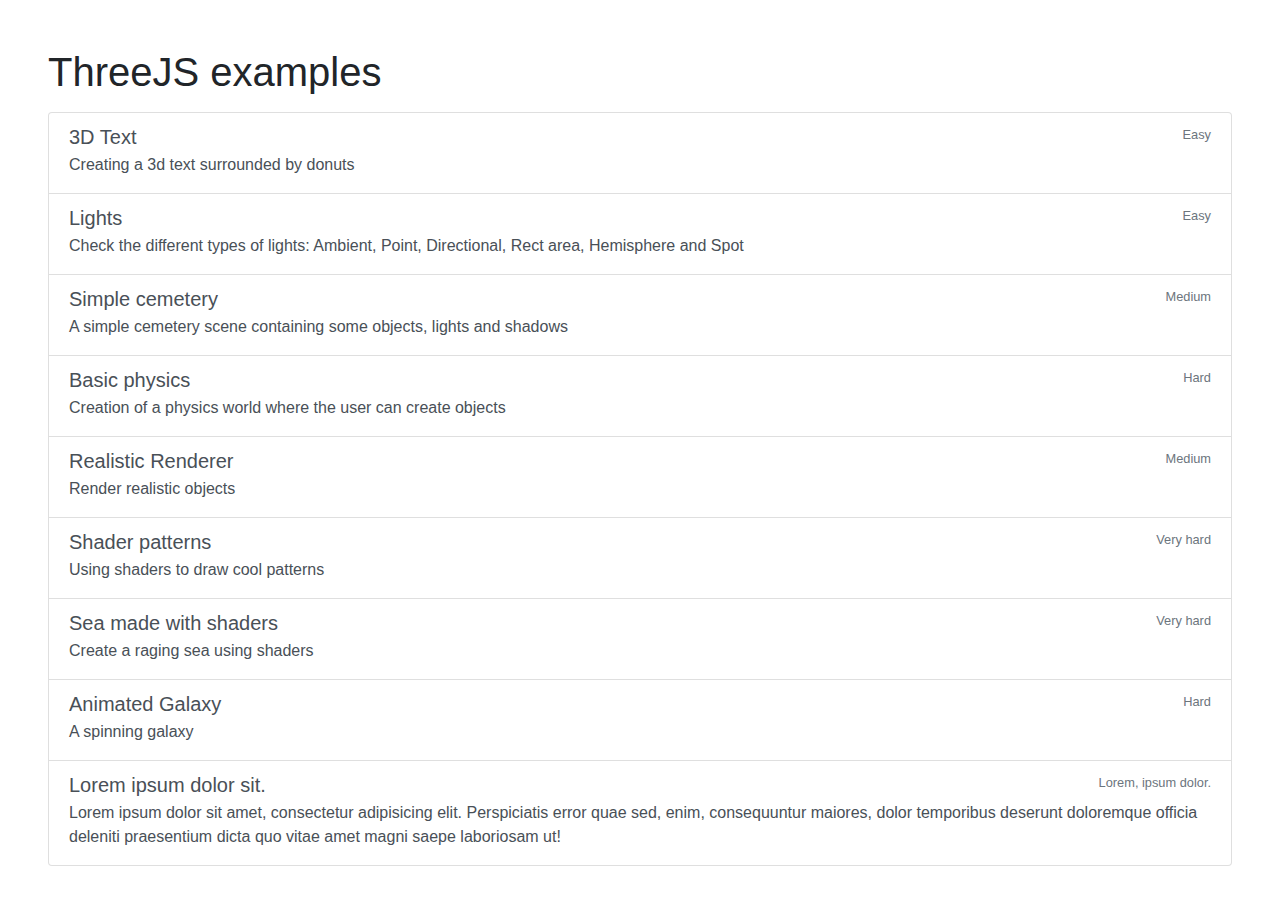
<file: index.html>
<!DOCTYPE html>
<html lang="en">
<head>
    <meta charset="UTF-8">
    <meta http-equiv="X-UA-Compatible" content="IE=edge">
    <meta name="viewport" content="width=device-width, initial-scale=1.0">
    <title>ThreeJS examples</title>
    <link rel="stylesheet" href="https://maxcdn.bootstrapcdn.com/bootstrap/4.0.0/css/bootstrap.min.css" integrity="sha384-Gn5384xqQ1aoWXA+058RXPxPg6fy4IWvTNh0E263XmFcJlSAwiGgFAW/dAiS6JXm" crossorigin="anonymous">
</head>
<body class="m-5">
    <h1>ThreeJS examples</h1>
    <div class="list-group pt-2">
        <!-- Text 3D -->
        <a target="_blank" href="https://angel-4-1.github.io/webgl3d/text/" class="list-group-item list-group-item-action flex-column align-items-start">
          <div class="d-flex w-100 justify-content-between">
            <h5 class="mb-1">3D Text</h5>
            <small class="text-muted">Easy</small>
          </div>
          <p class="mb-1">Creating a 3d text surrounded by donuts</p>
        </a>
        
        <!-- Lights -->
        <a target="_blank" href="https://angel-4-1.github.io/webgl3d/lights/" class="list-group-item list-group-item-action flex-column align-items-start">
          <div class="d-flex w-100 justify-content-between">
            <h5 class="mb-1">Lights</h5>
            <small class="text-muted">Easy</small>
          </div>
          <p class="mb-1">Check the different types of lights: Ambient, Point, Directional, Rect area, Hemisphere and Spot</p>
        </a>

        <!-- Haunted House -->
        <a target="_blank" href="https://angel-4-1.github.io/webgl3d/hauntedhouse/" class="list-group-item list-group-item-action flex-column align-items-start">
          <div class="d-flex w-100 justify-content-between">
            <h5 class="mb-1">Simple cemetery</h5>
            <small class="text-muted">Medium</small>
          </div>
          <p class="mb-1">A simple cemetery scene containing some objects, lights and shadows</p>
        </a>

        <!-- Physics -->
        <a target="_blank" href="https://angel-4-1.github.io/webgl3d/physics/" class="list-group-item list-group-item-action flex-column align-items-start">
          <div class="d-flex w-100 justify-content-between">
            <h5 class="mb-1">Basic physics</h5>
            <small class="text-muted">Hard</small>
          </div>
          <p class="mb-1">Creation of a physics world where the user can create objects</p>
        </a>

        <!-- Realistic Renderer -->
        <a target="_blank" href="https://angel-4-1.github.io/webgl3d/realisticRenderer/" class="list-group-item list-group-item-action flex-column align-items-start">
          <div class="d-flex w-100 justify-content-between">
            <h5 class="mb-1">Realistic Renderer</h5>
            <small class="text-muted">Medium</small>
          </div>
          <p class="mb-1">Render realistic objects</p>
        </a>

        <!-- Shader Patterns -->
        <a target="_blank" href="https://angel-4-1.github.io/webgl3d/shaderPatterns/" class="list-group-item list-group-item-action flex-column align-items-start">
          <div class="d-flex w-100 justify-content-between">
            <h5 class="mb-1">Shader patterns</h5>
            <small class="text-muted">Very hard</small>
          </div>
          <p class="mb-1">Using shaders to draw cool patterns</p>
        </a>

        <!-- Raging sea -->
        <a target="_blank" href="https://angel-4-1.github.io/webgl3d/ragingSea/" class="list-group-item list-group-item-action flex-column align-items-start">
          <div class="d-flex w-100 justify-content-between">
            <h5 class="mb-1">Sea made with shaders</h5>
            <small class="text-muted">Very hard</small>
          </div>
          <p class="mb-1">Create a raging sea using shaders</p>
        </a>

        <!-- Animated galaxy -->
        <a target="_blank" href="https://angel-4-1.github.io/webgl3d/animatedGalaxy/" class="list-group-item list-group-item-action flex-column align-items-start">
          <div class="d-flex w-100 justify-content-between">
            <h5 class="mb-1">Animated Galaxy</h5>
            <small class="text-muted">Hard</small>
          </div>
          <p class="mb-1">A spinning galaxy</p>
        </a>

        <a target="_blank" href="#" class="list-group-item list-group-item-action flex-column align-items-start">
          <div class="d-flex w-100 justify-content-between">
            <h5 class="mb-1">Lorem ipsum dolor sit.</h5>
            <small class="text-muted">Lorem, ipsum dolor.</small>
          </div>
          <p class="mb-1">Lorem ipsum dolor sit amet, consectetur adipisicing elit. Perspiciatis error quae sed, enim, consequuntur maiores, dolor temporibus deserunt doloremque officia deleniti praesentium dicta quo vitae amet magni saepe laboriosam ut!</p>
        </a>
      </div>
</body>
</html>

<style>
    .list-group .list-group-item:hover {
        background-color: rgb(131, 223, 235);
    }
</style>
</file>
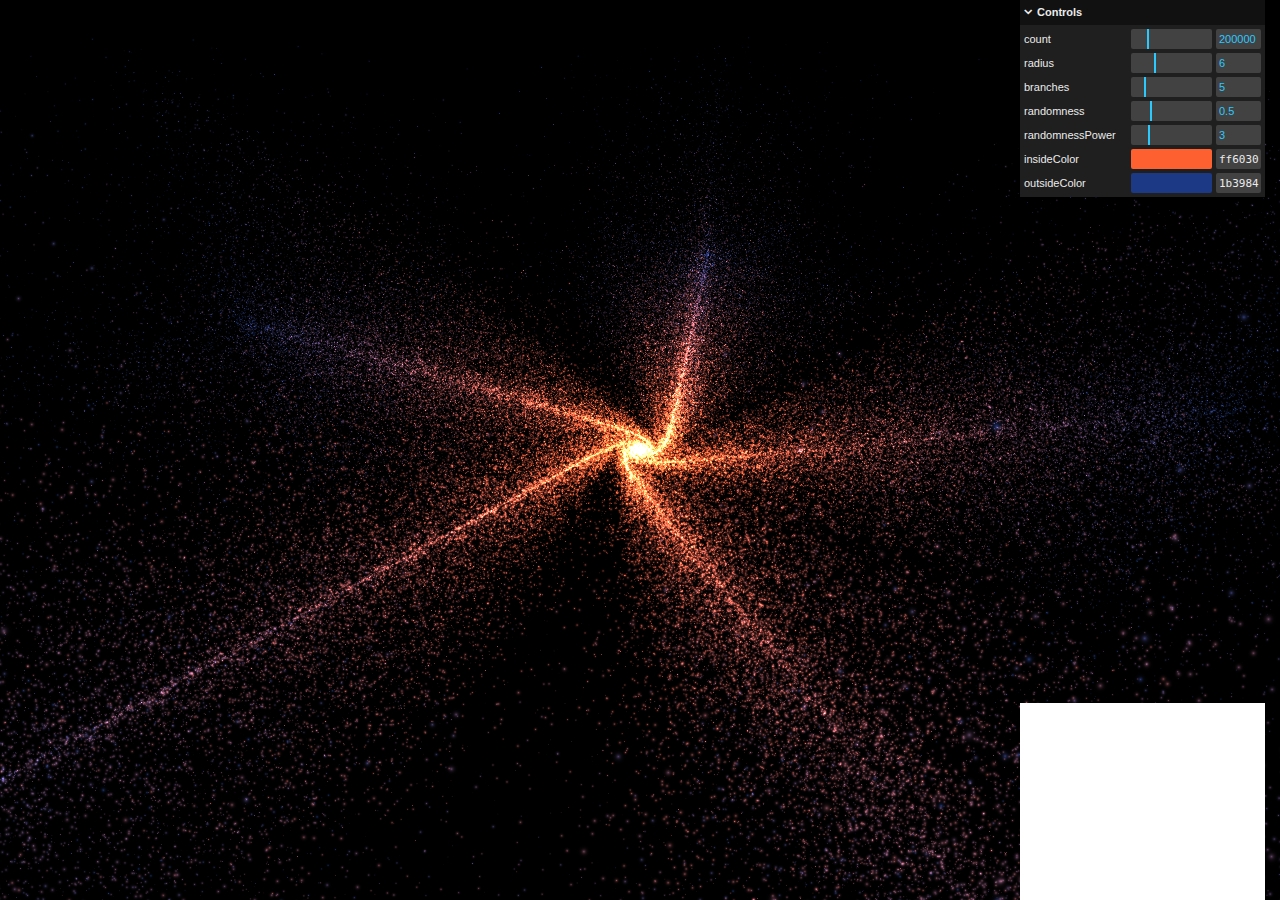
<file: animatedGalaxy/index.html>
<!doctype html><html lang="en"><head><meta charset="UTF-8"><meta name="viewport" content="width=device-width,initial-scale=1"><title>Animated galaxy</title><script defer="defer" src="bundle.40db115a221b158c.js"></script><link href="main.css" rel="stylesheet"></head><body><canvas class="webgl"></canvas></body></html>
</file>
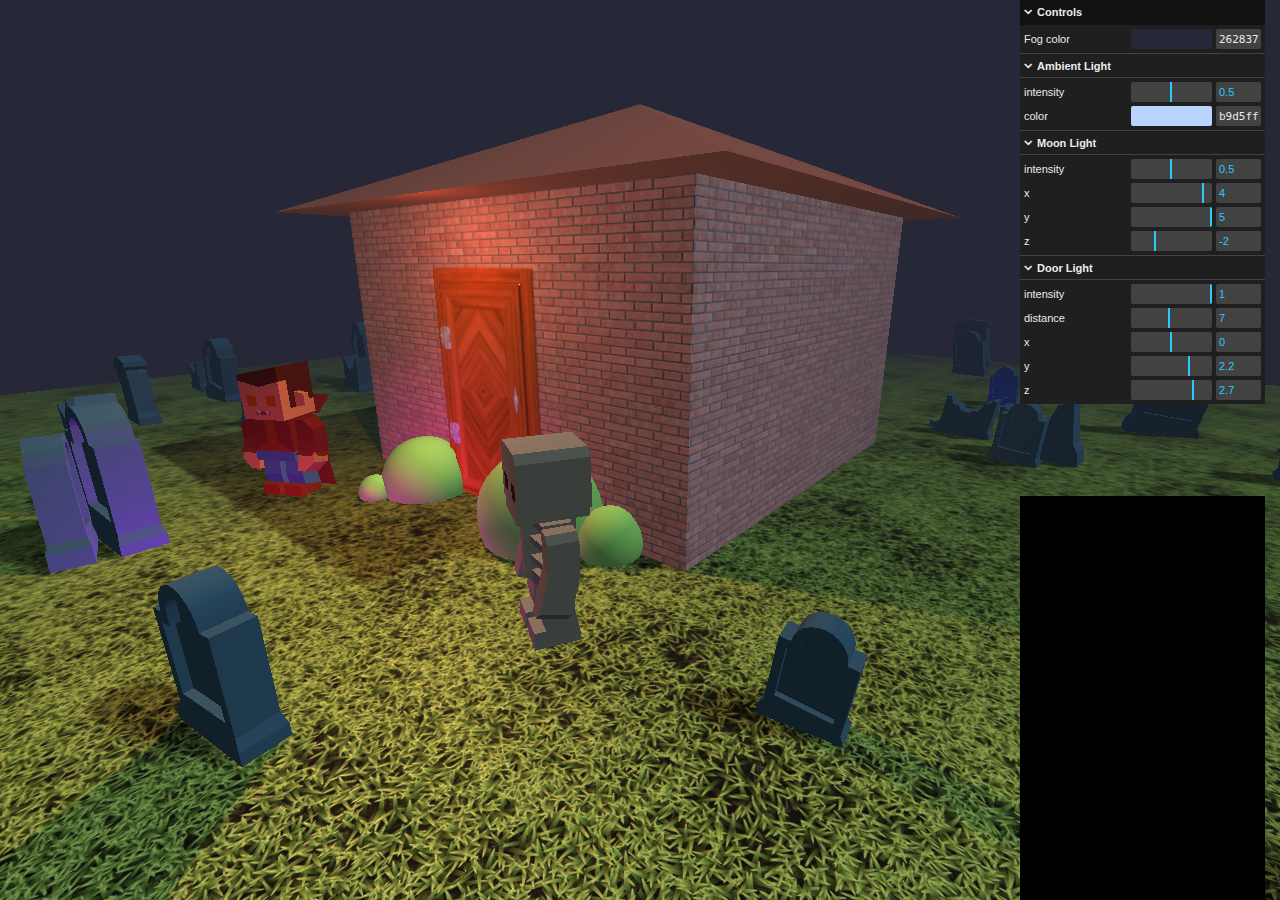
<file: hauntedhouse/index.html>
<!doctype html><html lang="en"><head><meta charset="UTF-8"><meta name="viewport" content="width=device-width,initial-scale=1"><title>17 - Haunted House</title><script defer="defer" src="bundle.060000b283b6f0b1.js"></script><link href="main.css" rel="stylesheet"></head><body><canvas class="webgl"></canvas></body></html>
</file>
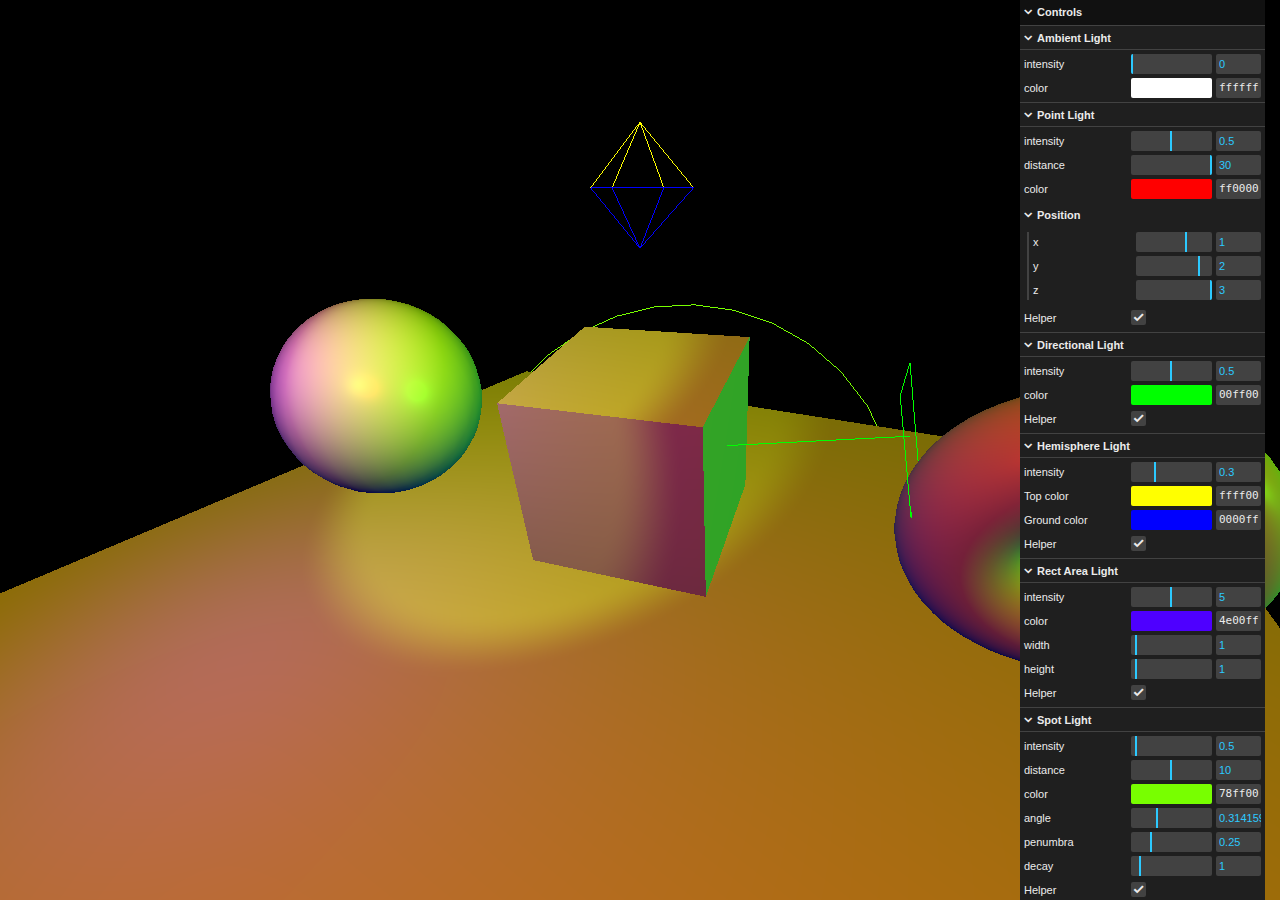
<file: lights/index.html>
<!doctype html><html lang="en"><head><meta charset="UTF-8"><meta name="viewport" content="width=device-width,initial-scale=1"><title>Lights</title><script defer="defer" src="bundle.c95ef5684166a68c.js"></script><link href="main.css" rel="stylesheet"></head><body><canvas class="webgl"></canvas></body></html>
</file>
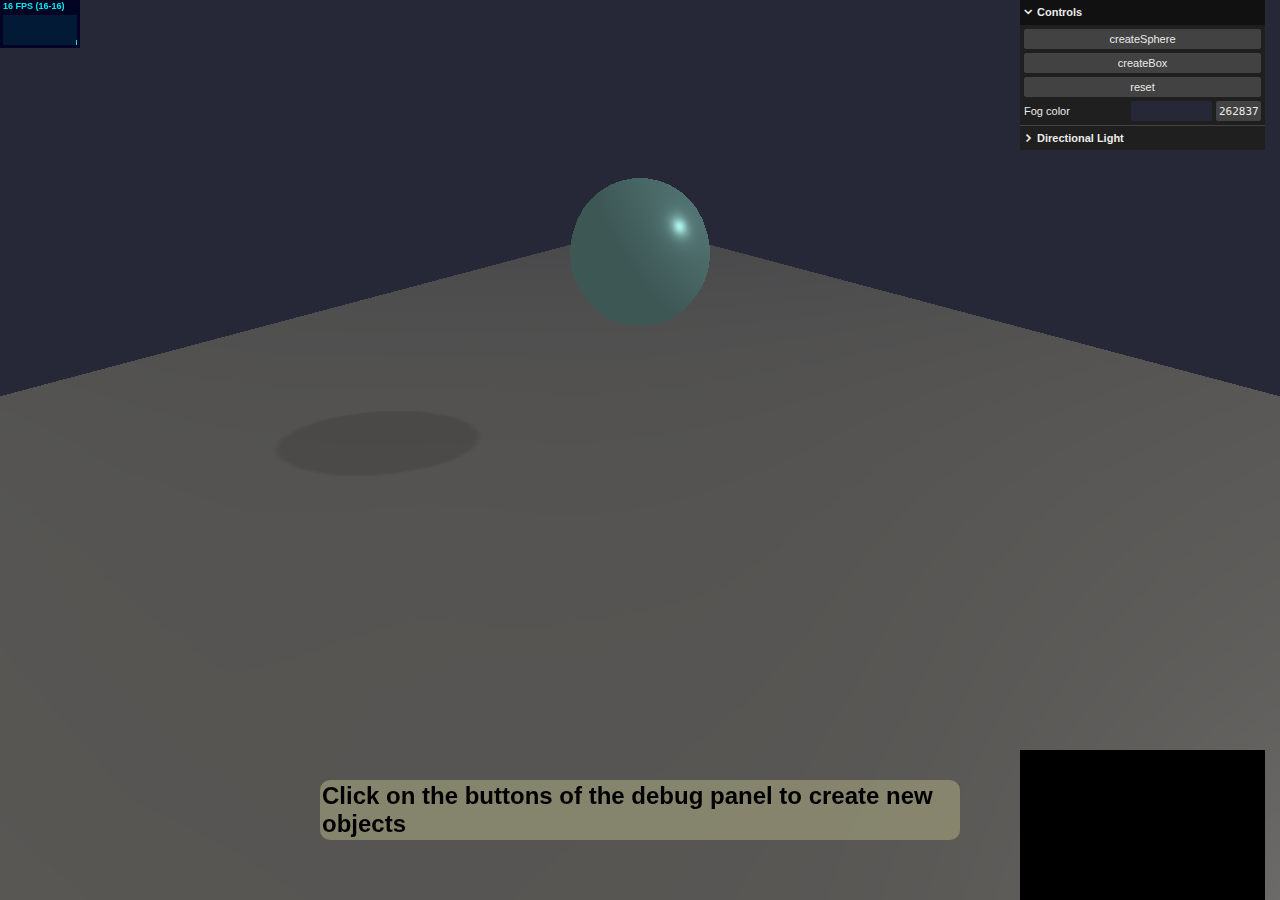
<file: physics/index.html>
<!doctype html><html lang="en"><head><meta charset="UTF-8"><meta name="viewport" content="width=device-width,initial-scale=1"><title>Physics</title><script defer="defer" src="bundle.51ef22e6917dd996.js"></script><link href="main.css" rel="stylesheet"></head><body><canvas class="webgl"></canvas><div class="footer"><h2 class="font">Click on the buttons of the debug panel to create new objects</h2></div></body></html>
</file>
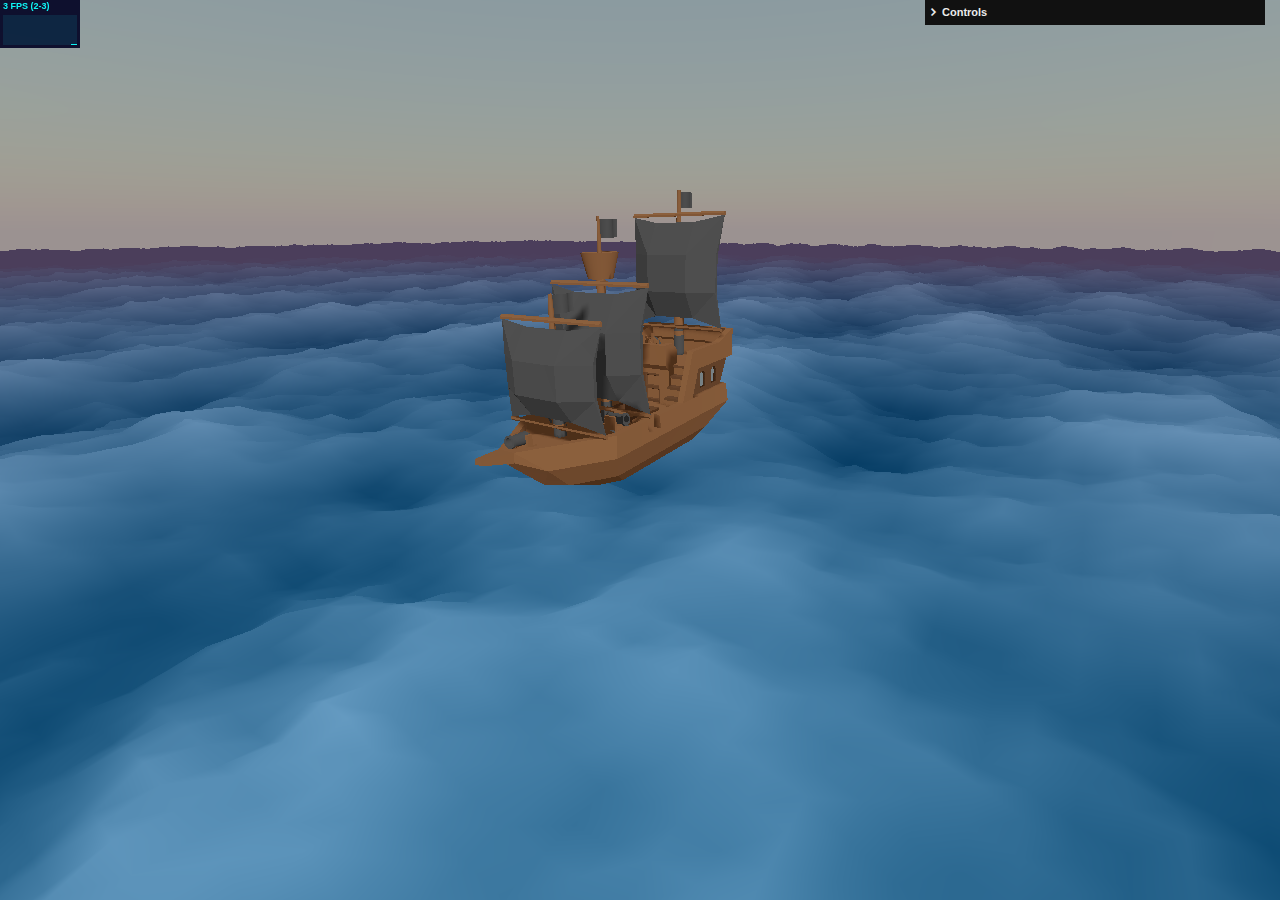
<file: ragingSea/index.html>
<!doctype html><html lang="en"><head><meta charset="UTF-8"><meta name="viewport" content="width=device-width,initial-scale=1"><title>29 - Raging sea</title><script defer="defer" src="bundle.929c4072076a6fa2.js"></script><link href="main.css" rel="stylesheet"></head><body><canvas class="webgl"></canvas></body></html>
</file>
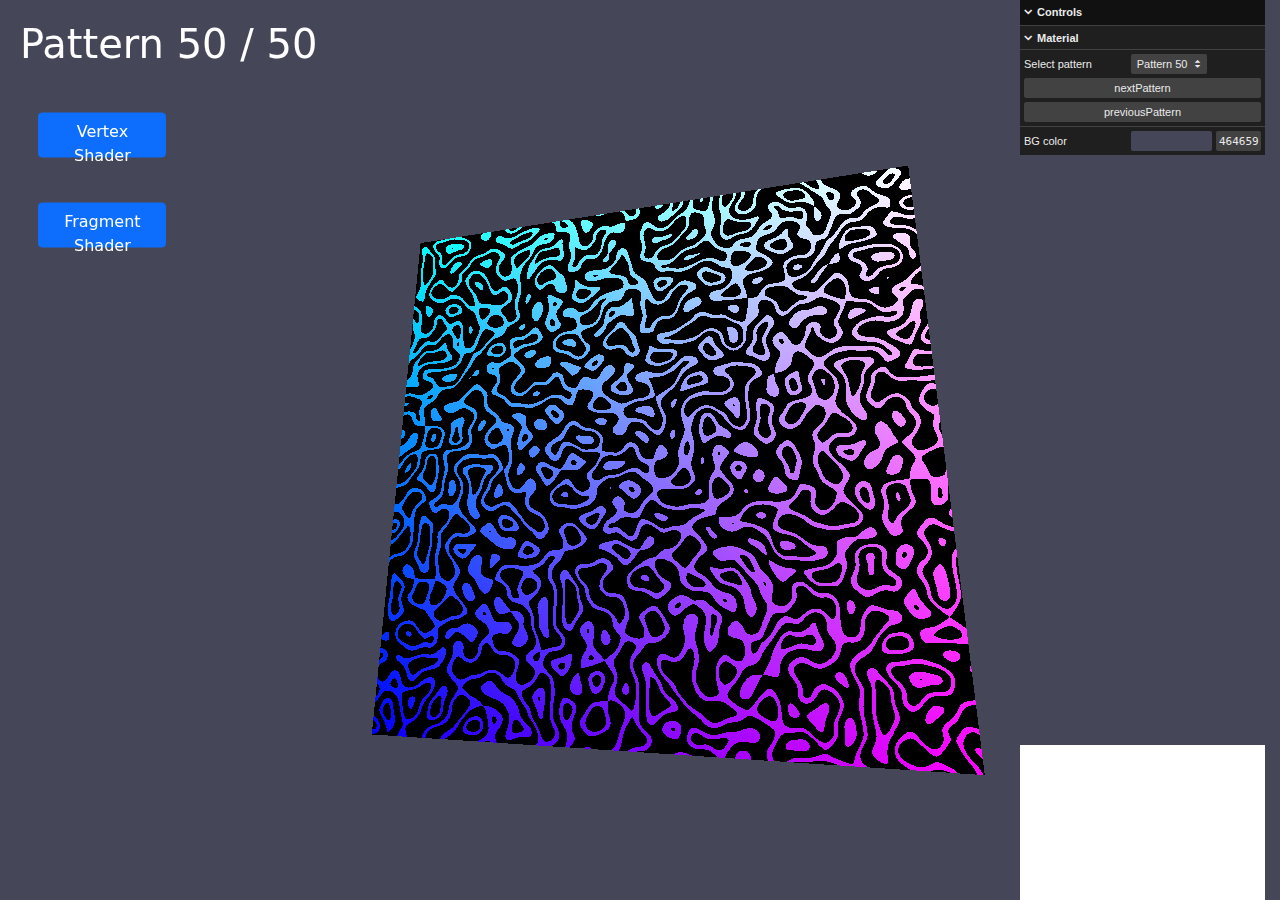
<file: shaderPatterns/index.html>
<!doctype html><html lang="en"><head><meta charset="UTF-8"><meta name="viewport" content="width=device-width,initial-scale=1"><title>Shader patterns</title><script defer="defer" src="bundle.f703e112085396f7.js"></script><link href="main.css" rel="stylesheet"></head><body><canvas class="webgl"></canvas><h1 class="pattern">Pattern <span id="patternNumber">1</span></h1><button class="btn btn-primary shaderButton vsShader" onclick="managePopUp(!0,!0)">Vertex Shader</button><div id="popupVS" class="myModal"><div class="popup"><h2>Vertex shader</h2><a class="close" href="#" onclick="managePopUp(!0,!1)">&times;</a><hr/><pre class="content" id="VScontent"><code class="language-c"></code></pre></div></div><button class="btn btn-primary shaderButton fsShader" onclick="managePopUp(!1,!0)">Fragment Shader</button><div id="popupFS" class="myModal"><div class="popup"><h2>Fragment shader</h2><a class="close" href="#" onclick="managePopUp(!1,!1)">&times;</a><hr/><pre class="content" id="FScontent"><code class="language-c"></code></pre></div></div></body></html><script>function managePopUp(e,t){var i=e?document.getElementById("popupVS"):document.getElementById("popupFS");i.style.visibility=t?"visible":"hidden",i.style.opacity=t?1:0}</script>
</file>
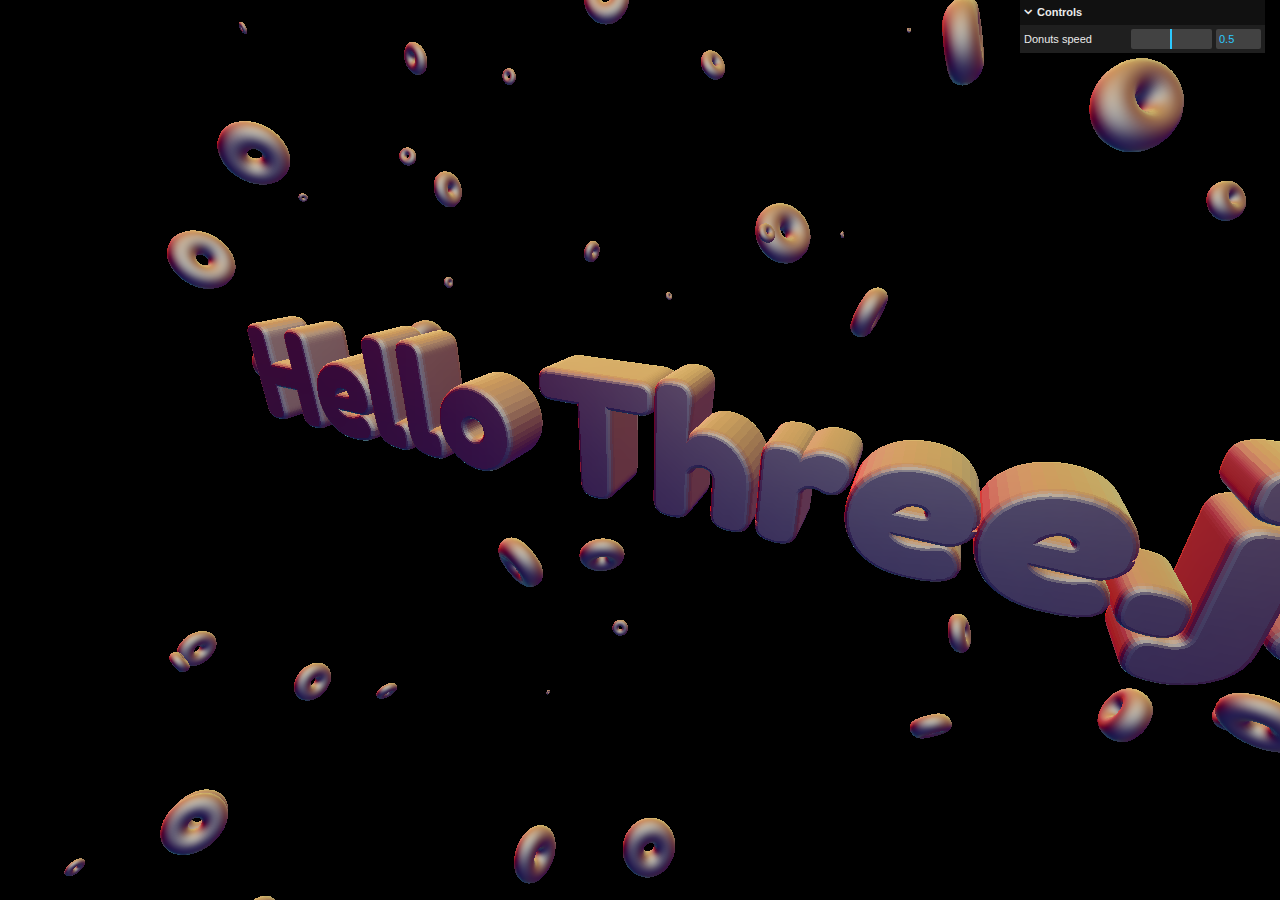
<file: text/index.html>
<!doctype html><html lang="en"><head><meta charset="UTF-8"><meta name="viewport" content="width=device-width,initial-scale=1"><title>13 - 3D Text</title><script defer="defer" src="bundle.426f49f9951002cd.js"></script><link href="main.css" rel="stylesheet"></head><body><canvas class="webgl"></canvas></body></html>
</file>
<file: animatedGalaxy/main.css>
*
{
    margin: 0;
    padding: 0;
}

html,
body
{
    overflow: hidden;
}

.webgl
{
    position: fixed;
    top: 0;
    left: 0;
    outline: none;
}


/*# sourceMappingURL=main.css.map*/
</file>
<file: hauntedhouse/main.css>
*
{
    margin: 0;
    padding: 0;
}

html,
body
{
    overflow: hidden;
}

.webgl
{
    position: fixed;
    top: 0;
    left: 0;
    outline: none;
}


/*# sourceMappingURL=main.css.map*/
</file>
<file: lights/main.css>
*
{
    margin: 0;
    padding: 0;
}

html,
body
{
    overflow: hidden;
}

.webgl
{
    position: fixed;
    top: 0;
    left: 0;
    outline: none;
}


/*# sourceMappingURL=main.css.map*/
</file>
<file: physics/main.css>
*
{
    margin: 0;
    padding: 0;
}

html,
body
{
    overflow: hidden;
}

.webgl
{
    position: fixed;
    top: 0;
    left: 0;
    outline: none;
}

.footer
{
    position: absolute;
    z-index: 10;
    background-color: rgba(163, 162, 125, 0.61);
    left: 50%;
    top: 90%;
    transform: translate(-50%,-50%);
    padding: 2px;
    border-radius: 10px;
}

.font
{
    font-family: 'Gill Sans', 'Gill Sans MT', Calibri, 'Trebuchet MS', sans-serif;
}

/*# sourceMappingURL=main.css.map*/
</file>
<file: ragingSea/main.css>
*
{
    margin: 0;
    padding: 0;
}

html,
body
{
    overflow: hidden;
}

.webgl
{
    position: fixed;
    top: 0;
    left: 0;
    outline: none;
}


/*# sourceMappingURL=main.css.map*/
</file>
<file: text/main.css>
*
{
    margin: 0;
    padding: 0;
}

html,
body
{
    overflow: hidden;
}

.webgl
{
    position: fixed;
    top: 0;
    left: 0;
    outline: none;
}


/*# sourceMappingURL=main.css.map*/
</file>
<file: shaderPatterns/main.css>
@charset "UTF-8";/*!
 * Bootstrap v5.1.3 (https://getbootstrap.com/)
 * Copyright 2011-2021 The Bootstrap Authors
 * Copyright 2011-2021 Twitter, Inc.
 * Licensed under MIT (https://github.com/twbs/bootstrap/blob/main/LICENSE)
 */:root{--bs-blue:#0d6efd;--bs-indigo:#6610f2;--bs-purple:#6f42c1;--bs-pink:#d63384;--bs-red:#dc3545;--bs-orange:#fd7e14;--bs-yellow:#ffc107;--bs-green:#198754;--bs-teal:#20c997;--bs-cyan:#0dcaf0;--bs-white:#fff;--bs-gray:#6c757d;--bs-gray-dark:#343a40;--bs-gray-100:#f8f9fa;--bs-gray-200:#e9ecef;--bs-gray-300:#dee2e6;--bs-gray-400:#ced4da;--bs-gray-500:#adb5bd;--bs-gray-600:#6c757d;--bs-gray-700:#495057;--bs-gray-800:#343a40;--bs-gray-900:#212529;--bs-primary:#0d6efd;--bs-secondary:#6c757d;--bs-success:#198754;--bs-info:#0dcaf0;--bs-warning:#ffc107;--bs-danger:#dc3545;--bs-light:#f8f9fa;--bs-dark:#212529;--bs-primary-rgb:13,110,253;--bs-secondary-rgb:108,117,125;--bs-success-rgb:25,135,84;--bs-info-rgb:13,202,240;--bs-warning-rgb:255,193,7;--bs-danger-rgb:220,53,69;--bs-light-rgb:248,249,250;--bs-dark-rgb:33,37,41;--bs-white-rgb:255,255,255;--bs-black-rgb:0,0,0;--bs-body-color-rgb:33,37,41;--bs-body-bg-rgb:255,255,255;--bs-font-sans-serif:system-ui,-apple-system,"Segoe UI",Roboto,"Helvetica Neue",Arial,"Noto Sans","Liberation Sans",sans-serif,"Apple Color Emoji","Segoe UI Emoji","Segoe UI Symbol","Noto Color Emoji";--bs-font-monospace:SFMono-Regular,Menlo,Monaco,Consolas,"Liberation Mono","Courier New",monospace;--bs-gradient:linear-gradient(180deg, rgba(255, 255, 255, 0.15), rgba(255, 255, 255, 0));--bs-body-font-family:var(--bs-font-sans-serif);--bs-body-font-size:1rem;--bs-body-font-weight:400;--bs-body-line-height:1.5;--bs-body-color:#212529;--bs-body-bg:#fff}*,::after,::before{box-sizing:border-box}@media (prefers-reduced-motion:no-preference){:root{scroll-behavior:smooth}}body{margin:0;font-family:var(--bs-body-font-family);font-size:var(--bs-body-font-size);font-weight:var(--bs-body-font-weight);line-height:var(--bs-body-line-height);color:var(--bs-body-color);text-align:var(--bs-body-text-align);background-color:var(--bs-body-bg);-webkit-text-size-adjust:100%;-webkit-tap-highlight-color:transparent}hr{margin:1rem 0;color:inherit;background-color:currentColor;border:0;opacity:.25}hr:not([size]){height:1px}.h1,.h2,.h3,.h4,.h5,.h6,h1,h2,h3,h4,h5,h6{margin-top:0;margin-bottom:.5rem;font-weight:500;line-height:1.2}.h1,h1{font-size:calc(1.375rem + 1.5vw)}@media (min-width:1200px){.h1,h1{font-size:2.5rem}}.h2,h2{font-size:calc(1.325rem + .9vw)}@media (min-width:1200px){.h2,h2{font-size:2rem}}.h3,h3{font-size:calc(1.3rem + .6vw)}@media (min-width:1200px){.h3,h3{font-size:1.75rem}}.h4,h4{font-size:calc(1.275rem + .3vw)}@media (min-width:1200px){.h4,h4{font-size:1.5rem}}.h5,h5{font-size:1.25rem}.h6,h6{font-size:1rem}p{margin-top:0;margin-bottom:1rem}abbr[data-bs-original-title],abbr[title]{-webkit-text-decoration:underline dotted;text-decoration:underline dotted;cursor:help;-webkit-text-decoration-skip-ink:none;text-decoration-skip-ink:none}address{margin-bottom:1rem;font-style:normal;line-height:inherit}ol,ul{padding-left:2rem}dl,ol,ul{margin-top:0;margin-bottom:1rem}ol ol,ol ul,ul ol,ul ul{margin-bottom:0}dt{font-weight:700}dd{margin-bottom:.5rem;margin-left:0}blockquote{margin:0 0 1rem}b,strong{font-weight:bolder}.small,small{font-size:.875em}.mark,mark{padding:.2em;background-color:#fcf8e3}sub,sup{position:relative;font-size:.75em;line-height:0;vertical-align:baseline}sub{bottom:-.25em}sup{top:-.5em}a{color:#0d6efd;text-decoration:underline}a:hover{color:#0a58ca}a:not([href]):not([class]),a:not([href]):not([class]):hover{color:inherit;text-decoration:none}code,kbd,pre,samp{font-family:var(--bs-font-monospace);font-size:1em;direction:ltr;unicode-bidi:bidi-override}pre{display:block;margin-top:0;margin-bottom:1rem;overflow:auto;font-size:.875em}pre code{font-size:inherit;color:inherit;word-break:normal}code{font-size:.875em;color:#d63384;word-wrap:break-word}a>code{color:inherit}kbd{padding:.2rem .4rem;font-size:.875em;color:#fff;background-color:#212529;border-radius:.2rem}kbd kbd{padding:0;font-size:1em;font-weight:700}figure{margin:0 0 1rem}img,svg{vertical-align:middle}table{caption-side:bottom;border-collapse:collapse}caption{padding-top:.5rem;padding-bottom:.5rem;color:#6c757d;text-align:left}th{text-align:inherit;text-align:-webkit-match-parent}tbody,td,tfoot,th,thead,tr{border-color:inherit;border-style:solid;border-width:0}label{display:inline-block}button{border-radius:0}button:focus:not(:focus-visible){outline:0}button,input,optgroup,select,textarea{margin:0;font-family:inherit;font-size:inherit;line-height:inherit}button,select{text-transform:none}[role=button]{cursor:pointer}select{word-wrap:normal}select:disabled{opacity:1}[list]::-webkit-calendar-picker-indicator{display:none}[type=button],[type=reset],[type=submit],button{-webkit-appearance:button}[type=button]:not(:disabled),[type=reset]:not(:disabled),[type=submit]:not(:disabled),button:not(:disabled){cursor:pointer}::-moz-focus-inner{padding:0;border-style:none}textarea{resize:vertical}fieldset{min-width:0;padding:0;margin:0;border:0}legend{float:left;width:100%;padding:0;margin-bottom:.5rem;font-size:calc(1.275rem + .3vw);line-height:inherit}@media (min-width:1200px){legend{font-size:1.5rem}}legend+*{clear:left}::-webkit-datetime-edit-day-field,::-webkit-datetime-edit-fields-wrapper,::-webkit-datetime-edit-hour-field,::-webkit-datetime-edit-minute,::-webkit-datetime-edit-month-field,::-webkit-datetime-edit-text,::-webkit-datetime-edit-year-field{padding:0}::-webkit-inner-spin-button{height:auto}[type=search]{outline-offset:-2px;-webkit-appearance:textfield}::-webkit-search-decoration{-webkit-appearance:none}::-webkit-color-swatch-wrapper{padding:0}::-webkit-file-upload-button{font:inherit}::file-selector-button{font:inherit}::-webkit-file-upload-button{font:inherit;-webkit-appearance:button}output{display:inline-block}iframe{border:0}summary{display:list-item;cursor:pointer}progress{vertical-align:baseline}[hidden]{display:none!important}.lead{font-size:1.25rem;font-weight:300}.display-1{font-size:calc(1.625rem + 4.5vw);font-weight:300;line-height:1.2}@media (min-width:1200px){.display-1{font-size:5rem}}.display-2{font-size:calc(1.575rem + 3.9vw);font-weight:300;line-height:1.2}@media (min-width:1200px){.display-2{font-size:4.5rem}}.display-3{font-size:calc(1.525rem + 3.3vw);font-weight:300;line-height:1.2}@media (min-width:1200px){.display-3{font-size:4rem}}.display-4{font-size:calc(1.475rem + 2.7vw);font-weight:300;line-height:1.2}@media (min-width:1200px){.display-4{font-size:3.5rem}}.display-5{font-size:calc(1.425rem + 2.1vw);font-weight:300;line-height:1.2}@media (min-width:1200px){.display-5{font-size:3rem}}.display-6{font-size:calc(1.375rem + 1.5vw);font-weight:300;line-height:1.2}@media (min-width:1200px){.display-6{font-size:2.5rem}}.list-unstyled{padding-left:0;list-style:none}.list-inline{padding-left:0;list-style:none}.list-inline-item{display:inline-block}.list-inline-item:not(:last-child){margin-right:.5rem}.initialism{font-size:.875em;text-transform:uppercase}.blockquote{margin-bottom:1rem;font-size:1.25rem}.blockquote>:last-child{margin-bottom:0}.blockquote-footer{margin-top:-1rem;margin-bottom:1rem;font-size:.875em;color:#6c757d}.blockquote-footer::before{content:"— "}.img-fluid{max-width:100%;height:auto}.img-thumbnail{padding:.25rem;background-color:#fff;border:1px solid #dee2e6;border-radius:.25rem;max-width:100%;height:auto}.figure{display:inline-block}.figure-img{margin-bottom:.5rem;line-height:1}.figure-caption{font-size:.875em;color:#6c757d}.container,.container-fluid,.container-lg,.container-md,.container-sm,.container-xl,.container-xxl{width:100%;padding-right:var(--bs-gutter-x,.75rem);padding-left:var(--bs-gutter-x,.75rem);margin-right:auto;margin-left:auto}@media (min-width:576px){.container,.container-sm{max-width:540px}}@media (min-width:768px){.container,.container-md,.container-sm{max-width:720px}}@media (min-width:992px){.container,.container-lg,.container-md,.container-sm{max-width:960px}}@media (min-width:1200px){.container,.container-lg,.container-md,.container-sm,.container-xl{max-width:1140px}}@media (min-width:1400px){.container,.container-lg,.container-md,.container-sm,.container-xl,.container-xxl{max-width:1320px}}.row{--bs-gutter-x:1.5rem;--bs-gutter-y:0;display:flex;flex-wrap:wrap;margin-top:calc(-1 * var(--bs-gutter-y));margin-right:calc(-.5 * var(--bs-gutter-x));margin-left:calc(-.5 * var(--bs-gutter-x))}.row>*{flex-shrink:0;width:100%;max-width:100%;padding-right:calc(var(--bs-gutter-x) * .5);padding-left:calc(var(--bs-gutter-x) * .5);margin-top:var(--bs-gutter-y)}.col{flex:1 0 0%}.row-cols-auto>*{flex:0 0 auto;width:auto}.row-cols-1>*{flex:0 0 auto;width:100%}.row-cols-2>*{flex:0 0 auto;width:50%}.row-cols-3>*{flex:0 0 auto;width:33.3333333333%}.row-cols-4>*{flex:0 0 auto;width:25%}.row-cols-5>*{flex:0 0 auto;width:20%}.row-cols-6>*{flex:0 0 auto;width:16.6666666667%}.col-auto{flex:0 0 auto;width:auto}.col-1{flex:0 0 auto;width:8.33333333%}.col-2{flex:0 0 auto;width:16.66666667%}.col-3{flex:0 0 auto;width:25%}.col-4{flex:0 0 auto;width:33.33333333%}.col-5{flex:0 0 auto;width:41.66666667%}.col-6{flex:0 0 auto;width:50%}.col-7{flex:0 0 auto;width:58.33333333%}.col-8{flex:0 0 auto;width:66.66666667%}.col-9{flex:0 0 auto;width:75%}.col-10{flex:0 0 auto;width:83.33333333%}.col-11{flex:0 0 auto;width:91.66666667%}.col-12{flex:0 0 auto;width:100%}.offset-1{margin-left:8.33333333%}.offset-2{margin-left:16.66666667%}.offset-3{margin-left:25%}.offset-4{margin-left:33.33333333%}.offset-5{margin-left:41.66666667%}.offset-6{margin-left:50%}.offset-7{margin-left:58.33333333%}.offset-8{margin-left:66.66666667%}.offset-9{margin-left:75%}.offset-10{margin-left:83.33333333%}.offset-11{margin-left:91.66666667%}.g-0,.gx-0{--bs-gutter-x:0}.g-0,.gy-0{--bs-gutter-y:0}.g-1,.gx-1{--bs-gutter-x:0.25rem}.g-1,.gy-1{--bs-gutter-y:0.25rem}.g-2,.gx-2{--bs-gutter-x:0.5rem}.g-2,.gy-2{--bs-gutter-y:0.5rem}.g-3,.gx-3{--bs-gutter-x:1rem}.g-3,.gy-3{--bs-gutter-y:1rem}.g-4,.gx-4{--bs-gutter-x:1.5rem}.g-4,.gy-4{--bs-gutter-y:1.5rem}.g-5,.gx-5{--bs-gutter-x:3rem}.g-5,.gy-5{--bs-gutter-y:3rem}@media (min-width:576px){.col-sm{flex:1 0 0%}.row-cols-sm-auto>*{flex:0 0 auto;width:auto}.row-cols-sm-1>*{flex:0 0 auto;width:100%}.row-cols-sm-2>*{flex:0 0 auto;width:50%}.row-cols-sm-3>*{flex:0 0 auto;width:33.3333333333%}.row-cols-sm-4>*{flex:0 0 auto;width:25%}.row-cols-sm-5>*{flex:0 0 auto;width:20%}.row-cols-sm-6>*{flex:0 0 auto;width:16.6666666667%}.col-sm-auto{flex:0 0 auto;width:auto}.col-sm-1{flex:0 0 auto;width:8.33333333%}.col-sm-2{flex:0 0 auto;width:16.66666667%}.col-sm-3{flex:0 0 auto;width:25%}.col-sm-4{flex:0 0 auto;width:33.33333333%}.col-sm-5{flex:0 0 auto;width:41.66666667%}.col-sm-6{flex:0 0 auto;width:50%}.col-sm-7{flex:0 0 auto;width:58.33333333%}.col-sm-8{flex:0 0 auto;width:66.66666667%}.col-sm-9{flex:0 0 auto;width:75%}.col-sm-10{flex:0 0 auto;width:83.33333333%}.col-sm-11{flex:0 0 auto;width:91.66666667%}.col-sm-12{flex:0 0 auto;width:100%}.offset-sm-0{margin-left:0}.offset-sm-1{margin-left:8.33333333%}.offset-sm-2{margin-left:16.66666667%}.offset-sm-3{margin-left:25%}.offset-sm-4{margin-left:33.33333333%}.offset-sm-5{margin-left:41.66666667%}.offset-sm-6{margin-left:50%}.offset-sm-7{margin-left:58.33333333%}.offset-sm-8{margin-left:66.66666667%}.offset-sm-9{margin-left:75%}.offset-sm-10{margin-left:83.33333333%}.offset-sm-11{margin-left:91.66666667%}.g-sm-0,.gx-sm-0{--bs-gutter-x:0}.g-sm-0,.gy-sm-0{--bs-gutter-y:0}.g-sm-1,.gx-sm-1{--bs-gutter-x:0.25rem}.g-sm-1,.gy-sm-1{--bs-gutter-y:0.25rem}.g-sm-2,.gx-sm-2{--bs-gutter-x:0.5rem}.g-sm-2,.gy-sm-2{--bs-gutter-y:0.5rem}.g-sm-3,.gx-sm-3{--bs-gutter-x:1rem}.g-sm-3,.gy-sm-3{--bs-gutter-y:1rem}.g-sm-4,.gx-sm-4{--bs-gutter-x:1.5rem}.g-sm-4,.gy-sm-4{--bs-gutter-y:1.5rem}.g-sm-5,.gx-sm-5{--bs-gutter-x:3rem}.g-sm-5,.gy-sm-5{--bs-gutter-y:3rem}}@media (min-width:768px){.col-md{flex:1 0 0%}.row-cols-md-auto>*{flex:0 0 auto;width:auto}.row-cols-md-1>*{flex:0 0 auto;width:100%}.row-cols-md-2>*{flex:0 0 auto;width:50%}.row-cols-md-3>*{flex:0 0 auto;width:33.3333333333%}.row-cols-md-4>*{flex:0 0 auto;width:25%}.row-cols-md-5>*{flex:0 0 auto;width:20%}.row-cols-md-6>*{flex:0 0 auto;width:16.6666666667%}.col-md-auto{flex:0 0 auto;width:auto}.col-md-1{flex:0 0 auto;width:8.33333333%}.col-md-2{flex:0 0 auto;width:16.66666667%}.col-md-3{flex:0 0 auto;width:25%}.col-md-4{flex:0 0 auto;width:33.33333333%}.col-md-5{flex:0 0 auto;width:41.66666667%}.col-md-6{flex:0 0 auto;width:50%}.col-md-7{flex:0 0 auto;width:58.33333333%}.col-md-8{flex:0 0 auto;width:66.66666667%}.col-md-9{flex:0 0 auto;width:75%}.col-md-10{flex:0 0 auto;width:83.33333333%}.col-md-11{flex:0 0 auto;width:91.66666667%}.col-md-12{flex:0 0 auto;width:100%}.offset-md-0{margin-left:0}.offset-md-1{margin-left:8.33333333%}.offset-md-2{margin-left:16.66666667%}.offset-md-3{margin-left:25%}.offset-md-4{margin-left:33.33333333%}.offset-md-5{margin-left:41.66666667%}.offset-md-6{margin-left:50%}.offset-md-7{margin-left:58.33333333%}.offset-md-8{margin-left:66.66666667%}.offset-md-9{margin-left:75%}.offset-md-10{margin-left:83.33333333%}.offset-md-11{margin-left:91.66666667%}.g-md-0,.gx-md-0{--bs-gutter-x:0}.g-md-0,.gy-md-0{--bs-gutter-y:0}.g-md-1,.gx-md-1{--bs-gutter-x:0.25rem}.g-md-1,.gy-md-1{--bs-gutter-y:0.25rem}.g-md-2,.gx-md-2{--bs-gutter-x:0.5rem}.g-md-2,.gy-md-2{--bs-gutter-y:0.5rem}.g-md-3,.gx-md-3{--bs-gutter-x:1rem}.g-md-3,.gy-md-3{--bs-gutter-y:1rem}.g-md-4,.gx-md-4{--bs-gutter-x:1.5rem}.g-md-4,.gy-md-4{--bs-gutter-y:1.5rem}.g-md-5,.gx-md-5{--bs-gutter-x:3rem}.g-md-5,.gy-md-5{--bs-gutter-y:3rem}}@media (min-width:992px){.col-lg{flex:1 0 0%}.row-cols-lg-auto>*{flex:0 0 auto;width:auto}.row-cols-lg-1>*{flex:0 0 auto;width:100%}.row-cols-lg-2>*{flex:0 0 auto;width:50%}.row-cols-lg-3>*{flex:0 0 auto;width:33.3333333333%}.row-cols-lg-4>*{flex:0 0 auto;width:25%}.row-cols-lg-5>*{flex:0 0 auto;width:20%}.row-cols-lg-6>*{flex:0 0 auto;width:16.6666666667%}.col-lg-auto{flex:0 0 auto;width:auto}.col-lg-1{flex:0 0 auto;width:8.33333333%}.col-lg-2{flex:0 0 auto;width:16.66666667%}.col-lg-3{flex:0 0 auto;width:25%}.col-lg-4{flex:0 0 auto;width:33.33333333%}.col-lg-5{flex:0 0 auto;width:41.66666667%}.col-lg-6{flex:0 0 auto;width:50%}.col-lg-7{flex:0 0 auto;width:58.33333333%}.col-lg-8{flex:0 0 auto;width:66.66666667%}.col-lg-9{flex:0 0 auto;width:75%}.col-lg-10{flex:0 0 auto;width:83.33333333%}.col-lg-11{flex:0 0 auto;width:91.66666667%}.col-lg-12{flex:0 0 auto;width:100%}.offset-lg-0{margin-left:0}.offset-lg-1{margin-left:8.33333333%}.offset-lg-2{margin-left:16.66666667%}.offset-lg-3{margin-left:25%}.offset-lg-4{margin-left:33.33333333%}.offset-lg-5{margin-left:41.66666667%}.offset-lg-6{margin-left:50%}.offset-lg-7{margin-left:58.33333333%}.offset-lg-8{margin-left:66.66666667%}.offset-lg-9{margin-left:75%}.offset-lg-10{margin-left:83.33333333%}.offset-lg-11{margin-left:91.66666667%}.g-lg-0,.gx-lg-0{--bs-gutter-x:0}.g-lg-0,.gy-lg-0{--bs-gutter-y:0}.g-lg-1,.gx-lg-1{--bs-gutter-x:0.25rem}.g-lg-1,.gy-lg-1{--bs-gutter-y:0.25rem}.g-lg-2,.gx-lg-2{--bs-gutter-x:0.5rem}.g-lg-2,.gy-lg-2{--bs-gutter-y:0.5rem}.g-lg-3,.gx-lg-3{--bs-gutter-x:1rem}.g-lg-3,.gy-lg-3{--bs-gutter-y:1rem}.g-lg-4,.gx-lg-4{--bs-gutter-x:1.5rem}.g-lg-4,.gy-lg-4{--bs-gutter-y:1.5rem}.g-lg-5,.gx-lg-5{--bs-gutter-x:3rem}.g-lg-5,.gy-lg-5{--bs-gutter-y:3rem}}@media (min-width:1200px){.col-xl{flex:1 0 0%}.row-cols-xl-auto>*{flex:0 0 auto;width:auto}.row-cols-xl-1>*{flex:0 0 auto;width:100%}.row-cols-xl-2>*{flex:0 0 auto;width:50%}.row-cols-xl-3>*{flex:0 0 auto;width:33.3333333333%}.row-cols-xl-4>*{flex:0 0 auto;width:25%}.row-cols-xl-5>*{flex:0 0 auto;width:20%}.row-cols-xl-6>*{flex:0 0 auto;width:16.6666666667%}.col-xl-auto{flex:0 0 auto;width:auto}.col-xl-1{flex:0 0 auto;width:8.33333333%}.col-xl-2{flex:0 0 auto;width:16.66666667%}.col-xl-3{flex:0 0 auto;width:25%}.col-xl-4{flex:0 0 auto;width:33.33333333%}.col-xl-5{flex:0 0 auto;width:41.66666667%}.col-xl-6{flex:0 0 auto;width:50%}.col-xl-7{flex:0 0 auto;width:58.33333333%}.col-xl-8{flex:0 0 auto;width:66.66666667%}.col-xl-9{flex:0 0 auto;width:75%}.col-xl-10{flex:0 0 auto;width:83.33333333%}.col-xl-11{flex:0 0 auto;width:91.66666667%}.col-xl-12{flex:0 0 auto;width:100%}.offset-xl-0{margin-left:0}.offset-xl-1{margin-left:8.33333333%}.offset-xl-2{margin-left:16.66666667%}.offset-xl-3{margin-left:25%}.offset-xl-4{margin-left:33.33333333%}.offset-xl-5{margin-left:41.66666667%}.offset-xl-6{margin-left:50%}.offset-xl-7{margin-left:58.33333333%}.offset-xl-8{margin-left:66.66666667%}.offset-xl-9{margin-left:75%}.offset-xl-10{margin-left:83.33333333%}.offset-xl-11{margin-left:91.66666667%}.g-xl-0,.gx-xl-0{--bs-gutter-x:0}.g-xl-0,.gy-xl-0{--bs-gutter-y:0}.g-xl-1,.gx-xl-1{--bs-gutter-x:0.25rem}.g-xl-1,.gy-xl-1{--bs-gutter-y:0.25rem}.g-xl-2,.gx-xl-2{--bs-gutter-x:0.5rem}.g-xl-2,.gy-xl-2{--bs-gutter-y:0.5rem}.g-xl-3,.gx-xl-3{--bs-gutter-x:1rem}.g-xl-3,.gy-xl-3{--bs-gutter-y:1rem}.g-xl-4,.gx-xl-4{--bs-gutter-x:1.5rem}.g-xl-4,.gy-xl-4{--bs-gutter-y:1.5rem}.g-xl-5,.gx-xl-5{--bs-gutter-x:3rem}.g-xl-5,.gy-xl-5{--bs-gutter-y:3rem}}@media (min-width:1400px){.col-xxl{flex:1 0 0%}.row-cols-xxl-auto>*{flex:0 0 auto;width:auto}.row-cols-xxl-1>*{flex:0 0 auto;width:100%}.row-cols-xxl-2>*{flex:0 0 auto;width:50%}.row-cols-xxl-3>*{flex:0 0 auto;width:33.3333333333%}.row-cols-xxl-4>*{flex:0 0 auto;width:25%}.row-cols-xxl-5>*{flex:0 0 auto;width:20%}.row-cols-xxl-6>*{flex:0 0 auto;width:16.6666666667%}.col-xxl-auto{flex:0 0 auto;width:auto}.col-xxl-1{flex:0 0 auto;width:8.33333333%}.col-xxl-2{flex:0 0 auto;width:16.66666667%}.col-xxl-3{flex:0 0 auto;width:25%}.col-xxl-4{flex:0 0 auto;width:33.33333333%}.col-xxl-5{flex:0 0 auto;width:41.66666667%}.col-xxl-6{flex:0 0 auto;width:50%}.col-xxl-7{flex:0 0 auto;width:58.33333333%}.col-xxl-8{flex:0 0 auto;width:66.66666667%}.col-xxl-9{flex:0 0 auto;width:75%}.col-xxl-10{flex:0 0 auto;width:83.33333333%}.col-xxl-11{flex:0 0 auto;width:91.66666667%}.col-xxl-12{flex:0 0 auto;width:100%}.offset-xxl-0{margin-left:0}.offset-xxl-1{margin-left:8.33333333%}.offset-xxl-2{margin-left:16.66666667%}.offset-xxl-3{margin-left:25%}.offset-xxl-4{margin-left:33.33333333%}.offset-xxl-5{margin-left:41.66666667%}.offset-xxl-6{margin-left:50%}.offset-xxl-7{margin-left:58.33333333%}.offset-xxl-8{margin-left:66.66666667%}.offset-xxl-9{margin-left:75%}.offset-xxl-10{margin-left:83.33333333%}.offset-xxl-11{margin-left:91.66666667%}.g-xxl-0,.gx-xxl-0{--bs-gutter-x:0}.g-xxl-0,.gy-xxl-0{--bs-gutter-y:0}.g-xxl-1,.gx-xxl-1{--bs-gutter-x:0.25rem}.g-xxl-1,.gy-xxl-1{--bs-gutter-y:0.25rem}.g-xxl-2,.gx-xxl-2{--bs-gutter-x:0.5rem}.g-xxl-2,.gy-xxl-2{--bs-gutter-y:0.5rem}.g-xxl-3,.gx-xxl-3{--bs-gutter-x:1rem}.g-xxl-3,.gy-xxl-3{--bs-gutter-y:1rem}.g-xxl-4,.gx-xxl-4{--bs-gutter-x:1.5rem}.g-xxl-4,.gy-xxl-4{--bs-gutter-y:1.5rem}.g-xxl-5,.gx-xxl-5{--bs-gutter-x:3rem}.g-xxl-5,.gy-xxl-5{--bs-gutter-y:3rem}}.table{--bs-table-bg:transparent;--bs-table-accent-bg:transparent;--bs-table-striped-color:#212529;--bs-table-striped-bg:rgba(0, 0, 0, 0.05);--bs-table-active-color:#212529;--bs-table-active-bg:rgba(0, 0, 0, 0.1);--bs-table-hover-color:#212529;--bs-table-hover-bg:rgba(0, 0, 0, 0.075);width:100%;margin-bottom:1rem;color:#212529;vertical-align:top;border-color:#dee2e6}.table>:not(caption)>*>*{padding:.5rem .5rem;background-color:var(--bs-table-bg);border-bottom-width:1px;box-shadow:inset 0 0 0 9999px var(--bs-table-accent-bg)}.table>tbody{vertical-align:inherit}.table>thead{vertical-align:bottom}.table>:not(:first-child){border-top:2px solid currentColor}.caption-top{caption-side:top}.table-sm>:not(caption)>*>*{padding:.25rem .25rem}.table-bordered>:not(caption)>*{border-width:1px 0}.table-bordered>:not(caption)>*>*{border-width:0 1px}.table-borderless>:not(caption)>*>*{border-bottom-width:0}.table-borderless>:not(:first-child){border-top-width:0}.table-striped>tbody>tr:nth-of-type(odd)>*{--bs-table-accent-bg:var(--bs-table-striped-bg);color:var(--bs-table-striped-color)}.table-active{--bs-table-accent-bg:var(--bs-table-active-bg);color:var(--bs-table-active-color)}.table-hover>tbody>tr:hover>*{--bs-table-accent-bg:var(--bs-table-hover-bg);color:var(--bs-table-hover-color)}.table-primary{--bs-table-bg:#cfe2ff;--bs-table-striped-bg:#c5d7f2;--bs-table-striped-color:#000;--bs-table-active-bg:#bacbe6;--bs-table-active-color:#000;--bs-table-hover-bg:#bfd1ec;--bs-table-hover-color:#000;color:#000;border-color:#bacbe6}.table-secondary{--bs-table-bg:#e2e3e5;--bs-table-striped-bg:#d7d8da;--bs-table-striped-color:#000;--bs-table-active-bg:#cbccce;--bs-table-active-color:#000;--bs-table-hover-bg:#d1d2d4;--bs-table-hover-color:#000;color:#000;border-color:#cbccce}.table-success{--bs-table-bg:#d1e7dd;--bs-table-striped-bg:#c7dbd2;--bs-table-striped-color:#000;--bs-table-active-bg:#bcd0c7;--bs-table-active-color:#000;--bs-table-hover-bg:#c1d6cc;--bs-table-hover-color:#000;color:#000;border-color:#bcd0c7}.table-info{--bs-table-bg:#cff4fc;--bs-table-striped-bg:#c5e8ef;--bs-table-striped-color:#000;--bs-table-active-bg:#badce3;--bs-table-active-color:#000;--bs-table-hover-bg:#bfe2e9;--bs-table-hover-color:#000;color:#000;border-color:#badce3}.table-warning{--bs-table-bg:#fff3cd;--bs-table-striped-bg:#f2e7c3;--bs-table-striped-color:#000;--bs-table-active-bg:#e6dbb9;--bs-table-active-color:#000;--bs-table-hover-bg:#ece1be;--bs-table-hover-color:#000;color:#000;border-color:#e6dbb9}.table-danger{--bs-table-bg:#f8d7da;--bs-table-striped-bg:#eccccf;--bs-table-striped-color:#000;--bs-table-active-bg:#dfc2c4;--bs-table-active-color:#000;--bs-table-hover-bg:#e5c7ca;--bs-table-hover-color:#000;color:#000;border-color:#dfc2c4}.table-light{--bs-table-bg:#f8f9fa;--bs-table-striped-bg:#ecedee;--bs-table-striped-color:#000;--bs-table-active-bg:#dfe0e1;--bs-table-active-color:#000;--bs-table-hover-bg:#e5e6e7;--bs-table-hover-color:#000;color:#000;border-color:#dfe0e1}.table-dark{--bs-table-bg:#212529;--bs-table-striped-bg:#2c3034;--bs-table-striped-color:#fff;--bs-table-active-bg:#373b3e;--bs-table-active-color:#fff;--bs-table-hover-bg:#323539;--bs-table-hover-color:#fff;color:#fff;border-color:#373b3e}.table-responsive{overflow-x:auto;-webkit-overflow-scrolling:touch}@media (max-width:575.98px){.table-responsive-sm{overflow-x:auto;-webkit-overflow-scrolling:touch}}@media (max-width:767.98px){.table-responsive-md{overflow-x:auto;-webkit-overflow-scrolling:touch}}@media (max-width:991.98px){.table-responsive-lg{overflow-x:auto;-webkit-overflow-scrolling:touch}}@media (max-width:1199.98px){.table-responsive-xl{overflow-x:auto;-webkit-overflow-scrolling:touch}}@media (max-width:1399.98px){.table-responsive-xxl{overflow-x:auto;-webkit-overflow-scrolling:touch}}.form-label{margin-bottom:.5rem}.col-form-label{padding-top:calc(.375rem + 1px);padding-bottom:calc(.375rem + 1px);margin-bottom:0;font-size:inherit;line-height:1.5}.col-form-label-lg{padding-top:calc(.5rem + 1px);padding-bottom:calc(.5rem + 1px);font-size:1.25rem}.col-form-label-sm{padding-top:calc(.25rem + 1px);padding-bottom:calc(.25rem + 1px);font-size:.875rem}.form-text{margin-top:.25rem;font-size:.875em;color:#6c757d}.form-control{display:block;width:100%;padding:.375rem .75rem;font-size:1rem;font-weight:400;line-height:1.5;color:#212529;background-color:#fff;background-clip:padding-box;border:1px solid #ced4da;-webkit-appearance:none;-moz-appearance:none;appearance:none;border-radius:.25rem;transition:border-color .15s ease-in-out,box-shadow .15s ease-in-out}@media (prefers-reduced-motion:reduce){.form-control{transition:none}}.form-control[type=file]{overflow:hidden}.form-control[type=file]:not(:disabled):not([readonly]){cursor:pointer}.form-control:focus{color:#212529;background-color:#fff;border-color:#86b7fe;outline:0;box-shadow:0 0 0 .25rem rgba(13,110,253,.25)}.form-control::-webkit-date-and-time-value{height:1.5em}.form-control::-moz-placeholder{color:#6c757d;opacity:1}.form-control::placeholder{color:#6c757d;opacity:1}.form-control:disabled,.form-control[readonly]{background-color:#e9ecef;opacity:1}.form-control::-webkit-file-upload-button{padding:.375rem .75rem;margin:-.375rem -.75rem;-webkit-margin-end:.75rem;margin-inline-end:.75rem;color:#212529;background-color:#e9ecef;pointer-events:none;border-color:inherit;border-style:solid;border-width:0;border-inline-end-width:1px;border-radius:0;-webkit-transition:color .15s ease-in-out,background-color .15s ease-in-out,border-color .15s ease-in-out,box-shadow .15s ease-in-out;transition:color .15s ease-in-out,background-color .15s ease-in-out,border-color .15s ease-in-out,box-shadow .15s ease-in-out}.form-control::file-selector-button{padding:.375rem .75rem;margin:-.375rem -.75rem;-webkit-margin-end:.75rem;margin-inline-end:.75rem;color:#212529;background-color:#e9ecef;pointer-events:none;border-color:inherit;border-style:solid;border-width:0;border-inline-end-width:1px;border-radius:0;transition:color .15s ease-in-out,background-color .15s ease-in-out,border-color .15s ease-in-out,box-shadow .15s ease-in-out}@media (prefers-reduced-motion:reduce){.form-control::-webkit-file-upload-button{-webkit-transition:none;transition:none}.form-control::file-selector-button{transition:none}}.form-control:hover:not(:disabled):not([readonly])::-webkit-file-upload-button{background-color:#dde0e3}.form-control:hover:not(:disabled):not([readonly])::file-selector-button{background-color:#dde0e3}.form-control::-webkit-file-upload-button{padding:.375rem .75rem;margin:-.375rem -.75rem;-webkit-margin-end:.75rem;margin-inline-end:.75rem;color:#212529;background-color:#e9ecef;pointer-events:none;border-color:inherit;border-style:solid;border-width:0;border-inline-end-width:1px;border-radius:0;-webkit-transition:color .15s ease-in-out,background-color .15s ease-in-out,border-color .15s ease-in-out,box-shadow .15s ease-in-out;transition:color .15s ease-in-out,background-color .15s ease-in-out,border-color .15s ease-in-out,box-shadow .15s ease-in-out}@media (prefers-reduced-motion:reduce){.form-control::-webkit-file-upload-button{-webkit-transition:none;transition:none}}.form-control:hover:not(:disabled):not([readonly])::-webkit-file-upload-button{background-color:#dde0e3}.form-control-plaintext{display:block;width:100%;padding:.375rem 0;margin-bottom:0;line-height:1.5;color:#212529;background-color:transparent;border:solid transparent;border-width:1px 0}.form-control-plaintext.form-control-lg,.form-control-plaintext.form-control-sm{padding-right:0;padding-left:0}.form-control-sm{min-height:calc(1.5em + .5rem + 2px);padding:.25rem .5rem;font-size:.875rem;border-radius:.2rem}.form-control-sm::-webkit-file-upload-button{padding:.25rem .5rem;margin:-.25rem -.5rem;-webkit-margin-end:.5rem;margin-inline-end:.5rem}.form-control-sm::file-selector-button{padding:.25rem .5rem;margin:-.25rem -.5rem;-webkit-margin-end:.5rem;margin-inline-end:.5rem}.form-control-sm::-webkit-file-upload-button{padding:.25rem .5rem;margin:-.25rem -.5rem;-webkit-margin-end:.5rem;margin-inline-end:.5rem}.form-control-lg{min-height:calc(1.5em + 1rem + 2px);padding:.5rem 1rem;font-size:1.25rem;border-radius:.3rem}.form-control-lg::-webkit-file-upload-button{padding:.5rem 1rem;margin:-.5rem -1rem;-webkit-margin-end:1rem;margin-inline-end:1rem}.form-control-lg::file-selector-button{padding:.5rem 1rem;margin:-.5rem -1rem;-webkit-margin-end:1rem;margin-inline-end:1rem}.form-control-lg::-webkit-file-upload-button{padding:.5rem 1rem;margin:-.5rem -1rem;-webkit-margin-end:1rem;margin-inline-end:1rem}textarea.form-control{min-height:calc(1.5em + .75rem + 2px)}textarea.form-control-sm{min-height:calc(1.5em + .5rem + 2px)}textarea.form-control-lg{min-height:calc(1.5em + 1rem + 2px)}.form-control-color{width:3rem;height:auto;padding:.375rem}.form-control-color:not(:disabled):not([readonly]){cursor:pointer}.form-control-color::-moz-color-swatch{height:1.5em;border-radius:.25rem}.form-control-color::-webkit-color-swatch{height:1.5em;border-radius:.25rem}.form-select{display:block;width:100%;padding:.375rem 2.25rem .375rem .75rem;-moz-padding-start:calc(0.75rem - 3px);font-size:1rem;font-weight:400;line-height:1.5;color:#212529;background-color:#fff;background-image:url("data:image/svg+xml,%3csvg xmlns=%27http://www.w3.org/2000/svg%27 viewBox=%270 0 16 16%27%3e%3cpath fill=%27none%27 stroke=%27%23343a40%27 stroke-linecap=%27round%27 stroke-linejoin=%27round%27 stroke-width=%272%27 d=%27M2 5l6 6 6-6%27/%3e%3c/svg%3e");background-repeat:no-repeat;background-position:right .75rem center;background-size:16px 12px;border:1px solid #ced4da;border-radius:.25rem;transition:border-color .15s ease-in-out,box-shadow .15s ease-in-out;-webkit-appearance:none;-moz-appearance:none;appearance:none}@media (prefers-reduced-motion:reduce){.form-select{transition:none}}.form-select:focus{border-color:#86b7fe;outline:0;box-shadow:0 0 0 .25rem rgba(13,110,253,.25)}.form-select[multiple],.form-select[size]:not([size="1"]){padding-right:.75rem;background-image:none}.form-select:disabled{background-color:#e9ecef}.form-select:-moz-focusring{color:transparent;text-shadow:0 0 0 #212529}.form-select-sm{padding-top:.25rem;padding-bottom:.25rem;padding-left:.5rem;font-size:.875rem;border-radius:.2rem}.form-select-lg{padding-top:.5rem;padding-bottom:.5rem;padding-left:1rem;font-size:1.25rem;border-radius:.3rem}.form-check{display:block;min-height:1.5rem;padding-left:1.5em;margin-bottom:.125rem}.form-check .form-check-input{float:left;margin-left:-1.5em}.form-check-input{width:1em;height:1em;margin-top:.25em;vertical-align:top;background-color:#fff;background-repeat:no-repeat;background-position:center;background-size:contain;border:1px solid rgba(0,0,0,.25);-webkit-appearance:none;-moz-appearance:none;appearance:none;-webkit-print-color-adjust:exact;color-adjust:exact}.form-check-input[type=checkbox]{border-radius:.25em}.form-check-input[type=radio]{border-radius:50%}.form-check-input:active{filter:brightness(90%)}.form-check-input:focus{border-color:#86b7fe;outline:0;box-shadow:0 0 0 .25rem rgba(13,110,253,.25)}.form-check-input:checked{background-color:#0d6efd;border-color:#0d6efd}.form-check-input:checked[type=checkbox]{background-image:url("data:image/svg+xml,%3csvg xmlns=%27http://www.w3.org/2000/svg%27 viewBox=%270 0 20 20%27%3e%3cpath fill=%27none%27 stroke=%27%23fff%27 stroke-linecap=%27round%27 stroke-linejoin=%27round%27 stroke-width=%273%27 d=%27M6 10l3 3l6-6%27/%3e%3c/svg%3e")}.form-check-input:checked[type=radio]{background-image:url("data:image/svg+xml,%3csvg xmlns=%27http://www.w3.org/2000/svg%27 viewBox=%27-4 -4 8 8%27%3e%3ccircle r=%272%27 fill=%27%23fff%27/%3e%3c/svg%3e")}.form-check-input[type=checkbox]:indeterminate{background-color:#0d6efd;border-color:#0d6efd;background-image:url("data:image/svg+xml,%3csvg xmlns=%27http://www.w3.org/2000/svg%27 viewBox=%270 0 20 20%27%3e%3cpath fill=%27none%27 stroke=%27%23fff%27 stroke-linecap=%27round%27 stroke-linejoin=%27round%27 stroke-width=%273%27 d=%27M6 10h8%27/%3e%3c/svg%3e")}.form-check-input:disabled{pointer-events:none;filter:none;opacity:.5}.form-check-input:disabled~.form-check-label,.form-check-input[disabled]~.form-check-label{opacity:.5}.form-switch{padding-left:2.5em}.form-switch .form-check-input{width:2em;margin-left:-2.5em;background-image:url("data:image/svg+xml,%3csvg xmlns=%27http://www.w3.org/2000/svg%27 viewBox=%27-4 -4 8 8%27%3e%3ccircle r=%273%27 fill=%27rgba%280, 0, 0, 0.25%29%27/%3e%3c/svg%3e");background-position:left center;border-radius:2em;transition:background-position .15s ease-in-out}@media (prefers-reduced-motion:reduce){.form-switch .form-check-input{transition:none}}.form-switch .form-check-input:focus{background-image:url("data:image/svg+xml,%3csvg xmlns=%27http://www.w3.org/2000/svg%27 viewBox=%27-4 -4 8 8%27%3e%3ccircle r=%273%27 fill=%27%2386b7fe%27/%3e%3c/svg%3e")}.form-switch .form-check-input:checked{background-position:right center;background-image:url("data:image/svg+xml,%3csvg xmlns=%27http://www.w3.org/2000/svg%27 viewBox=%27-4 -4 8 8%27%3e%3ccircle r=%273%27 fill=%27%23fff%27/%3e%3c/svg%3e")}.form-check-inline{display:inline-block;margin-right:1rem}.btn-check{position:absolute;clip:rect(0,0,0,0);pointer-events:none}.btn-check:disabled+.btn,.btn-check[disabled]+.btn{pointer-events:none;filter:none;opacity:.65}.form-range{width:100%;height:1.5rem;padding:0;background-color:transparent;-webkit-appearance:none;-moz-appearance:none;appearance:none}.form-range:focus{outline:0}.form-range:focus::-webkit-slider-thumb{box-shadow:0 0 0 1px #fff,0 0 0 .25rem rgba(13,110,253,.25)}.form-range:focus::-moz-range-thumb{box-shadow:0 0 0 1px #fff,0 0 0 .25rem rgba(13,110,253,.25)}.form-range::-moz-focus-outer{border:0}.form-range::-webkit-slider-thumb{width:1rem;height:1rem;margin-top:-.25rem;background-color:#0d6efd;border:0;border-radius:1rem;-webkit-transition:background-color .15s ease-in-out,border-color .15s ease-in-out,box-shadow .15s ease-in-out;transition:background-color .15s ease-in-out,border-color .15s ease-in-out,box-shadow .15s ease-in-out;-webkit-appearance:none;appearance:none}@media (prefers-reduced-motion:reduce){.form-range::-webkit-slider-thumb{-webkit-transition:none;transition:none}}.form-range::-webkit-slider-thumb:active{background-color:#b6d4fe}.form-range::-webkit-slider-runnable-track{width:100%;height:.5rem;color:transparent;cursor:pointer;background-color:#dee2e6;border-color:transparent;border-radius:1rem}.form-range::-moz-range-thumb{width:1rem;height:1rem;background-color:#0d6efd;border:0;border-radius:1rem;-moz-transition:background-color .15s ease-in-out,border-color .15s ease-in-out,box-shadow .15s ease-in-out;transition:background-color .15s ease-in-out,border-color .15s ease-in-out,box-shadow .15s ease-in-out;-moz-appearance:none;appearance:none}@media (prefers-reduced-motion:reduce){.form-range::-moz-range-thumb{-moz-transition:none;transition:none}}.form-range::-moz-range-thumb:active{background-color:#b6d4fe}.form-range::-moz-range-track{width:100%;height:.5rem;color:transparent;cursor:pointer;background-color:#dee2e6;border-color:transparent;border-radius:1rem}.form-range:disabled{pointer-events:none}.form-range:disabled::-webkit-slider-thumb{background-color:#adb5bd}.form-range:disabled::-moz-range-thumb{background-color:#adb5bd}.form-floating{position:relative}.form-floating>.form-control,.form-floating>.form-select{height:calc(3.5rem + 2px);line-height:1.25}.form-floating>label{position:absolute;top:0;left:0;height:100%;padding:1rem .75rem;pointer-events:none;border:1px solid transparent;transform-origin:0 0;transition:opacity .1s ease-in-out,transform .1s ease-in-out}@media (prefers-reduced-motion:reduce){.form-floating>label{transition:none}}.form-floating>.form-control{padding:1rem .75rem}.form-floating>.form-control::-moz-placeholder{color:transparent}.form-floating>.form-control::placeholder{color:transparent}.form-floating>.form-control:not(:-moz-placeholder-shown){padding-top:1.625rem;padding-bottom:.625rem}.form-floating>.form-control:focus,.form-floating>.form-control:not(:placeholder-shown){padding-top:1.625rem;padding-bottom:.625rem}.form-floating>.form-control:-webkit-autofill{padding-top:1.625rem;padding-bottom:.625rem}.form-floating>.form-select{padding-top:1.625rem;padding-bottom:.625rem}.form-floating>.form-control:not(:-moz-placeholder-shown)~label{opacity:.65;transform:scale(.85) translateY(-.5rem) translateX(.15rem)}.form-floating>.form-control:focus~label,.form-floating>.form-control:not(:placeholder-shown)~label,.form-floating>.form-select~label{opacity:.65;transform:scale(.85) translateY(-.5rem) translateX(.15rem)}.form-floating>.form-control:-webkit-autofill~label{opacity:.65;transform:scale(.85) translateY(-.5rem) translateX(.15rem)}.input-group{position:relative;display:flex;flex-wrap:wrap;align-items:stretch;width:100%}.input-group>.form-control,.input-group>.form-select{position:relative;flex:1 1 auto;width:1%;min-width:0}.input-group>.form-control:focus,.input-group>.form-select:focus{z-index:3}.input-group .btn{position:relative;z-index:2}.input-group .btn:focus{z-index:3}.input-group-text{display:flex;align-items:center;padding:.375rem .75rem;font-size:1rem;font-weight:400;line-height:1.5;color:#212529;text-align:center;white-space:nowrap;background-color:#e9ecef;border:1px solid #ced4da;border-radius:.25rem}.input-group-lg>.btn,.input-group-lg>.form-control,.input-group-lg>.form-select,.input-group-lg>.input-group-text{padding:.5rem 1rem;font-size:1.25rem;border-radius:.3rem}.input-group-sm>.btn,.input-group-sm>.form-control,.input-group-sm>.form-select,.input-group-sm>.input-group-text{padding:.25rem .5rem;font-size:.875rem;border-radius:.2rem}.input-group-lg>.form-select,.input-group-sm>.form-select{padding-right:3rem}.input-group:not(.has-validation)>.dropdown-toggle:nth-last-child(n+3),.input-group:not(.has-validation)>:not(:last-child):not(.dropdown-toggle):not(.dropdown-menu){border-top-right-radius:0;border-bottom-right-radius:0}.input-group.has-validation>.dropdown-toggle:nth-last-child(n+4),.input-group.has-validation>:nth-last-child(n+3):not(.dropdown-toggle):not(.dropdown-menu){border-top-right-radius:0;border-bottom-right-radius:0}.input-group>:not(:first-child):not(.dropdown-menu):not(.valid-tooltip):not(.valid-feedback):not(.invalid-tooltip):not(.invalid-feedback){margin-left:-1px;border-top-left-radius:0;border-bottom-left-radius:0}.valid-feedback{display:none;width:100%;margin-top:.25rem;font-size:.875em;color:#198754}.valid-tooltip{position:absolute;top:100%;z-index:5;display:none;max-width:100%;padding:.25rem .5rem;margin-top:.1rem;font-size:.875rem;color:#fff;background-color:rgba(25,135,84,.9);border-radius:.25rem}.is-valid~.valid-feedback,.is-valid~.valid-tooltip,.was-validated :valid~.valid-feedback,.was-validated :valid~.valid-tooltip{display:block}.form-control.is-valid,.was-validated .form-control:valid{border-color:#198754;padding-right:calc(1.5em + .75rem);background-image:url("data:image/svg+xml,%3csvg xmlns=%27http://www.w3.org/2000/svg%27 viewBox=%270 0 8 8%27%3e%3cpath fill=%27%23198754%27 d=%27M2.3 6.73L.6 4.53c-.4-1.04.46-1.4 1.1-.8l1.1 1.4 3.4-3.8c.6-.63 1.6-.27 1.2.7l-4 4.6c-.43.5-.8.4-1.1.1z%27/%3e%3c/svg%3e");background-repeat:no-repeat;background-position:right calc(.375em + .1875rem) center;background-size:calc(.75em + .375rem) calc(.75em + .375rem)}.form-control.is-valid:focus,.was-validated .form-control:valid:focus{border-color:#198754;box-shadow:0 0 0 .25rem rgba(25,135,84,.25)}.was-validated textarea.form-control:valid,textarea.form-control.is-valid{padding-right:calc(1.5em + .75rem);background-position:top calc(.375em + .1875rem) right calc(.375em + .1875rem)}.form-select.is-valid,.was-validated .form-select:valid{border-color:#198754}.form-select.is-valid:not([multiple]):not([size]),.form-select.is-valid:not([multiple])[size="1"],.was-validated .form-select:valid:not([multiple]):not([size]),.was-validated .form-select:valid:not([multiple])[size="1"]{padding-right:4.125rem;background-image:url("data:image/svg+xml,%3csvg xmlns=%27http://www.w3.org/2000/svg%27 viewBox=%270 0 16 16%27%3e%3cpath fill=%27none%27 stroke=%27%23343a40%27 stroke-linecap=%27round%27 stroke-linejoin=%27round%27 stroke-width=%272%27 d=%27M2 5l6 6 6-6%27/%3e%3c/svg%3e"),url("data:image/svg+xml,%3csvg xmlns=%27http://www.w3.org/2000/svg%27 viewBox=%270 0 8 8%27%3e%3cpath fill=%27%23198754%27 d=%27M2.3 6.73L.6 4.53c-.4-1.04.46-1.4 1.1-.8l1.1 1.4 3.4-3.8c.6-.63 1.6-.27 1.2.7l-4 4.6c-.43.5-.8.4-1.1.1z%27/%3e%3c/svg%3e");background-position:right .75rem center,center right 2.25rem;background-size:16px 12px,calc(.75em + .375rem) calc(.75em + .375rem)}.form-select.is-valid:focus,.was-validated .form-select:valid:focus{border-color:#198754;box-shadow:0 0 0 .25rem rgba(25,135,84,.25)}.form-check-input.is-valid,.was-validated .form-check-input:valid{border-color:#198754}.form-check-input.is-valid:checked,.was-validated .form-check-input:valid:checked{background-color:#198754}.form-check-input.is-valid:focus,.was-validated .form-check-input:valid:focus{box-shadow:0 0 0 .25rem rgba(25,135,84,.25)}.form-check-input.is-valid~.form-check-label,.was-validated .form-check-input:valid~.form-check-label{color:#198754}.form-check-inline .form-check-input~.valid-feedback{margin-left:.5em}.input-group .form-control.is-valid,.input-group .form-select.is-valid,.was-validated .input-group .form-control:valid,.was-validated .input-group .form-select:valid{z-index:1}.input-group .form-control.is-valid:focus,.input-group .form-select.is-valid:focus,.was-validated .input-group .form-control:valid:focus,.was-validated .input-group .form-select:valid:focus{z-index:3}.invalid-feedback{display:none;width:100%;margin-top:.25rem;font-size:.875em;color:#dc3545}.invalid-tooltip{position:absolute;top:100%;z-index:5;display:none;max-width:100%;padding:.25rem .5rem;margin-top:.1rem;font-size:.875rem;color:#fff;background-color:rgba(220,53,69,.9);border-radius:.25rem}.is-invalid~.invalid-feedback,.is-invalid~.invalid-tooltip,.was-validated :invalid~.invalid-feedback,.was-validated :invalid~.invalid-tooltip{display:block}.form-control.is-invalid,.was-validated .form-control:invalid{border-color:#dc3545;padding-right:calc(1.5em + .75rem);background-image:url("data:image/svg+xml,%3csvg xmlns=%27http://www.w3.org/2000/svg%27 viewBox=%270 0 12 12%27 width=%2712%27 height=%2712%27 fill=%27none%27 stroke=%27%23dc3545%27%3e%3ccircle cx=%276%27 cy=%276%27 r=%274.5%27/%3e%3cpath stroke-linejoin=%27round%27 d=%27M5.8 3.6h.4L6 6.5z%27/%3e%3ccircle cx=%276%27 cy=%278.2%27 r=%27.6%27 fill=%27%23dc3545%27 stroke=%27none%27/%3e%3c/svg%3e");background-repeat:no-repeat;background-position:right calc(.375em + .1875rem) center;background-size:calc(.75em + .375rem) calc(.75em + .375rem)}.form-control.is-invalid:focus,.was-validated .form-control:invalid:focus{border-color:#dc3545;box-shadow:0 0 0 .25rem rgba(220,53,69,.25)}.was-validated textarea.form-control:invalid,textarea.form-control.is-invalid{padding-right:calc(1.5em + .75rem);background-position:top calc(.375em + .1875rem) right calc(.375em + .1875rem)}.form-select.is-invalid,.was-validated .form-select:invalid{border-color:#dc3545}.form-select.is-invalid:not([multiple]):not([size]),.form-select.is-invalid:not([multiple])[size="1"],.was-validated .form-select:invalid:not([multiple]):not([size]),.was-validated .form-select:invalid:not([multiple])[size="1"]{padding-right:4.125rem;background-image:url("data:image/svg+xml,%3csvg xmlns=%27http://www.w3.org/2000/svg%27 viewBox=%270 0 16 16%27%3e%3cpath fill=%27none%27 stroke=%27%23343a40%27 stroke-linecap=%27round%27 stroke-linejoin=%27round%27 stroke-width=%272%27 d=%27M2 5l6 6 6-6%27/%3e%3c/svg%3e"),url("data:image/svg+xml,%3csvg xmlns=%27http://www.w3.org/2000/svg%27 viewBox=%270 0 12 12%27 width=%2712%27 height=%2712%27 fill=%27none%27 stroke=%27%23dc3545%27%3e%3ccircle cx=%276%27 cy=%276%27 r=%274.5%27/%3e%3cpath stroke-linejoin=%27round%27 d=%27M5.8 3.6h.4L6 6.5z%27/%3e%3ccircle cx=%276%27 cy=%278.2%27 r=%27.6%27 fill=%27%23dc3545%27 stroke=%27none%27/%3e%3c/svg%3e");background-position:right .75rem center,center right 2.25rem;background-size:16px 12px,calc(.75em + .375rem) calc(.75em + .375rem)}.form-select.is-invalid:focus,.was-validated .form-select:invalid:focus{border-color:#dc3545;box-shadow:0 0 0 .25rem rgba(220,53,69,.25)}.form-check-input.is-invalid,.was-validated .form-check-input:invalid{border-color:#dc3545}.form-check-input.is-invalid:checked,.was-validated .form-check-input:invalid:checked{background-color:#dc3545}.form-check-input.is-invalid:focus,.was-validated .form-check-input:invalid:focus{box-shadow:0 0 0 .25rem rgba(220,53,69,.25)}.form-check-input.is-invalid~.form-check-label,.was-validated .form-check-input:invalid~.form-check-label{color:#dc3545}.form-check-inline .form-check-input~.invalid-feedback{margin-left:.5em}.input-group .form-control.is-invalid,.input-group .form-select.is-invalid,.was-validated .input-group .form-control:invalid,.was-validated .input-group .form-select:invalid{z-index:2}.input-group .form-control.is-invalid:focus,.input-group .form-select.is-invalid:focus,.was-validated .input-group .form-control:invalid:focus,.was-validated .input-group .form-select:invalid:focus{z-index:3}.btn{display:inline-block;font-weight:400;line-height:1.5;color:#212529;text-align:center;text-decoration:none;vertical-align:middle;cursor:pointer;-webkit-user-select:none;-moz-user-select:none;user-select:none;background-color:transparent;border:1px solid transparent;padding:.375rem .75rem;font-size:1rem;border-radius:.25rem;transition:color .15s ease-in-out,background-color .15s ease-in-out,border-color .15s ease-in-out,box-shadow .15s ease-in-out}@media (prefers-reduced-motion:reduce){.btn{transition:none}}.btn:hover{color:#212529}.btn-check:focus+.btn,.btn:focus{outline:0;box-shadow:0 0 0 .25rem rgba(13,110,253,.25)}.btn.disabled,.btn:disabled,fieldset:disabled .btn{pointer-events:none;opacity:.65}.btn-primary{color:#fff;background-color:#0d6efd;border-color:#0d6efd}.btn-primary:hover{color:#fff;background-color:#0b5ed7;border-color:#0a58ca}.btn-check:focus+.btn-primary,.btn-primary:focus{color:#fff;background-color:#0b5ed7;border-color:#0a58ca;box-shadow:0 0 0 .25rem rgba(49,132,253,.5)}.btn-check:active+.btn-primary,.btn-check:checked+.btn-primary,.btn-primary.active,.btn-primary:active,.show>.btn-primary.dropdown-toggle{color:#fff;background-color:#0a58ca;border-color:#0a53be}.btn-check:active+.btn-primary:focus,.btn-check:checked+.btn-primary:focus,.btn-primary.active:focus,.btn-primary:active:focus,.show>.btn-primary.dropdown-toggle:focus{box-shadow:0 0 0 .25rem rgba(49,132,253,.5)}.btn-primary.disabled,.btn-primary:disabled{color:#fff;background-color:#0d6efd;border-color:#0d6efd}.btn-secondary{color:#fff;background-color:#6c757d;border-color:#6c757d}.btn-secondary:hover{color:#fff;background-color:#5c636a;border-color:#565e64}.btn-check:focus+.btn-secondary,.btn-secondary:focus{color:#fff;background-color:#5c636a;border-color:#565e64;box-shadow:0 0 0 .25rem rgba(130,138,145,.5)}.btn-check:active+.btn-secondary,.btn-check:checked+.btn-secondary,.btn-secondary.active,.btn-secondary:active,.show>.btn-secondary.dropdown-toggle{color:#fff;background-color:#565e64;border-color:#51585e}.btn-check:active+.btn-secondary:focus,.btn-check:checked+.btn-secondary:focus,.btn-secondary.active:focus,.btn-secondary:active:focus,.show>.btn-secondary.dropdown-toggle:focus{box-shadow:0 0 0 .25rem rgba(130,138,145,.5)}.btn-secondary.disabled,.btn-secondary:disabled{color:#fff;background-color:#6c757d;border-color:#6c757d}.btn-success{color:#fff;background-color:#198754;border-color:#198754}.btn-success:hover{color:#fff;background-color:#157347;border-color:#146c43}.btn-check:focus+.btn-success,.btn-success:focus{color:#fff;background-color:#157347;border-color:#146c43;box-shadow:0 0 0 .25rem rgba(60,153,110,.5)}.btn-check:active+.btn-success,.btn-check:checked+.btn-success,.btn-success.active,.btn-success:active,.show>.btn-success.dropdown-toggle{color:#fff;background-color:#146c43;border-color:#13653f}.btn-check:active+.btn-success:focus,.btn-check:checked+.btn-success:focus,.btn-success.active:focus,.btn-success:active:focus,.show>.btn-success.dropdown-toggle:focus{box-shadow:0 0 0 .25rem rgba(60,153,110,.5)}.btn-success.disabled,.btn-success:disabled{color:#fff;background-color:#198754;border-color:#198754}.btn-info{color:#000;background-color:#0dcaf0;border-color:#0dcaf0}.btn-info:hover{color:#000;background-color:#31d2f2;border-color:#25cff2}.btn-check:focus+.btn-info,.btn-info:focus{color:#000;background-color:#31d2f2;border-color:#25cff2;box-shadow:0 0 0 .25rem rgba(11,172,204,.5)}.btn-check:active+.btn-info,.btn-check:checked+.btn-info,.btn-info.active,.btn-info:active,.show>.btn-info.dropdown-toggle{color:#000;background-color:#3dd5f3;border-color:#25cff2}.btn-check:active+.btn-info:focus,.btn-check:checked+.btn-info:focus,.btn-info.active:focus,.btn-info:active:focus,.show>.btn-info.dropdown-toggle:focus{box-shadow:0 0 0 .25rem rgba(11,172,204,.5)}.btn-info.disabled,.btn-info:disabled{color:#000;background-color:#0dcaf0;border-color:#0dcaf0}.btn-warning{color:#000;background-color:#ffc107;border-color:#ffc107}.btn-warning:hover{color:#000;background-color:#ffca2c;border-color:#ffc720}.btn-check:focus+.btn-warning,.btn-warning:focus{color:#000;background-color:#ffca2c;border-color:#ffc720;box-shadow:0 0 0 .25rem rgba(217,164,6,.5)}.btn-check:active+.btn-warning,.btn-check:checked+.btn-warning,.btn-warning.active,.btn-warning:active,.show>.btn-warning.dropdown-toggle{color:#000;background-color:#ffcd39;border-color:#ffc720}.btn-check:active+.btn-warning:focus,.btn-check:checked+.btn-warning:focus,.btn-warning.active:focus,.btn-warning:active:focus,.show>.btn-warning.dropdown-toggle:focus{box-shadow:0 0 0 .25rem rgba(217,164,6,.5)}.btn-warning.disabled,.btn-warning:disabled{color:#000;background-color:#ffc107;border-color:#ffc107}.btn-danger{color:#fff;background-color:#dc3545;border-color:#dc3545}.btn-danger:hover{color:#fff;background-color:#bb2d3b;border-color:#b02a37}.btn-check:focus+.btn-danger,.btn-danger:focus{color:#fff;background-color:#bb2d3b;border-color:#b02a37;box-shadow:0 0 0 .25rem rgba(225,83,97,.5)}.btn-check:active+.btn-danger,.btn-check:checked+.btn-danger,.btn-danger.active,.btn-danger:active,.show>.btn-danger.dropdown-toggle{color:#fff;background-color:#b02a37;border-color:#a52834}.btn-check:active+.btn-danger:focus,.btn-check:checked+.btn-danger:focus,.btn-danger.active:focus,.btn-danger:active:focus,.show>.btn-danger.dropdown-toggle:focus{box-shadow:0 0 0 .25rem rgba(225,83,97,.5)}.btn-danger.disabled,.btn-danger:disabled{color:#fff;background-color:#dc3545;border-color:#dc3545}.btn-light{color:#000;background-color:#f8f9fa;border-color:#f8f9fa}.btn-light:hover{color:#000;background-color:#f9fafb;border-color:#f9fafb}.btn-check:focus+.btn-light,.btn-light:focus{color:#000;background-color:#f9fafb;border-color:#f9fafb;box-shadow:0 0 0 .25rem rgba(211,212,213,.5)}.btn-check:active+.btn-light,.btn-check:checked+.btn-light,.btn-light.active,.btn-light:active,.show>.btn-light.dropdown-toggle{color:#000;background-color:#f9fafb;border-color:#f9fafb}.btn-check:active+.btn-light:focus,.btn-check:checked+.btn-light:focus,.btn-light.active:focus,.btn-light:active:focus,.show>.btn-light.dropdown-toggle:focus{box-shadow:0 0 0 .25rem rgba(211,212,213,.5)}.btn-light.disabled,.btn-light:disabled{color:#000;background-color:#f8f9fa;border-color:#f8f9fa}.btn-dark{color:#fff;background-color:#212529;border-color:#212529}.btn-dark:hover{color:#fff;background-color:#1c1f23;border-color:#1a1e21}.btn-check:focus+.btn-dark,.btn-dark:focus{color:#fff;background-color:#1c1f23;border-color:#1a1e21;box-shadow:0 0 0 .25rem rgba(66,70,73,.5)}.btn-check:active+.btn-dark,.btn-check:checked+.btn-dark,.btn-dark.active,.btn-dark:active,.show>.btn-dark.dropdown-toggle{color:#fff;background-color:#1a1e21;border-color:#191c1f}.btn-check:active+.btn-dark:focus,.btn-check:checked+.btn-dark:focus,.btn-dark.active:focus,.btn-dark:active:focus,.show>.btn-dark.dropdown-toggle:focus{box-shadow:0 0 0 .25rem rgba(66,70,73,.5)}.btn-dark.disabled,.btn-dark:disabled{color:#fff;background-color:#212529;border-color:#212529}.btn-outline-primary{color:#0d6efd;border-color:#0d6efd}.btn-outline-primary:hover{color:#fff;background-color:#0d6efd;border-color:#0d6efd}.btn-check:focus+.btn-outline-primary,.btn-outline-primary:focus{box-shadow:0 0 0 .25rem rgba(13,110,253,.5)}.btn-check:active+.btn-outline-primary,.btn-check:checked+.btn-outline-primary,.btn-outline-primary.active,.btn-outline-primary.dropdown-toggle.show,.btn-outline-primary:active{color:#fff;background-color:#0d6efd;border-color:#0d6efd}.btn-check:active+.btn-outline-primary:focus,.btn-check:checked+.btn-outline-primary:focus,.btn-outline-primary.active:focus,.btn-outline-primary.dropdown-toggle.show:focus,.btn-outline-primary:active:focus{box-shadow:0 0 0 .25rem rgba(13,110,253,.5)}.btn-outline-primary.disabled,.btn-outline-primary:disabled{color:#0d6efd;background-color:transparent}.btn-outline-secondary{color:#6c757d;border-color:#6c757d}.btn-outline-secondary:hover{color:#fff;background-color:#6c757d;border-color:#6c757d}.btn-check:focus+.btn-outline-secondary,.btn-outline-secondary:focus{box-shadow:0 0 0 .25rem rgba(108,117,125,.5)}.btn-check:active+.btn-outline-secondary,.btn-check:checked+.btn-outline-secondary,.btn-outline-secondary.active,.btn-outline-secondary.dropdown-toggle.show,.btn-outline-secondary:active{color:#fff;background-color:#6c757d;border-color:#6c757d}.btn-check:active+.btn-outline-secondary:focus,.btn-check:checked+.btn-outline-secondary:focus,.btn-outline-secondary.active:focus,.btn-outline-secondary.dropdown-toggle.show:focus,.btn-outline-secondary:active:focus{box-shadow:0 0 0 .25rem rgba(108,117,125,.5)}.btn-outline-secondary.disabled,.btn-outline-secondary:disabled{color:#6c757d;background-color:transparent}.btn-outline-success{color:#198754;border-color:#198754}.btn-outline-success:hover{color:#fff;background-color:#198754;border-color:#198754}.btn-check:focus+.btn-outline-success,.btn-outline-success:focus{box-shadow:0 0 0 .25rem rgba(25,135,84,.5)}.btn-check:active+.btn-outline-success,.btn-check:checked+.btn-outline-success,.btn-outline-success.active,.btn-outline-success.dropdown-toggle.show,.btn-outline-success:active{color:#fff;background-color:#198754;border-color:#198754}.btn-check:active+.btn-outline-success:focus,.btn-check:checked+.btn-outline-success:focus,.btn-outline-success.active:focus,.btn-outline-success.dropdown-toggle.show:focus,.btn-outline-success:active:focus{box-shadow:0 0 0 .25rem rgba(25,135,84,.5)}.btn-outline-success.disabled,.btn-outline-success:disabled{color:#198754;background-color:transparent}.btn-outline-info{color:#0dcaf0;border-color:#0dcaf0}.btn-outline-info:hover{color:#000;background-color:#0dcaf0;border-color:#0dcaf0}.btn-check:focus+.btn-outline-info,.btn-outline-info:focus{box-shadow:0 0 0 .25rem rgba(13,202,240,.5)}.btn-check:active+.btn-outline-info,.btn-check:checked+.btn-outline-info,.btn-outline-info.active,.btn-outline-info.dropdown-toggle.show,.btn-outline-info:active{color:#000;background-color:#0dcaf0;border-color:#0dcaf0}.btn-check:active+.btn-outline-info:focus,.btn-check:checked+.btn-outline-info:focus,.btn-outline-info.active:focus,.btn-outline-info.dropdown-toggle.show:focus,.btn-outline-info:active:focus{box-shadow:0 0 0 .25rem rgba(13,202,240,.5)}.btn-outline-info.disabled,.btn-outline-info:disabled{color:#0dcaf0;background-color:transparent}.btn-outline-warning{color:#ffc107;border-color:#ffc107}.btn-outline-warning:hover{color:#000;background-color:#ffc107;border-color:#ffc107}.btn-check:focus+.btn-outline-warning,.btn-outline-warning:focus{box-shadow:0 0 0 .25rem rgba(255,193,7,.5)}.btn-check:active+.btn-outline-warning,.btn-check:checked+.btn-outline-warning,.btn-outline-warning.active,.btn-outline-warning.dropdown-toggle.show,.btn-outline-warning:active{color:#000;background-color:#ffc107;border-color:#ffc107}.btn-check:active+.btn-outline-warning:focus,.btn-check:checked+.btn-outline-warning:focus,.btn-outline-warning.active:focus,.btn-outline-warning.dropdown-toggle.show:focus,.btn-outline-warning:active:focus{box-shadow:0 0 0 .25rem rgba(255,193,7,.5)}.btn-outline-warning.disabled,.btn-outline-warning:disabled{color:#ffc107;background-color:transparent}.btn-outline-danger{color:#dc3545;border-color:#dc3545}.btn-outline-danger:hover{color:#fff;background-color:#dc3545;border-color:#dc3545}.btn-check:focus+.btn-outline-danger,.btn-outline-danger:focus{box-shadow:0 0 0 .25rem rgba(220,53,69,.5)}.btn-check:active+.btn-outline-danger,.btn-check:checked+.btn-outline-danger,.btn-outline-danger.active,.btn-outline-danger.dropdown-toggle.show,.btn-outline-danger:active{color:#fff;background-color:#dc3545;border-color:#dc3545}.btn-check:active+.btn-outline-danger:focus,.btn-check:checked+.btn-outline-danger:focus,.btn-outline-danger.active:focus,.btn-outline-danger.dropdown-toggle.show:focus,.btn-outline-danger:active:focus{box-shadow:0 0 0 .25rem rgba(220,53,69,.5)}.btn-outline-danger.disabled,.btn-outline-danger:disabled{color:#dc3545;background-color:transparent}.btn-outline-light{color:#f8f9fa;border-color:#f8f9fa}.btn-outline-light:hover{color:#000;background-color:#f8f9fa;border-color:#f8f9fa}.btn-check:focus+.btn-outline-light,.btn-outline-light:focus{box-shadow:0 0 0 .25rem rgba(248,249,250,.5)}.btn-check:active+.btn-outline-light,.btn-check:checked+.btn-outline-light,.btn-outline-light.active,.btn-outline-light.dropdown-toggle.show,.btn-outline-light:active{color:#000;background-color:#f8f9fa;border-color:#f8f9fa}.btn-check:active+.btn-outline-light:focus,.btn-check:checked+.btn-outline-light:focus,.btn-outline-light.active:focus,.btn-outline-light.dropdown-toggle.show:focus,.btn-outline-light:active:focus{box-shadow:0 0 0 .25rem rgba(248,249,250,.5)}.btn-outline-light.disabled,.btn-outline-light:disabled{color:#f8f9fa;background-color:transparent}.btn-outline-dark{color:#212529;border-color:#212529}.btn-outline-dark:hover{color:#fff;background-color:#212529;border-color:#212529}.btn-check:focus+.btn-outline-dark,.btn-outline-dark:focus{box-shadow:0 0 0 .25rem rgba(33,37,41,.5)}.btn-check:active+.btn-outline-dark,.btn-check:checked+.btn-outline-dark,.btn-outline-dark.active,.btn-outline-dark.dropdown-toggle.show,.btn-outline-dark:active{color:#fff;background-color:#212529;border-color:#212529}.btn-check:active+.btn-outline-dark:focus,.btn-check:checked+.btn-outline-dark:focus,.btn-outline-dark.active:focus,.btn-outline-dark.dropdown-toggle.show:focus,.btn-outline-dark:active:focus{box-shadow:0 0 0 .25rem rgba(33,37,41,.5)}.btn-outline-dark.disabled,.btn-outline-dark:disabled{color:#212529;background-color:transparent}.btn-link{font-weight:400;color:#0d6efd;text-decoration:underline}.btn-link:hover{color:#0a58ca}.btn-link.disabled,.btn-link:disabled{color:#6c757d}.btn-group-lg>.btn,.btn-lg{padding:.5rem 1rem;font-size:1.25rem;border-radius:.3rem}.btn-group-sm>.btn,.btn-sm{padding:.25rem .5rem;font-size:.875rem;border-radius:.2rem}.fade{transition:opacity .15s linear}@media (prefers-reduced-motion:reduce){.fade{transition:none}}.fade:not(.show){opacity:0}.collapse:not(.show){display:none}.collapsing{height:0;overflow:hidden;transition:height .35s ease}@media (prefers-reduced-motion:reduce){.collapsing{transition:none}}.collapsing.collapse-horizontal{width:0;height:auto;transition:width .35s ease}@media (prefers-reduced-motion:reduce){.collapsing.collapse-horizontal{transition:none}}.dropdown,.dropend,.dropstart,.dropup{position:relative}.dropdown-toggle{white-space:nowrap}.dropdown-toggle::after{display:inline-block;margin-left:.255em;vertical-align:.255em;content:"";border-top:.3em solid;border-right:.3em solid transparent;border-bottom:0;border-left:.3em solid transparent}.dropdown-toggle:empty::after{margin-left:0}.dropdown-menu{position:absolute;z-index:1000;display:none;min-width:10rem;padding:.5rem 0;margin:0;font-size:1rem;color:#212529;text-align:left;list-style:none;background-color:#fff;background-clip:padding-box;border:1px solid rgba(0,0,0,.15);border-radius:.25rem}.dropdown-menu[data-bs-popper]{top:100%;left:0;margin-top:.125rem}.dropdown-menu-start{--bs-position:start}.dropdown-menu-start[data-bs-popper]{right:auto;left:0}.dropdown-menu-end{--bs-position:end}.dropdown-menu-end[data-bs-popper]{right:0;left:auto}@media (min-width:576px){.dropdown-menu-sm-start{--bs-position:start}.dropdown-menu-sm-start[data-bs-popper]{right:auto;left:0}.dropdown-menu-sm-end{--bs-position:end}.dropdown-menu-sm-end[data-bs-popper]{right:0;left:auto}}@media (min-width:768px){.dropdown-menu-md-start{--bs-position:start}.dropdown-menu-md-start[data-bs-popper]{right:auto;left:0}.dropdown-menu-md-end{--bs-position:end}.dropdown-menu-md-end[data-bs-popper]{right:0;left:auto}}@media (min-width:992px){.dropdown-menu-lg-start{--bs-position:start}.dropdown-menu-lg-start[data-bs-popper]{right:auto;left:0}.dropdown-menu-lg-end{--bs-position:end}.dropdown-menu-lg-end[data-bs-popper]{right:0;left:auto}}@media (min-width:1200px){.dropdown-menu-xl-start{--bs-position:start}.dropdown-menu-xl-start[data-bs-popper]{right:auto;left:0}.dropdown-menu-xl-end{--bs-position:end}.dropdown-menu-xl-end[data-bs-popper]{right:0;left:auto}}@media (min-width:1400px){.dropdown-menu-xxl-start{--bs-position:start}.dropdown-menu-xxl-start[data-bs-popper]{right:auto;left:0}.dropdown-menu-xxl-end{--bs-position:end}.dropdown-menu-xxl-end[data-bs-popper]{right:0;left:auto}}.dropup .dropdown-menu[data-bs-popper]{top:auto;bottom:100%;margin-top:0;margin-bottom:.125rem}.dropup .dropdown-toggle::after{display:inline-block;margin-left:.255em;vertical-align:.255em;content:"";border-top:0;border-right:.3em solid transparent;border-bottom:.3em solid;border-left:.3em solid transparent}.dropup .dropdown-toggle:empty::after{margin-left:0}.dropend .dropdown-menu[data-bs-popper]{top:0;right:auto;left:100%;margin-top:0;margin-left:.125rem}.dropend .dropdown-toggle::after{display:inline-block;margin-left:.255em;vertical-align:.255em;content:"";border-top:.3em solid transparent;border-right:0;border-bottom:.3em solid transparent;border-left:.3em solid}.dropend .dropdown-toggle:empty::after{margin-left:0}.dropend .dropdown-toggle::after{vertical-align:0}.dropstart .dropdown-menu[data-bs-popper]{top:0;right:100%;left:auto;margin-top:0;margin-right:.125rem}.dropstart .dropdown-toggle::after{display:inline-block;margin-left:.255em;vertical-align:.255em;content:""}.dropstart .dropdown-toggle::after{display:none}.dropstart .dropdown-toggle::before{display:inline-block;margin-right:.255em;vertical-align:.255em;content:"";border-top:.3em solid transparent;border-right:.3em solid;border-bottom:.3em solid transparent}.dropstart .dropdown-toggle:empty::after{margin-left:0}.dropstart .dropdown-toggle::before{vertical-align:0}.dropdown-divider{height:0;margin:.5rem 0;overflow:hidden;border-top:1px solid rgba(0,0,0,.15)}.dropdown-item{display:block;width:100%;padding:.25rem 1rem;clear:both;font-weight:400;color:#212529;text-align:inherit;text-decoration:none;white-space:nowrap;background-color:transparent;border:0}.dropdown-item:focus,.dropdown-item:hover{color:#1e2125;background-color:#e9ecef}.dropdown-item.active,.dropdown-item:active{color:#fff;text-decoration:none;background-color:#0d6efd}.dropdown-item.disabled,.dropdown-item:disabled{color:#adb5bd;pointer-events:none;background-color:transparent}.dropdown-menu.show{display:block}.dropdown-header{display:block;padding:.5rem 1rem;margin-bottom:0;font-size:.875rem;color:#6c757d;white-space:nowrap}.dropdown-item-text{display:block;padding:.25rem 1rem;color:#212529}.dropdown-menu-dark{color:#dee2e6;background-color:#343a40;border-color:rgba(0,0,0,.15)}.dropdown-menu-dark .dropdown-item{color:#dee2e6}.dropdown-menu-dark .dropdown-item:focus,.dropdown-menu-dark .dropdown-item:hover{color:#fff;background-color:rgba(255,255,255,.15)}.dropdown-menu-dark .dropdown-item.active,.dropdown-menu-dark .dropdown-item:active{color:#fff;background-color:#0d6efd}.dropdown-menu-dark .dropdown-item.disabled,.dropdown-menu-dark .dropdown-item:disabled{color:#adb5bd}.dropdown-menu-dark .dropdown-divider{border-color:rgba(0,0,0,.15)}.dropdown-menu-dark .dropdown-item-text{color:#dee2e6}.dropdown-menu-dark .dropdown-header{color:#adb5bd}.btn-group,.btn-group-vertical{position:relative;display:inline-flex;vertical-align:middle}.btn-group-vertical>.btn,.btn-group>.btn{position:relative;flex:1 1 auto}.btn-group-vertical>.btn-check:checked+.btn,.btn-group-vertical>.btn-check:focus+.btn,.btn-group-vertical>.btn.active,.btn-group-vertical>.btn:active,.btn-group-vertical>.btn:focus,.btn-group-vertical>.btn:hover,.btn-group>.btn-check:checked+.btn,.btn-group>.btn-check:focus+.btn,.btn-group>.btn.active,.btn-group>.btn:active,.btn-group>.btn:focus,.btn-group>.btn:hover{z-index:1}.btn-toolbar{display:flex;flex-wrap:wrap;justify-content:flex-start}.btn-toolbar .input-group{width:auto}.btn-group>.btn-group:not(:first-child),.btn-group>.btn:not(:first-child){margin-left:-1px}.btn-group>.btn-group:not(:last-child)>.btn,.btn-group>.btn:not(:last-child):not(.dropdown-toggle){border-top-right-radius:0;border-bottom-right-radius:0}.btn-group>.btn-group:not(:first-child)>.btn,.btn-group>.btn:nth-child(n+3),.btn-group>:not(.btn-check)+.btn{border-top-left-radius:0;border-bottom-left-radius:0}.dropdown-toggle-split{padding-right:.5625rem;padding-left:.5625rem}.dropdown-toggle-split::after,.dropend .dropdown-toggle-split::after,.dropup .dropdown-toggle-split::after{margin-left:0}.dropstart .dropdown-toggle-split::before{margin-right:0}.btn-group-sm>.btn+.dropdown-toggle-split,.btn-sm+.dropdown-toggle-split{padding-right:.375rem;padding-left:.375rem}.btn-group-lg>.btn+.dropdown-toggle-split,.btn-lg+.dropdown-toggle-split{padding-right:.75rem;padding-left:.75rem}.btn-group-vertical{flex-direction:column;align-items:flex-start;justify-content:center}.btn-group-vertical>.btn,.btn-group-vertical>.btn-group{width:100%}.btn-group-vertical>.btn-group:not(:first-child),.btn-group-vertical>.btn:not(:first-child){margin-top:-1px}.btn-group-vertical>.btn-group:not(:last-child)>.btn,.btn-group-vertical>.btn:not(:last-child):not(.dropdown-toggle){border-bottom-right-radius:0;border-bottom-left-radius:0}.btn-group-vertical>.btn-group:not(:first-child)>.btn,.btn-group-vertical>.btn~.btn{border-top-left-radius:0;border-top-right-radius:0}.nav{display:flex;flex-wrap:wrap;padding-left:0;margin-bottom:0;list-style:none}.nav-link{display:block;padding:.5rem 1rem;color:#0d6efd;text-decoration:none;transition:color .15s ease-in-out,background-color .15s ease-in-out,border-color .15s ease-in-out}@media (prefers-reduced-motion:reduce){.nav-link{transition:none}}.nav-link:focus,.nav-link:hover{color:#0a58ca}.nav-link.disabled{color:#6c757d;pointer-events:none;cursor:default}.nav-tabs{border-bottom:1px solid #dee2e6}.nav-tabs .nav-link{margin-bottom:-1px;background:0 0;border:1px solid transparent;border-top-left-radius:.25rem;border-top-right-radius:.25rem}.nav-tabs .nav-link:focus,.nav-tabs .nav-link:hover{border-color:#e9ecef #e9ecef #dee2e6;isolation:isolate}.nav-tabs .nav-link.disabled{color:#6c757d;background-color:transparent;border-color:transparent}.nav-tabs .nav-item.show .nav-link,.nav-tabs .nav-link.active{color:#495057;background-color:#fff;border-color:#dee2e6 #dee2e6 #fff}.nav-tabs .dropdown-menu{margin-top:-1px;border-top-left-radius:0;border-top-right-radius:0}.nav-pills .nav-link{background:0 0;border:0;border-radius:.25rem}.nav-pills .nav-link.active,.nav-pills .show>.nav-link{color:#fff;background-color:#0d6efd}.nav-fill .nav-item,.nav-fill>.nav-link{flex:1 1 auto;text-align:center}.nav-justified .nav-item,.nav-justified>.nav-link{flex-basis:0;flex-grow:1;text-align:center}.nav-fill .nav-item .nav-link,.nav-justified .nav-item .nav-link{width:100%}.tab-content>.tab-pane{display:none}.tab-content>.active{display:block}.navbar{position:relative;display:flex;flex-wrap:wrap;align-items:center;justify-content:space-between;padding-top:.5rem;padding-bottom:.5rem}.navbar>.container,.navbar>.container-fluid,.navbar>.container-lg,.navbar>.container-md,.navbar>.container-sm,.navbar>.container-xl,.navbar>.container-xxl{display:flex;flex-wrap:inherit;align-items:center;justify-content:space-between}.navbar-brand{padding-top:.3125rem;padding-bottom:.3125rem;margin-right:1rem;font-size:1.25rem;text-decoration:none;white-space:nowrap}.navbar-nav{display:flex;flex-direction:column;padding-left:0;margin-bottom:0;list-style:none}.navbar-nav .nav-link{padding-right:0;padding-left:0}.navbar-nav .dropdown-menu{position:static}.navbar-text{padding-top:.5rem;padding-bottom:.5rem}.navbar-collapse{flex-basis:100%;flex-grow:1;align-items:center}.navbar-toggler{padding:.25rem .75rem;font-size:1.25rem;line-height:1;background-color:transparent;border:1px solid transparent;border-radius:.25rem;transition:box-shadow .15s ease-in-out}@media (prefers-reduced-motion:reduce){.navbar-toggler{transition:none}}.navbar-toggler:hover{text-decoration:none}.navbar-toggler:focus{text-decoration:none;outline:0;box-shadow:0 0 0 .25rem}.navbar-toggler-icon{display:inline-block;width:1.5em;height:1.5em;vertical-align:middle;background-repeat:no-repeat;background-position:center;background-size:100%}.navbar-nav-scroll{max-height:var(--bs-scroll-height,75vh);overflow-y:auto}@media (min-width:576px){.navbar-expand-sm{flex-wrap:nowrap;justify-content:flex-start}.navbar-expand-sm .navbar-nav{flex-direction:row}.navbar-expand-sm .navbar-nav .dropdown-menu{position:absolute}.navbar-expand-sm .navbar-nav .nav-link{padding-right:.5rem;padding-left:.5rem}.navbar-expand-sm .navbar-nav-scroll{overflow:visible}.navbar-expand-sm .navbar-collapse{display:flex!important;flex-basis:auto}.navbar-expand-sm .navbar-toggler{display:none}.navbar-expand-sm .offcanvas-header{display:none}.navbar-expand-sm .offcanvas{position:inherit;bottom:0;z-index:1000;flex-grow:1;visibility:visible!important;background-color:transparent;border-right:0;border-left:0;transition:none;transform:none}.navbar-expand-sm .offcanvas-bottom,.navbar-expand-sm .offcanvas-top{height:auto;border-top:0;border-bottom:0}.navbar-expand-sm .offcanvas-body{display:flex;flex-grow:0;padding:0;overflow-y:visible}}@media (min-width:768px){.navbar-expand-md{flex-wrap:nowrap;justify-content:flex-start}.navbar-expand-md .navbar-nav{flex-direction:row}.navbar-expand-md .navbar-nav .dropdown-menu{position:absolute}.navbar-expand-md .navbar-nav .nav-link{padding-right:.5rem;padding-left:.5rem}.navbar-expand-md .navbar-nav-scroll{overflow:visible}.navbar-expand-md .navbar-collapse{display:flex!important;flex-basis:auto}.navbar-expand-md .navbar-toggler{display:none}.navbar-expand-md .offcanvas-header{display:none}.navbar-expand-md .offcanvas{position:inherit;bottom:0;z-index:1000;flex-grow:1;visibility:visible!important;background-color:transparent;border-right:0;border-left:0;transition:none;transform:none}.navbar-expand-md .offcanvas-bottom,.navbar-expand-md .offcanvas-top{height:auto;border-top:0;border-bottom:0}.navbar-expand-md .offcanvas-body{display:flex;flex-grow:0;padding:0;overflow-y:visible}}@media (min-width:992px){.navbar-expand-lg{flex-wrap:nowrap;justify-content:flex-start}.navbar-expand-lg .navbar-nav{flex-direction:row}.navbar-expand-lg .navbar-nav .dropdown-menu{position:absolute}.navbar-expand-lg .navbar-nav .nav-link{padding-right:.5rem;padding-left:.5rem}.navbar-expand-lg .navbar-nav-scroll{overflow:visible}.navbar-expand-lg .navbar-collapse{display:flex!important;flex-basis:auto}.navbar-expand-lg .navbar-toggler{display:none}.navbar-expand-lg .offcanvas-header{display:none}.navbar-expand-lg .offcanvas{position:inherit;bottom:0;z-index:1000;flex-grow:1;visibility:visible!important;background-color:transparent;border-right:0;border-left:0;transition:none;transform:none}.navbar-expand-lg .offcanvas-bottom,.navbar-expand-lg .offcanvas-top{height:auto;border-top:0;border-bottom:0}.navbar-expand-lg .offcanvas-body{display:flex;flex-grow:0;padding:0;overflow-y:visible}}@media (min-width:1200px){.navbar-expand-xl{flex-wrap:nowrap;justify-content:flex-start}.navbar-expand-xl .navbar-nav{flex-direction:row}.navbar-expand-xl .navbar-nav .dropdown-menu{position:absolute}.navbar-expand-xl .navbar-nav .nav-link{padding-right:.5rem;padding-left:.5rem}.navbar-expand-xl .navbar-nav-scroll{overflow:visible}.navbar-expand-xl .navbar-collapse{display:flex!important;flex-basis:auto}.navbar-expand-xl .navbar-toggler{display:none}.navbar-expand-xl .offcanvas-header{display:none}.navbar-expand-xl .offcanvas{position:inherit;bottom:0;z-index:1000;flex-grow:1;visibility:visible!important;background-color:transparent;border-right:0;border-left:0;transition:none;transform:none}.navbar-expand-xl .offcanvas-bottom,.navbar-expand-xl .offcanvas-top{height:auto;border-top:0;border-bottom:0}.navbar-expand-xl .offcanvas-body{display:flex;flex-grow:0;padding:0;overflow-y:visible}}@media (min-width:1400px){.navbar-expand-xxl{flex-wrap:nowrap;justify-content:flex-start}.navbar-expand-xxl .navbar-nav{flex-direction:row}.navbar-expand-xxl .navbar-nav .dropdown-menu{position:absolute}.navbar-expand-xxl .navbar-nav .nav-link{padding-right:.5rem;padding-left:.5rem}.navbar-expand-xxl .navbar-nav-scroll{overflow:visible}.navbar-expand-xxl .navbar-collapse{display:flex!important;flex-basis:auto}.navbar-expand-xxl .navbar-toggler{display:none}.navbar-expand-xxl .offcanvas-header{display:none}.navbar-expand-xxl .offcanvas{position:inherit;bottom:0;z-index:1000;flex-grow:1;visibility:visible!important;background-color:transparent;border-right:0;border-left:0;transition:none;transform:none}.navbar-expand-xxl .offcanvas-bottom,.navbar-expand-xxl .offcanvas-top{height:auto;border-top:0;border-bottom:0}.navbar-expand-xxl .offcanvas-body{display:flex;flex-grow:0;padding:0;overflow-y:visible}}.navbar-expand{flex-wrap:nowrap;justify-content:flex-start}.navbar-expand .navbar-nav{flex-direction:row}.navbar-expand .navbar-nav .dropdown-menu{position:absolute}.navbar-expand .navbar-nav .nav-link{padding-right:.5rem;padding-left:.5rem}.navbar-expand .navbar-nav-scroll{overflow:visible}.navbar-expand .navbar-collapse{display:flex!important;flex-basis:auto}.navbar-expand .navbar-toggler{display:none}.navbar-expand .offcanvas-header{display:none}.navbar-expand .offcanvas{position:inherit;bottom:0;z-index:1000;flex-grow:1;visibility:visible!important;background-color:transparent;border-right:0;border-left:0;transition:none;transform:none}.navbar-expand .offcanvas-bottom,.navbar-expand .offcanvas-top{height:auto;border-top:0;border-bottom:0}.navbar-expand .offcanvas-body{display:flex;flex-grow:0;padding:0;overflow-y:visible}.navbar-light .navbar-brand{color:rgba(0,0,0,.9)}.navbar-light .navbar-brand:focus,.navbar-light .navbar-brand:hover{color:rgba(0,0,0,.9)}.navbar-light .navbar-nav .nav-link{color:rgba(0,0,0,.55)}.navbar-light .navbar-nav .nav-link:focus,.navbar-light .navbar-nav .nav-link:hover{color:rgba(0,0,0,.7)}.navbar-light .navbar-nav .nav-link.disabled{color:rgba(0,0,0,.3)}.navbar-light .navbar-nav .nav-link.active,.navbar-light .navbar-nav .show>.nav-link{color:rgba(0,0,0,.9)}.navbar-light .navbar-toggler{color:rgba(0,0,0,.55);border-color:rgba(0,0,0,.1)}.navbar-light .navbar-toggler-icon{background-image:url("data:image/svg+xml,%3csvg xmlns=%27http://www.w3.org/2000/svg%27 viewBox=%270 0 30 30%27%3e%3cpath stroke=%27rgba%280, 0, 0, 0.55%29%27 stroke-linecap=%27round%27 stroke-miterlimit=%2710%27 stroke-width=%272%27 d=%27M4 7h22M4 15h22M4 23h22%27/%3e%3c/svg%3e")}.navbar-light .navbar-text{color:rgba(0,0,0,.55)}.navbar-light .navbar-text a,.navbar-light .navbar-text a:focus,.navbar-light .navbar-text a:hover{color:rgba(0,0,0,.9)}.navbar-dark .navbar-brand{color:#fff}.navbar-dark .navbar-brand:focus,.navbar-dark .navbar-brand:hover{color:#fff}.navbar-dark .navbar-nav .nav-link{color:rgba(255,255,255,.55)}.navbar-dark .navbar-nav .nav-link:focus,.navbar-dark .navbar-nav .nav-link:hover{color:rgba(255,255,255,.75)}.navbar-dark .navbar-nav .nav-link.disabled{color:rgba(255,255,255,.25)}.navbar-dark .navbar-nav .nav-link.active,.navbar-dark .navbar-nav .show>.nav-link{color:#fff}.navbar-dark .navbar-toggler{color:rgba(255,255,255,.55);border-color:rgba(255,255,255,.1)}.navbar-dark .navbar-toggler-icon{background-image:url("data:image/svg+xml,%3csvg xmlns=%27http://www.w3.org/2000/svg%27 viewBox=%270 0 30 30%27%3e%3cpath stroke=%27rgba%28255, 255, 255, 0.55%29%27 stroke-linecap=%27round%27 stroke-miterlimit=%2710%27 stroke-width=%272%27 d=%27M4 7h22M4 15h22M4 23h22%27/%3e%3c/svg%3e")}.navbar-dark .navbar-text{color:rgba(255,255,255,.55)}.navbar-dark .navbar-text a,.navbar-dark .navbar-text a:focus,.navbar-dark .navbar-text a:hover{color:#fff}.card{position:relative;display:flex;flex-direction:column;min-width:0;word-wrap:break-word;background-color:#fff;background-clip:border-box;border:1px solid rgba(0,0,0,.125);border-radius:.25rem}.card>hr{margin-right:0;margin-left:0}.card>.list-group{border-top:inherit;border-bottom:inherit}.card>.list-group:first-child{border-top-width:0;border-top-left-radius:calc(.25rem - 1px);border-top-right-radius:calc(.25rem - 1px)}.card>.list-group:last-child{border-bottom-width:0;border-bottom-right-radius:calc(.25rem - 1px);border-bottom-left-radius:calc(.25rem - 1px)}.card>.card-header+.list-group,.card>.list-group+.card-footer{border-top:0}.card-body{flex:1 1 auto;padding:1rem 1rem}.card-title{margin-bottom:.5rem}.card-subtitle{margin-top:-.25rem;margin-bottom:0}.card-text:last-child{margin-bottom:0}.card-link+.card-link{margin-left:1rem}.card-header{padding:.5rem 1rem;margin-bottom:0;background-color:rgba(0,0,0,.03);border-bottom:1px solid rgba(0,0,0,.125)}.card-header:first-child{border-radius:calc(.25rem - 1px) calc(.25rem - 1px) 0 0}.card-footer{padding:.5rem 1rem;background-color:rgba(0,0,0,.03);border-top:1px solid rgba(0,0,0,.125)}.card-footer:last-child{border-radius:0 0 calc(.25rem - 1px) calc(.25rem - 1px)}.card-header-tabs{margin-right:-.5rem;margin-bottom:-.5rem;margin-left:-.5rem;border-bottom:0}.card-header-pills{margin-right:-.5rem;margin-left:-.5rem}.card-img-overlay{position:absolute;top:0;right:0;bottom:0;left:0;padding:1rem;border-radius:calc(.25rem - 1px)}.card-img,.card-img-bottom,.card-img-top{width:100%}.card-img,.card-img-top{border-top-left-radius:calc(.25rem - 1px);border-top-right-radius:calc(.25rem - 1px)}.card-img,.card-img-bottom{border-bottom-right-radius:calc(.25rem - 1px);border-bottom-left-radius:calc(.25rem - 1px)}.card-group>.card{margin-bottom:.75rem}@media (min-width:576px){.card-group{display:flex;flex-flow:row wrap}.card-group>.card{flex:1 0 0%;margin-bottom:0}.card-group>.card+.card{margin-left:0;border-left:0}.card-group>.card:not(:last-child){border-top-right-radius:0;border-bottom-right-radius:0}.card-group>.card:not(:last-child) .card-header,.card-group>.card:not(:last-child) .card-img-top{border-top-right-radius:0}.card-group>.card:not(:last-child) .card-footer,.card-group>.card:not(:last-child) .card-img-bottom{border-bottom-right-radius:0}.card-group>.card:not(:first-child){border-top-left-radius:0;border-bottom-left-radius:0}.card-group>.card:not(:first-child) .card-header,.card-group>.card:not(:first-child) .card-img-top{border-top-left-radius:0}.card-group>.card:not(:first-child) .card-footer,.card-group>.card:not(:first-child) .card-img-bottom{border-bottom-left-radius:0}}.accordion-button{position:relative;display:flex;align-items:center;width:100%;padding:1rem 1.25rem;font-size:1rem;color:#212529;text-align:left;background-color:#fff;border:0;border-radius:0;overflow-anchor:none;transition:color .15s ease-in-out,background-color .15s ease-in-out,border-color .15s ease-in-out,box-shadow .15s ease-in-out,border-radius .15s ease}@media (prefers-reduced-motion:reduce){.accordion-button{transition:none}}.accordion-button:not(.collapsed){color:#0c63e4;background-color:#e7f1ff;box-shadow:inset 0 -1px 0 rgba(0,0,0,.125)}.accordion-button:not(.collapsed)::after{background-image:url("data:image/svg+xml,%3csvg xmlns=%27http://www.w3.org/2000/svg%27 viewBox=%270 0 16 16%27 fill=%27%230c63e4%27%3e%3cpath fill-rule=%27evenodd%27 d=%27M1.646 4.646a.5.5 0 0 1 .708 0L8 10.293l5.646-5.647a.5.5 0 0 1 .708.708l-6 6a.5.5 0 0 1-.708 0l-6-6a.5.5 0 0 1 0-.708z%27/%3e%3c/svg%3e");transform:rotate(-180deg)}.accordion-button::after{flex-shrink:0;width:1.25rem;height:1.25rem;margin-left:auto;content:"";background-image:url("data:image/svg+xml,%3csvg xmlns=%27http://www.w3.org/2000/svg%27 viewBox=%270 0 16 16%27 fill=%27%23212529%27%3e%3cpath fill-rule=%27evenodd%27 d=%27M1.646 4.646a.5.5 0 0 1 .708 0L8 10.293l5.646-5.647a.5.5 0 0 1 .708.708l-6 6a.5.5 0 0 1-.708 0l-6-6a.5.5 0 0 1 0-.708z%27/%3e%3c/svg%3e");background-repeat:no-repeat;background-size:1.25rem;transition:transform .2s ease-in-out}@media (prefers-reduced-motion:reduce){.accordion-button::after{transition:none}}.accordion-button:hover{z-index:2}.accordion-button:focus{z-index:3;border-color:#86b7fe;outline:0;box-shadow:0 0 0 .25rem rgba(13,110,253,.25)}.accordion-header{margin-bottom:0}.accordion-item{background-color:#fff;border:1px solid rgba(0,0,0,.125)}.accordion-item:first-of-type{border-top-left-radius:.25rem;border-top-right-radius:.25rem}.accordion-item:first-of-type .accordion-button{border-top-left-radius:calc(.25rem - 1px);border-top-right-radius:calc(.25rem - 1px)}.accordion-item:not(:first-of-type){border-top:0}.accordion-item:last-of-type{border-bottom-right-radius:.25rem;border-bottom-left-radius:.25rem}.accordion-item:last-of-type .accordion-button.collapsed{border-bottom-right-radius:calc(.25rem - 1px);border-bottom-left-radius:calc(.25rem - 1px)}.accordion-item:last-of-type .accordion-collapse{border-bottom-right-radius:.25rem;border-bottom-left-radius:.25rem}.accordion-body{padding:1rem 1.25rem}.accordion-flush .accordion-collapse{border-width:0}.accordion-flush .accordion-item{border-right:0;border-left:0;border-radius:0}.accordion-flush .accordion-item:first-child{border-top:0}.accordion-flush .accordion-item:last-child{border-bottom:0}.accordion-flush .accordion-item .accordion-button{border-radius:0}.breadcrumb{display:flex;flex-wrap:wrap;padding:0 0;margin-bottom:1rem;list-style:none}.breadcrumb-item+.breadcrumb-item{padding-left:.5rem}.breadcrumb-item+.breadcrumb-item::before{float:left;padding-right:.5rem;color:#6c757d;content:var(--bs-breadcrumb-divider, "/")}.breadcrumb-item.active{color:#6c757d}.pagination{display:flex;padding-left:0;list-style:none}.page-link{position:relative;display:block;color:#0d6efd;text-decoration:none;background-color:#fff;border:1px solid #dee2e6;transition:color .15s ease-in-out,background-color .15s ease-in-out,border-color .15s ease-in-out,box-shadow .15s ease-in-out}@media (prefers-reduced-motion:reduce){.page-link{transition:none}}.page-link:hover{z-index:2;color:#0a58ca;background-color:#e9ecef;border-color:#dee2e6}.page-link:focus{z-index:3;color:#0a58ca;background-color:#e9ecef;outline:0;box-shadow:0 0 0 .25rem rgba(13,110,253,.25)}.page-item:not(:first-child) .page-link{margin-left:-1px}.page-item.active .page-link{z-index:3;color:#fff;background-color:#0d6efd;border-color:#0d6efd}.page-item.disabled .page-link{color:#6c757d;pointer-events:none;background-color:#fff;border-color:#dee2e6}.page-link{padding:.375rem .75rem}.page-item:first-child .page-link{border-top-left-radius:.25rem;border-bottom-left-radius:.25rem}.page-item:last-child .page-link{border-top-right-radius:.25rem;border-bottom-right-radius:.25rem}.pagination-lg .page-link{padding:.75rem 1.5rem;font-size:1.25rem}.pagination-lg .page-item:first-child .page-link{border-top-left-radius:.3rem;border-bottom-left-radius:.3rem}.pagination-lg .page-item:last-child .page-link{border-top-right-radius:.3rem;border-bottom-right-radius:.3rem}.pagination-sm .page-link{padding:.25rem .5rem;font-size:.875rem}.pagination-sm .page-item:first-child .page-link{border-top-left-radius:.2rem;border-bottom-left-radius:.2rem}.pagination-sm .page-item:last-child .page-link{border-top-right-radius:.2rem;border-bottom-right-radius:.2rem}.badge{display:inline-block;padding:.35em .65em;font-size:.75em;font-weight:700;line-height:1;color:#fff;text-align:center;white-space:nowrap;vertical-align:baseline;border-radius:.25rem}.badge:empty{display:none}.btn .badge{position:relative;top:-1px}.alert{position:relative;padding:1rem 1rem;margin-bottom:1rem;border:1px solid transparent;border-radius:.25rem}.alert-heading{color:inherit}.alert-link{font-weight:700}.alert-dismissible{padding-right:3rem}.alert-dismissible .btn-close{position:absolute;top:0;right:0;z-index:2;padding:1.25rem 1rem}.alert-primary{color:#084298;background-color:#cfe2ff;border-color:#b6d4fe}.alert-primary .alert-link{color:#06357a}.alert-secondary{color:#41464b;background-color:#e2e3e5;border-color:#d3d6d8}.alert-secondary .alert-link{color:#34383c}.alert-success{color:#0f5132;background-color:#d1e7dd;border-color:#badbcc}.alert-success .alert-link{color:#0c4128}.alert-info{color:#055160;background-color:#cff4fc;border-color:#b6effb}.alert-info .alert-link{color:#04414d}.alert-warning{color:#664d03;background-color:#fff3cd;border-color:#ffecb5}.alert-warning .alert-link{color:#523e02}.alert-danger{color:#842029;background-color:#f8d7da;border-color:#f5c2c7}.alert-danger .alert-link{color:#6a1a21}.alert-light{color:#636464;background-color:#fefefe;border-color:#fdfdfe}.alert-light .alert-link{color:#4f5050}.alert-dark{color:#141619;background-color:#d3d3d4;border-color:#bcbebf}.alert-dark .alert-link{color:#101214}@-webkit-keyframes progress-bar-stripes{0%{background-position-x:1rem}}@keyframes progress-bar-stripes{0%{background-position-x:1rem}}.progress{display:flex;height:1rem;overflow:hidden;font-size:.75rem;background-color:#e9ecef;border-radius:.25rem}.progress-bar{display:flex;flex-direction:column;justify-content:center;overflow:hidden;color:#fff;text-align:center;white-space:nowrap;background-color:#0d6efd;transition:width .6s ease}@media (prefers-reduced-motion:reduce){.progress-bar{transition:none}}.progress-bar-striped{background-image:linear-gradient(45deg,rgba(255,255,255,.15) 25%,transparent 25%,transparent 50%,rgba(255,255,255,.15) 50%,rgba(255,255,255,.15) 75%,transparent 75%,transparent);background-size:1rem 1rem}.progress-bar-animated{-webkit-animation:1s linear infinite progress-bar-stripes;animation:1s linear infinite progress-bar-stripes}@media (prefers-reduced-motion:reduce){.progress-bar-animated{-webkit-animation:none;animation:none}}.list-group{display:flex;flex-direction:column;padding-left:0;margin-bottom:0;border-radius:.25rem}.list-group-numbered{list-style-type:none;counter-reset:section}.list-group-numbered>li::before{content:counters(section, ".") ". ";counter-increment:section}.list-group-item-action{width:100%;color:#495057;text-align:inherit}.list-group-item-action:focus,.list-group-item-action:hover{z-index:1;color:#495057;text-decoration:none;background-color:#f8f9fa}.list-group-item-action:active{color:#212529;background-color:#e9ecef}.list-group-item{position:relative;display:block;padding:.5rem 1rem;color:#212529;text-decoration:none;background-color:#fff;border:1px solid rgba(0,0,0,.125)}.list-group-item:first-child{border-top-left-radius:inherit;border-top-right-radius:inherit}.list-group-item:last-child{border-bottom-right-radius:inherit;border-bottom-left-radius:inherit}.list-group-item.disabled,.list-group-item:disabled{color:#6c757d;pointer-events:none;background-color:#fff}.list-group-item.active{z-index:2;color:#fff;background-color:#0d6efd;border-color:#0d6efd}.list-group-item+.list-group-item{border-top-width:0}.list-group-item+.list-group-item.active{margin-top:-1px;border-top-width:1px}.list-group-horizontal{flex-direction:row}.list-group-horizontal>.list-group-item:first-child{border-bottom-left-radius:.25rem;border-top-right-radius:0}.list-group-horizontal>.list-group-item:last-child{border-top-right-radius:.25rem;border-bottom-left-radius:0}.list-group-horizontal>.list-group-item.active{margin-top:0}.list-group-horizontal>.list-group-item+.list-group-item{border-top-width:1px;border-left-width:0}.list-group-horizontal>.list-group-item+.list-group-item.active{margin-left:-1px;border-left-width:1px}@media (min-width:576px){.list-group-horizontal-sm{flex-direction:row}.list-group-horizontal-sm>.list-group-item:first-child{border-bottom-left-radius:.25rem;border-top-right-radius:0}.list-group-horizontal-sm>.list-group-item:last-child{border-top-right-radius:.25rem;border-bottom-left-radius:0}.list-group-horizontal-sm>.list-group-item.active{margin-top:0}.list-group-horizontal-sm>.list-group-item+.list-group-item{border-top-width:1px;border-left-width:0}.list-group-horizontal-sm>.list-group-item+.list-group-item.active{margin-left:-1px;border-left-width:1px}}@media (min-width:768px){.list-group-horizontal-md{flex-direction:row}.list-group-horizontal-md>.list-group-item:first-child{border-bottom-left-radius:.25rem;border-top-right-radius:0}.list-group-horizontal-md>.list-group-item:last-child{border-top-right-radius:.25rem;border-bottom-left-radius:0}.list-group-horizontal-md>.list-group-item.active{margin-top:0}.list-group-horizontal-md>.list-group-item+.list-group-item{border-top-width:1px;border-left-width:0}.list-group-horizontal-md>.list-group-item+.list-group-item.active{margin-left:-1px;border-left-width:1px}}@media (min-width:992px){.list-group-horizontal-lg{flex-direction:row}.list-group-horizontal-lg>.list-group-item:first-child{border-bottom-left-radius:.25rem;border-top-right-radius:0}.list-group-horizontal-lg>.list-group-item:last-child{border-top-right-radius:.25rem;border-bottom-left-radius:0}.list-group-horizontal-lg>.list-group-item.active{margin-top:0}.list-group-horizontal-lg>.list-group-item+.list-group-item{border-top-width:1px;border-left-width:0}.list-group-horizontal-lg>.list-group-item+.list-group-item.active{margin-left:-1px;border-left-width:1px}}@media (min-width:1200px){.list-group-horizontal-xl{flex-direction:row}.list-group-horizontal-xl>.list-group-item:first-child{border-bottom-left-radius:.25rem;border-top-right-radius:0}.list-group-horizontal-xl>.list-group-item:last-child{border-top-right-radius:.25rem;border-bottom-left-radius:0}.list-group-horizontal-xl>.list-group-item.active{margin-top:0}.list-group-horizontal-xl>.list-group-item+.list-group-item{border-top-width:1px;border-left-width:0}.list-group-horizontal-xl>.list-group-item+.list-group-item.active{margin-left:-1px;border-left-width:1px}}@media (min-width:1400px){.list-group-horizontal-xxl{flex-direction:row}.list-group-horizontal-xxl>.list-group-item:first-child{border-bottom-left-radius:.25rem;border-top-right-radius:0}.list-group-horizontal-xxl>.list-group-item:last-child{border-top-right-radius:.25rem;border-bottom-left-radius:0}.list-group-horizontal-xxl>.list-group-item.active{margin-top:0}.list-group-horizontal-xxl>.list-group-item+.list-group-item{border-top-width:1px;border-left-width:0}.list-group-horizontal-xxl>.list-group-item+.list-group-item.active{margin-left:-1px;border-left-width:1px}}.list-group-flush{border-radius:0}.list-group-flush>.list-group-item{border-width:0 0 1px}.list-group-flush>.list-group-item:last-child{border-bottom-width:0}.list-group-item-primary{color:#084298;background-color:#cfe2ff}.list-group-item-primary.list-group-item-action:focus,.list-group-item-primary.list-group-item-action:hover{color:#084298;background-color:#bacbe6}.list-group-item-primary.list-group-item-action.active{color:#fff;background-color:#084298;border-color:#084298}.list-group-item-secondary{color:#41464b;background-color:#e2e3e5}.list-group-item-secondary.list-group-item-action:focus,.list-group-item-secondary.list-group-item-action:hover{color:#41464b;background-color:#cbccce}.list-group-item-secondary.list-group-item-action.active{color:#fff;background-color:#41464b;border-color:#41464b}.list-group-item-success{color:#0f5132;background-color:#d1e7dd}.list-group-item-success.list-group-item-action:focus,.list-group-item-success.list-group-item-action:hover{color:#0f5132;background-color:#bcd0c7}.list-group-item-success.list-group-item-action.active{color:#fff;background-color:#0f5132;border-color:#0f5132}.list-group-item-info{color:#055160;background-color:#cff4fc}.list-group-item-info.list-group-item-action:focus,.list-group-item-info.list-group-item-action:hover{color:#055160;background-color:#badce3}.list-group-item-info.list-group-item-action.active{color:#fff;background-color:#055160;border-color:#055160}.list-group-item-warning{color:#664d03;background-color:#fff3cd}.list-group-item-warning.list-group-item-action:focus,.list-group-item-warning.list-group-item-action:hover{color:#664d03;background-color:#e6dbb9}.list-group-item-warning.list-group-item-action.active{color:#fff;background-color:#664d03;border-color:#664d03}.list-group-item-danger{color:#842029;background-color:#f8d7da}.list-group-item-danger.list-group-item-action:focus,.list-group-item-danger.list-group-item-action:hover{color:#842029;background-color:#dfc2c4}.list-group-item-danger.list-group-item-action.active{color:#fff;background-color:#842029;border-color:#842029}.list-group-item-light{color:#636464;background-color:#fefefe}.list-group-item-light.list-group-item-action:focus,.list-group-item-light.list-group-item-action:hover{color:#636464;background-color:#e5e5e5}.list-group-item-light.list-group-item-action.active{color:#fff;background-color:#636464;border-color:#636464}.list-group-item-dark{color:#141619;background-color:#d3d3d4}.list-group-item-dark.list-group-item-action:focus,.list-group-item-dark.list-group-item-action:hover{color:#141619;background-color:#bebebf}.list-group-item-dark.list-group-item-action.active{color:#fff;background-color:#141619;border-color:#141619}.btn-close{box-sizing:content-box;width:1em;height:1em;padding:.25em .25em;color:#000;background:transparent url("data:image/svg+xml,%3csvg xmlns=%27http://www.w3.org/2000/svg%27 viewBox=%270 0 16 16%27 fill=%27%23000%27%3e%3cpath d=%27M.293.293a1 1 0 011.414 0L8 6.586 14.293.293a1 1 0 111.414 1.414L9.414 8l6.293 6.293a1 1 0 01-1.414 1.414L8 9.414l-6.293 6.293a1 1 0 01-1.414-1.414L6.586 8 .293 1.707a1 1 0 010-1.414z%27/%3e%3c/svg%3e") center/1em auto no-repeat;border:0;border-radius:.25rem;opacity:.5}.btn-close:hover{color:#000;text-decoration:none;opacity:.75}.btn-close:focus{outline:0;box-shadow:0 0 0 .25rem rgba(13,110,253,.25);opacity:1}.btn-close.disabled,.btn-close:disabled{pointer-events:none;-webkit-user-select:none;-moz-user-select:none;user-select:none;opacity:.25}.btn-close-white{filter:invert(1) grayscale(100%) brightness(200%)}.toast{width:350px;max-width:100%;font-size:.875rem;pointer-events:auto;background-color:rgba(255,255,255,.85);background-clip:padding-box;border:1px solid rgba(0,0,0,.1);box-shadow:0 .5rem 1rem rgba(0,0,0,.15);border-radius:.25rem}.toast.showing{opacity:0}.toast:not(.show){display:none}.toast-container{width:-webkit-max-content;width:-moz-max-content;width:max-content;max-width:100%;pointer-events:none}.toast-container>:not(:last-child){margin-bottom:.75rem}.toast-header{display:flex;align-items:center;padding:.5rem .75rem;color:#6c757d;background-color:rgba(255,255,255,.85);background-clip:padding-box;border-bottom:1px solid rgba(0,0,0,.05);border-top-left-radius:calc(.25rem - 1px);border-top-right-radius:calc(.25rem - 1px)}.toast-header .btn-close{margin-right:-.375rem;margin-left:.75rem}.toast-body{padding:.75rem;word-wrap:break-word}.modal{position:fixed;top:0;left:0;z-index:1055;display:none;width:100%;height:100%;overflow-x:hidden;overflow-y:auto;outline:0}.modal-dialog{position:relative;width:auto;margin:.5rem;pointer-events:none}.modal.fade .modal-dialog{transition:transform .3s ease-out;transform:translate(0,-50px)}@media (prefers-reduced-motion:reduce){.modal.fade .modal-dialog{transition:none}}.modal.show .modal-dialog{transform:none}.modal.modal-static .modal-dialog{transform:scale(1.02)}.modal-dialog-scrollable{height:calc(100% - 1rem)}.modal-dialog-scrollable .modal-content{max-height:100%;overflow:hidden}.modal-dialog-scrollable .modal-body{overflow-y:auto}.modal-dialog-centered{display:flex;align-items:center;min-height:calc(100% - 1rem)}.modal-content{position:relative;display:flex;flex-direction:column;width:100%;pointer-events:auto;background-color:#fff;background-clip:padding-box;border:1px solid rgba(0,0,0,.2);border-radius:.3rem;outline:0}.modal-backdrop{position:fixed;top:0;left:0;z-index:1050;width:100vw;height:100vh;background-color:#000}.modal-backdrop.fade{opacity:0}.modal-backdrop.show{opacity:.5}.modal-header{display:flex;flex-shrink:0;align-items:center;justify-content:space-between;padding:1rem 1rem;border-bottom:1px solid #dee2e6;border-top-left-radius:calc(.3rem - 1px);border-top-right-radius:calc(.3rem - 1px)}.modal-header .btn-close{padding:.5rem .5rem;margin:-.5rem -.5rem -.5rem auto}.modal-title{margin-bottom:0;line-height:1.5}.modal-body{position:relative;flex:1 1 auto;padding:1rem}.modal-footer{display:flex;flex-wrap:wrap;flex-shrink:0;align-items:center;justify-content:flex-end;padding:.75rem;border-top:1px solid #dee2e6;border-bottom-right-radius:calc(.3rem - 1px);border-bottom-left-radius:calc(.3rem - 1px)}.modal-footer>*{margin:.25rem}@media (min-width:576px){.modal-dialog{max-width:500px;margin:1.75rem auto}.modal-dialog-scrollable{height:calc(100% - 3.5rem)}.modal-dialog-centered{min-height:calc(100% - 3.5rem)}.modal-sm{max-width:300px}}@media (min-width:992px){.modal-lg,.modal-xl{max-width:800px}}@media (min-width:1200px){.modal-xl{max-width:1140px}}.modal-fullscreen{width:100vw;max-width:none;height:100%;margin:0}.modal-fullscreen .modal-content{height:100%;border:0;border-radius:0}.modal-fullscreen .modal-header{border-radius:0}.modal-fullscreen .modal-body{overflow-y:auto}.modal-fullscreen .modal-footer{border-radius:0}@media (max-width:575.98px){.modal-fullscreen-sm-down{width:100vw;max-width:none;height:100%;margin:0}.modal-fullscreen-sm-down .modal-content{height:100%;border:0;border-radius:0}.modal-fullscreen-sm-down .modal-header{border-radius:0}.modal-fullscreen-sm-down .modal-body{overflow-y:auto}.modal-fullscreen-sm-down .modal-footer{border-radius:0}}@media (max-width:767.98px){.modal-fullscreen-md-down{width:100vw;max-width:none;height:100%;margin:0}.modal-fullscreen-md-down .modal-content{height:100%;border:0;border-radius:0}.modal-fullscreen-md-down .modal-header{border-radius:0}.modal-fullscreen-md-down .modal-body{overflow-y:auto}.modal-fullscreen-md-down .modal-footer{border-radius:0}}@media (max-width:991.98px){.modal-fullscreen-lg-down{width:100vw;max-width:none;height:100%;margin:0}.modal-fullscreen-lg-down .modal-content{height:100%;border:0;border-radius:0}.modal-fullscreen-lg-down .modal-header{border-radius:0}.modal-fullscreen-lg-down .modal-body{overflow-y:auto}.modal-fullscreen-lg-down .modal-footer{border-radius:0}}@media (max-width:1199.98px){.modal-fullscreen-xl-down{width:100vw;max-width:none;height:100%;margin:0}.modal-fullscreen-xl-down .modal-content{height:100%;border:0;border-radius:0}.modal-fullscreen-xl-down .modal-header{border-radius:0}.modal-fullscreen-xl-down .modal-body{overflow-y:auto}.modal-fullscreen-xl-down .modal-footer{border-radius:0}}@media (max-width:1399.98px){.modal-fullscreen-xxl-down{width:100vw;max-width:none;height:100%;margin:0}.modal-fullscreen-xxl-down .modal-content{height:100%;border:0;border-radius:0}.modal-fullscreen-xxl-down .modal-header{border-radius:0}.modal-fullscreen-xxl-down .modal-body{overflow-y:auto}.modal-fullscreen-xxl-down .modal-footer{border-radius:0}}.tooltip{position:absolute;z-index:1080;display:block;margin:0;font-family:var(--bs-font-sans-serif);font-style:normal;font-weight:400;line-height:1.5;text-align:left;text-align:start;text-decoration:none;text-shadow:none;text-transform:none;letter-spacing:normal;word-break:normal;word-spacing:normal;white-space:normal;line-break:auto;font-size:.875rem;word-wrap:break-word;opacity:0}.tooltip.show{opacity:.9}.tooltip .tooltip-arrow{position:absolute;display:block;width:.8rem;height:.4rem}.tooltip .tooltip-arrow::before{position:absolute;content:"";border-color:transparent;border-style:solid}.bs-tooltip-auto[data-popper-placement^=top],.bs-tooltip-top{padding:.4rem 0}.bs-tooltip-auto[data-popper-placement^=top] .tooltip-arrow,.bs-tooltip-top .tooltip-arrow{bottom:0}.bs-tooltip-auto[data-popper-placement^=top] .tooltip-arrow::before,.bs-tooltip-top .tooltip-arrow::before{top:-1px;border-width:.4rem .4rem 0;border-top-color:#000}.bs-tooltip-auto[data-popper-placement^=right],.bs-tooltip-end{padding:0 .4rem}.bs-tooltip-auto[data-popper-placement^=right] .tooltip-arrow,.bs-tooltip-end .tooltip-arrow{left:0;width:.4rem;height:.8rem}.bs-tooltip-auto[data-popper-placement^=right] .tooltip-arrow::before,.bs-tooltip-end .tooltip-arrow::before{right:-1px;border-width:.4rem .4rem .4rem 0;border-right-color:#000}.bs-tooltip-auto[data-popper-placement^=bottom],.bs-tooltip-bottom{padding:.4rem 0}.bs-tooltip-auto[data-popper-placement^=bottom] .tooltip-arrow,.bs-tooltip-bottom .tooltip-arrow{top:0}.bs-tooltip-auto[data-popper-placement^=bottom] .tooltip-arrow::before,.bs-tooltip-bottom .tooltip-arrow::before{bottom:-1px;border-width:0 .4rem .4rem;border-bottom-color:#000}.bs-tooltip-auto[data-popper-placement^=left],.bs-tooltip-start{padding:0 .4rem}.bs-tooltip-auto[data-popper-placement^=left] .tooltip-arrow,.bs-tooltip-start .tooltip-arrow{right:0;width:.4rem;height:.8rem}.bs-tooltip-auto[data-popper-placement^=left] .tooltip-arrow::before,.bs-tooltip-start .tooltip-arrow::before{left:-1px;border-width:.4rem 0 .4rem .4rem;border-left-color:#000}.tooltip-inner{max-width:200px;padding:.25rem .5rem;color:#fff;text-align:center;background-color:#000;border-radius:.25rem}.popover{position:absolute;top:0;left:0;z-index:1070;display:block;max-width:276px;font-family:var(--bs-font-sans-serif);font-style:normal;font-weight:400;line-height:1.5;text-align:left;text-align:start;text-decoration:none;text-shadow:none;text-transform:none;letter-spacing:normal;word-break:normal;word-spacing:normal;white-space:normal;line-break:auto;font-size:.875rem;word-wrap:break-word;background-color:#fff;background-clip:padding-box;border:1px solid rgba(0,0,0,.2);border-radius:.3rem}.popover .popover-arrow{position:absolute;display:block;width:1rem;height:.5rem}.popover .popover-arrow::after,.popover .popover-arrow::before{position:absolute;display:block;content:"";border-color:transparent;border-style:solid}.bs-popover-auto[data-popper-placement^=top]>.popover-arrow,.bs-popover-top>.popover-arrow{bottom:calc(-.5rem - 1px)}.bs-popover-auto[data-popper-placement^=top]>.popover-arrow::before,.bs-popover-top>.popover-arrow::before{bottom:0;border-width:.5rem .5rem 0;border-top-color:rgba(0,0,0,.25)}.bs-popover-auto[data-popper-placement^=top]>.popover-arrow::after,.bs-popover-top>.popover-arrow::after{bottom:1px;border-width:.5rem .5rem 0;border-top-color:#fff}.bs-popover-auto[data-popper-placement^=right]>.popover-arrow,.bs-popover-end>.popover-arrow{left:calc(-.5rem - 1px);width:.5rem;height:1rem}.bs-popover-auto[data-popper-placement^=right]>.popover-arrow::before,.bs-popover-end>.popover-arrow::before{left:0;border-width:.5rem .5rem .5rem 0;border-right-color:rgba(0,0,0,.25)}.bs-popover-auto[data-popper-placement^=right]>.popover-arrow::after,.bs-popover-end>.popover-arrow::after{left:1px;border-width:.5rem .5rem .5rem 0;border-right-color:#fff}.bs-popover-auto[data-popper-placement^=bottom]>.popover-arrow,.bs-popover-bottom>.popover-arrow{top:calc(-.5rem - 1px)}.bs-popover-auto[data-popper-placement^=bottom]>.popover-arrow::before,.bs-popover-bottom>.popover-arrow::before{top:0;border-width:0 .5rem .5rem .5rem;border-bottom-color:rgba(0,0,0,.25)}.bs-popover-auto[data-popper-placement^=bottom]>.popover-arrow::after,.bs-popover-bottom>.popover-arrow::after{top:1px;border-width:0 .5rem .5rem .5rem;border-bottom-color:#fff}.bs-popover-auto[data-popper-placement^=bottom] .popover-header::before,.bs-popover-bottom .popover-header::before{position:absolute;top:0;left:50%;display:block;width:1rem;margin-left:-.5rem;content:"";border-bottom:1px solid #f0f0f0}.bs-popover-auto[data-popper-placement^=left]>.popover-arrow,.bs-popover-start>.popover-arrow{right:calc(-.5rem - 1px);width:.5rem;height:1rem}.bs-popover-auto[data-popper-placement^=left]>.popover-arrow::before,.bs-popover-start>.popover-arrow::before{right:0;border-width:.5rem 0 .5rem .5rem;border-left-color:rgba(0,0,0,.25)}.bs-popover-auto[data-popper-placement^=left]>.popover-arrow::after,.bs-popover-start>.popover-arrow::after{right:1px;border-width:.5rem 0 .5rem .5rem;border-left-color:#fff}.popover-header{padding:.5rem 1rem;margin-bottom:0;font-size:1rem;background-color:#f0f0f0;border-bottom:1px solid rgba(0,0,0,.2);border-top-left-radius:calc(.3rem - 1px);border-top-right-radius:calc(.3rem - 1px)}.popover-header:empty{display:none}.popover-body{padding:1rem 1rem;color:#212529}.carousel{position:relative}.carousel.pointer-event{touch-action:pan-y}.carousel-inner{position:relative;width:100%;overflow:hidden}.carousel-inner::after{display:block;clear:both;content:""}.carousel-item{position:relative;display:none;float:left;width:100%;margin-right:-100%;-webkit-backface-visibility:hidden;backface-visibility:hidden;transition:transform .6s ease-in-out}@media (prefers-reduced-motion:reduce){.carousel-item{transition:none}}.carousel-item-next,.carousel-item-prev,.carousel-item.active{display:block}.active.carousel-item-end,.carousel-item-next:not(.carousel-item-start){transform:translateX(100%)}.active.carousel-item-start,.carousel-item-prev:not(.carousel-item-end){transform:translateX(-100%)}.carousel-fade .carousel-item{opacity:0;transition-property:opacity;transform:none}.carousel-fade .carousel-item-next.carousel-item-start,.carousel-fade .carousel-item-prev.carousel-item-end,.carousel-fade .carousel-item.active{z-index:1;opacity:1}.carousel-fade .active.carousel-item-end,.carousel-fade .active.carousel-item-start{z-index:0;opacity:0;transition:opacity 0s .6s}@media (prefers-reduced-motion:reduce){.carousel-fade .active.carousel-item-end,.carousel-fade .active.carousel-item-start{transition:none}}.carousel-control-next,.carousel-control-prev{position:absolute;top:0;bottom:0;z-index:1;display:flex;align-items:center;justify-content:center;width:15%;padding:0;color:#fff;text-align:center;background:0 0;border:0;opacity:.5;transition:opacity .15s ease}@media (prefers-reduced-motion:reduce){.carousel-control-next,.carousel-control-prev{transition:none}}.carousel-control-next:focus,.carousel-control-next:hover,.carousel-control-prev:focus,.carousel-control-prev:hover{color:#fff;text-decoration:none;outline:0;opacity:.9}.carousel-control-prev{left:0}.carousel-control-next{right:0}.carousel-control-next-icon,.carousel-control-prev-icon{display:inline-block;width:2rem;height:2rem;background-repeat:no-repeat;background-position:50%;background-size:100% 100%}.carousel-control-prev-icon{background-image:url("data:image/svg+xml,%3csvg xmlns=%27http://www.w3.org/2000/svg%27 viewBox=%270 0 16 16%27 fill=%27%23fff%27%3e%3cpath d=%27M11.354 1.646a.5.5 0 0 1 0 .708L5.707 8l5.647 5.646a.5.5 0 0 1-.708.708l-6-6a.5.5 0 0 1 0-.708l6-6a.5.5 0 0 1 .708 0z%27/%3e%3c/svg%3e")}.carousel-control-next-icon{background-image:url("data:image/svg+xml,%3csvg xmlns=%27http://www.w3.org/2000/svg%27 viewBox=%270 0 16 16%27 fill=%27%23fff%27%3e%3cpath d=%27M4.646 1.646a.5.5 0 0 1 .708 0l6 6a.5.5 0 0 1 0 .708l-6 6a.5.5 0 0 1-.708-.708L10.293 8 4.646 2.354a.5.5 0 0 1 0-.708z%27/%3e%3c/svg%3e")}.carousel-indicators{position:absolute;right:0;bottom:0;left:0;z-index:2;display:flex;justify-content:center;padding:0;margin-right:15%;margin-bottom:1rem;margin-left:15%;list-style:none}.carousel-indicators [data-bs-target]{box-sizing:content-box;flex:0 1 auto;width:30px;height:3px;padding:0;margin-right:3px;margin-left:3px;text-indent:-999px;cursor:pointer;background-color:#fff;background-clip:padding-box;border:0;border-top:10px solid transparent;border-bottom:10px solid transparent;opacity:.5;transition:opacity .6s ease}@media (prefers-reduced-motion:reduce){.carousel-indicators [data-bs-target]{transition:none}}.carousel-indicators .active{opacity:1}.carousel-caption{position:absolute;right:15%;bottom:1.25rem;left:15%;padding-top:1.25rem;padding-bottom:1.25rem;color:#fff;text-align:center}.carousel-dark .carousel-control-next-icon,.carousel-dark .carousel-control-prev-icon{filter:invert(1) grayscale(100)}.carousel-dark .carousel-indicators [data-bs-target]{background-color:#000}.carousel-dark .carousel-caption{color:#000}@-webkit-keyframes spinner-border{to{transform:rotate(360deg)}}@keyframes spinner-border{to{transform:rotate(360deg)}}.spinner-border{display:inline-block;width:2rem;height:2rem;vertical-align:-.125em;border:.25em solid currentColor;border-right-color:transparent;border-radius:50%;-webkit-animation:.75s linear infinite spinner-border;animation:.75s linear infinite spinner-border}.spinner-border-sm{width:1rem;height:1rem;border-width:.2em}@-webkit-keyframes spinner-grow{0%{transform:scale(0)}50%{opacity:1;transform:none}}@keyframes spinner-grow{0%{transform:scale(0)}50%{opacity:1;transform:none}}.spinner-grow{display:inline-block;width:2rem;height:2rem;vertical-align:-.125em;background-color:currentColor;border-radius:50%;opacity:0;-webkit-animation:.75s linear infinite spinner-grow;animation:.75s linear infinite spinner-grow}.spinner-grow-sm{width:1rem;height:1rem}@media (prefers-reduced-motion:reduce){.spinner-border,.spinner-grow{-webkit-animation-duration:1.5s;animation-duration:1.5s}}.offcanvas{position:fixed;bottom:0;z-index:1045;display:flex;flex-direction:column;max-width:100%;visibility:hidden;background-color:#fff;background-clip:padding-box;outline:0;transition:transform .3s ease-in-out}@media (prefers-reduced-motion:reduce){.offcanvas{transition:none}}.offcanvas-backdrop{position:fixed;top:0;left:0;z-index:1040;width:100vw;height:100vh;background-color:#000}.offcanvas-backdrop.fade{opacity:0}.offcanvas-backdrop.show{opacity:.5}.offcanvas-header{display:flex;align-items:center;justify-content:space-between;padding:1rem 1rem}.offcanvas-header .btn-close{padding:.5rem .5rem;margin-top:-.5rem;margin-right:-.5rem;margin-bottom:-.5rem}.offcanvas-title{margin-bottom:0;line-height:1.5}.offcanvas-body{flex-grow:1;padding:1rem 1rem;overflow-y:auto}.offcanvas-start{top:0;left:0;width:400px;border-right:1px solid rgba(0,0,0,.2);transform:translateX(-100%)}.offcanvas-end{top:0;right:0;width:400px;border-left:1px solid rgba(0,0,0,.2);transform:translateX(100%)}.offcanvas-top{top:0;right:0;left:0;height:30vh;max-height:100%;border-bottom:1px solid rgba(0,0,0,.2);transform:translateY(-100%)}.offcanvas-bottom{right:0;left:0;height:30vh;max-height:100%;border-top:1px solid rgba(0,0,0,.2);transform:translateY(100%)}.offcanvas.show{transform:none}.placeholder{display:inline-block;min-height:1em;vertical-align:middle;cursor:wait;background-color:currentColor;opacity:.5}.placeholder.btn::before{display:inline-block;content:""}.placeholder-xs{min-height:.6em}.placeholder-sm{min-height:.8em}.placeholder-lg{min-height:1.2em}.placeholder-glow .placeholder{-webkit-animation:placeholder-glow 2s ease-in-out infinite;animation:placeholder-glow 2s ease-in-out infinite}@-webkit-keyframes placeholder-glow{50%{opacity:.2}}@keyframes placeholder-glow{50%{opacity:.2}}.placeholder-wave{-webkit-mask-image:linear-gradient(130deg,#000 55%,rgba(0,0,0,0.8) 75%,#000 95%);mask-image:linear-gradient(130deg,#000 55%,rgba(0,0,0,0.8) 75%,#000 95%);-webkit-mask-size:200% 100%;mask-size:200% 100%;-webkit-animation:placeholder-wave 2s linear infinite;animation:placeholder-wave 2s linear infinite}@-webkit-keyframes placeholder-wave{100%{-webkit-mask-position:-200% 0%;mask-position:-200% 0%}}@keyframes placeholder-wave{100%{-webkit-mask-position:-200% 0%;mask-position:-200% 0%}}.clearfix::after{display:block;clear:both;content:""}.link-primary{color:#0d6efd}.link-primary:focus,.link-primary:hover{color:#0a58ca}.link-secondary{color:#6c757d}.link-secondary:focus,.link-secondary:hover{color:#565e64}.link-success{color:#198754}.link-success:focus,.link-success:hover{color:#146c43}.link-info{color:#0dcaf0}.link-info:focus,.link-info:hover{color:#3dd5f3}.link-warning{color:#ffc107}.link-warning:focus,.link-warning:hover{color:#ffcd39}.link-danger{color:#dc3545}.link-danger:focus,.link-danger:hover{color:#b02a37}.link-light{color:#f8f9fa}.link-light:focus,.link-light:hover{color:#f9fafb}.link-dark{color:#212529}.link-dark:focus,.link-dark:hover{color:#1a1e21}.ratio{position:relative;width:100%}.ratio::before{display:block;padding-top:var(--bs-aspect-ratio);content:""}.ratio>*{position:absolute;top:0;left:0;width:100%;height:100%}.ratio-1x1{--bs-aspect-ratio:100%}.ratio-4x3{--bs-aspect-ratio:75%}.ratio-16x9{--bs-aspect-ratio:56.25%}.ratio-21x9{--bs-aspect-ratio:42.8571428571%}.fixed-top{position:fixed;top:0;right:0;left:0;z-index:1030}.fixed-bottom{position:fixed;right:0;bottom:0;left:0;z-index:1030}.sticky-top{position:-webkit-sticky;position:sticky;top:0;z-index:1020}@media (min-width:576px){.sticky-sm-top{position:-webkit-sticky;position:sticky;top:0;z-index:1020}}@media (min-width:768px){.sticky-md-top{position:-webkit-sticky;position:sticky;top:0;z-index:1020}}@media (min-width:992px){.sticky-lg-top{position:-webkit-sticky;position:sticky;top:0;z-index:1020}}@media (min-width:1200px){.sticky-xl-top{position:-webkit-sticky;position:sticky;top:0;z-index:1020}}@media (min-width:1400px){.sticky-xxl-top{position:-webkit-sticky;position:sticky;top:0;z-index:1020}}.hstack{display:flex;flex-direction:row;align-items:center;align-self:stretch}.vstack{display:flex;flex:1 1 auto;flex-direction:column;align-self:stretch}.visually-hidden,.visually-hidden-focusable:not(:focus):not(:focus-within){position:absolute!important;width:1px!important;height:1px!important;padding:0!important;margin:-1px!important;overflow:hidden!important;clip:rect(0,0,0,0)!important;white-space:nowrap!important;border:0!important}.stretched-link::after{position:absolute;top:0;right:0;bottom:0;left:0;z-index:1;content:""}.text-truncate{overflow:hidden;text-overflow:ellipsis;white-space:nowrap}.vr{display:inline-block;align-self:stretch;width:1px;min-height:1em;background-color:currentColor;opacity:.25}.align-baseline{vertical-align:baseline!important}.align-top{vertical-align:top!important}.align-middle{vertical-align:middle!important}.align-bottom{vertical-align:bottom!important}.align-text-bottom{vertical-align:text-bottom!important}.align-text-top{vertical-align:text-top!important}.float-start{float:left!important}.float-end{float:right!important}.float-none{float:none!important}.opacity-0{opacity:0!important}.opacity-25{opacity:.25!important}.opacity-50{opacity:.5!important}.opacity-75{opacity:.75!important}.opacity-100{opacity:1!important}.overflow-auto{overflow:auto!important}.overflow-hidden{overflow:hidden!important}.overflow-visible{overflow:visible!important}.overflow-scroll{overflow:scroll!important}.d-inline{display:inline!important}.d-inline-block{display:inline-block!important}.d-block{display:block!important}.d-grid{display:grid!important}.d-table{display:table!important}.d-table-row{display:table-row!important}.d-table-cell{display:table-cell!important}.d-flex{display:flex!important}.d-inline-flex{display:inline-flex!important}.d-none{display:none!important}.shadow{box-shadow:0 .5rem 1rem rgba(0,0,0,.15)!important}.shadow-sm{box-shadow:0 .125rem .25rem rgba(0,0,0,.075)!important}.shadow-lg{box-shadow:0 1rem 3rem rgba(0,0,0,.175)!important}.shadow-none{box-shadow:none!important}.position-static{position:static!important}.position-relative{position:relative!important}.position-absolute{position:absolute!important}.position-fixed{position:fixed!important}.position-sticky{position:-webkit-sticky!important;position:sticky!important}.top-0{top:0!important}.top-50{top:50%!important}.top-100{top:100%!important}.bottom-0{bottom:0!important}.bottom-50{bottom:50%!important}.bottom-100{bottom:100%!important}.start-0{left:0!important}.start-50{left:50%!important}.start-100{left:100%!important}.end-0{right:0!important}.end-50{right:50%!important}.end-100{right:100%!important}.translate-middle{transform:translate(-50%,-50%)!important}.translate-middle-x{transform:translateX(-50%)!important}.translate-middle-y{transform:translateY(-50%)!important}.border{border:1px solid #dee2e6!important}.border-0{border:0!important}.border-top{border-top:1px solid #dee2e6!important}.border-top-0{border-top:0!important}.border-end{border-right:1px solid #dee2e6!important}.border-end-0{border-right:0!important}.border-bottom{border-bottom:1px solid #dee2e6!important}.border-bottom-0{border-bottom:0!important}.border-start{border-left:1px solid #dee2e6!important}.border-start-0{border-left:0!important}.border-primary{border-color:#0d6efd!important}.border-secondary{border-color:#6c757d!important}.border-success{border-color:#198754!important}.border-info{border-color:#0dcaf0!important}.border-warning{border-color:#ffc107!important}.border-danger{border-color:#dc3545!important}.border-light{border-color:#f8f9fa!important}.border-dark{border-color:#212529!important}.border-white{border-color:#fff!important}.border-1{border-width:1px!important}.border-2{border-width:2px!important}.border-3{border-width:3px!important}.border-4{border-width:4px!important}.border-5{border-width:5px!important}.w-25{width:25%!important}.w-50{width:50%!important}.w-75{width:75%!important}.w-100{width:100%!important}.w-auto{width:auto!important}.mw-100{max-width:100%!important}.vw-100{width:100vw!important}.min-vw-100{min-width:100vw!important}.h-25{height:25%!important}.h-50{height:50%!important}.h-75{height:75%!important}.h-100{height:100%!important}.h-auto{height:auto!important}.mh-100{max-height:100%!important}.vh-100{height:100vh!important}.min-vh-100{min-height:100vh!important}.flex-fill{flex:1 1 auto!important}.flex-row{flex-direction:row!important}.flex-column{flex-direction:column!important}.flex-row-reverse{flex-direction:row-reverse!important}.flex-column-reverse{flex-direction:column-reverse!important}.flex-grow-0{flex-grow:0!important}.flex-grow-1{flex-grow:1!important}.flex-shrink-0{flex-shrink:0!important}.flex-shrink-1{flex-shrink:1!important}.flex-wrap{flex-wrap:wrap!important}.flex-nowrap{flex-wrap:nowrap!important}.flex-wrap-reverse{flex-wrap:wrap-reverse!important}.gap-0{gap:0!important}.gap-1{gap:.25rem!important}.gap-2{gap:.5rem!important}.gap-3{gap:1rem!important}.gap-4{gap:1.5rem!important}.gap-5{gap:3rem!important}.justify-content-start{justify-content:flex-start!important}.justify-content-end{justify-content:flex-end!important}.justify-content-center{justify-content:center!important}.justify-content-between{justify-content:space-between!important}.justify-content-around{justify-content:space-around!important}.justify-content-evenly{justify-content:space-evenly!important}.align-items-start{align-items:flex-start!important}.align-items-end{align-items:flex-end!important}.align-items-center{align-items:center!important}.align-items-baseline{align-items:baseline!important}.align-items-stretch{align-items:stretch!important}.align-content-start{align-content:flex-start!important}.align-content-end{align-content:flex-end!important}.align-content-center{align-content:center!important}.align-content-between{align-content:space-between!important}.align-content-around{align-content:space-around!important}.align-content-stretch{align-content:stretch!important}.align-self-auto{align-self:auto!important}.align-self-start{align-self:flex-start!important}.align-self-end{align-self:flex-end!important}.align-self-center{align-self:center!important}.align-self-baseline{align-self:baseline!important}.align-self-stretch{align-self:stretch!important}.order-first{order:-1!important}.order-0{order:0!important}.order-1{order:1!important}.order-2{order:2!important}.order-3{order:3!important}.order-4{order:4!important}.order-5{order:5!important}.order-last{order:6!important}.m-0{margin:0!important}.m-1{margin:.25rem!important}.m-2{margin:.5rem!important}.m-3{margin:1rem!important}.m-4{margin:1.5rem!important}.m-5{margin:3rem!important}.m-auto{margin:auto!important}.mx-0{margin-right:0!important;margin-left:0!important}.mx-1{margin-right:.25rem!important;margin-left:.25rem!important}.mx-2{margin-right:.5rem!important;margin-left:.5rem!important}.mx-3{margin-right:1rem!important;margin-left:1rem!important}.mx-4{margin-right:1.5rem!important;margin-left:1.5rem!important}.mx-5{margin-right:3rem!important;margin-left:3rem!important}.mx-auto{margin-right:auto!important;margin-left:auto!important}.my-0{margin-top:0!important;margin-bottom:0!important}.my-1{margin-top:.25rem!important;margin-bottom:.25rem!important}.my-2{margin-top:.5rem!important;margin-bottom:.5rem!important}.my-3{margin-top:1rem!important;margin-bottom:1rem!important}.my-4{margin-top:1.5rem!important;margin-bottom:1.5rem!important}.my-5{margin-top:3rem!important;margin-bottom:3rem!important}.my-auto{margin-top:auto!important;margin-bottom:auto!important}.mt-0{margin-top:0!important}.mt-1{margin-top:.25rem!important}.mt-2{margin-top:.5rem!important}.mt-3{margin-top:1rem!important}.mt-4{margin-top:1.5rem!important}.mt-5{margin-top:3rem!important}.mt-auto{margin-top:auto!important}.me-0{margin-right:0!important}.me-1{margin-right:.25rem!important}.me-2{margin-right:.5rem!important}.me-3{margin-right:1rem!important}.me-4{margin-right:1.5rem!important}.me-5{margin-right:3rem!important}.me-auto{margin-right:auto!important}.mb-0{margin-bottom:0!important}.mb-1{margin-bottom:.25rem!important}.mb-2{margin-bottom:.5rem!important}.mb-3{margin-bottom:1rem!important}.mb-4{margin-bottom:1.5rem!important}.mb-5{margin-bottom:3rem!important}.mb-auto{margin-bottom:auto!important}.ms-0{margin-left:0!important}.ms-1{margin-left:.25rem!important}.ms-2{margin-left:.5rem!important}.ms-3{margin-left:1rem!important}.ms-4{margin-left:1.5rem!important}.ms-5{margin-left:3rem!important}.ms-auto{margin-left:auto!important}.p-0{padding:0!important}.p-1{padding:.25rem!important}.p-2{padding:.5rem!important}.p-3{padding:1rem!important}.p-4{padding:1.5rem!important}.p-5{padding:3rem!important}.px-0{padding-right:0!important;padding-left:0!important}.px-1{padding-right:.25rem!important;padding-left:.25rem!important}.px-2{padding-right:.5rem!important;padding-left:.5rem!important}.px-3{padding-right:1rem!important;padding-left:1rem!important}.px-4{padding-right:1.5rem!important;padding-left:1.5rem!important}.px-5{padding-right:3rem!important;padding-left:3rem!important}.py-0{padding-top:0!important;padding-bottom:0!important}.py-1{padding-top:.25rem!important;padding-bottom:.25rem!important}.py-2{padding-top:.5rem!important;padding-bottom:.5rem!important}.py-3{padding-top:1rem!important;padding-bottom:1rem!important}.py-4{padding-top:1.5rem!important;padding-bottom:1.5rem!important}.py-5{padding-top:3rem!important;padding-bottom:3rem!important}.pt-0{padding-top:0!important}.pt-1{padding-top:.25rem!important}.pt-2{padding-top:.5rem!important}.pt-3{padding-top:1rem!important}.pt-4{padding-top:1.5rem!important}.pt-5{padding-top:3rem!important}.pe-0{padding-right:0!important}.pe-1{padding-right:.25rem!important}.pe-2{padding-right:.5rem!important}.pe-3{padding-right:1rem!important}.pe-4{padding-right:1.5rem!important}.pe-5{padding-right:3rem!important}.pb-0{padding-bottom:0!important}.pb-1{padding-bottom:.25rem!important}.pb-2{padding-bottom:.5rem!important}.pb-3{padding-bottom:1rem!important}.pb-4{padding-bottom:1.5rem!important}.pb-5{padding-bottom:3rem!important}.ps-0{padding-left:0!important}.ps-1{padding-left:.25rem!important}.ps-2{padding-left:.5rem!important}.ps-3{padding-left:1rem!important}.ps-4{padding-left:1.5rem!important}.ps-5{padding-left:3rem!important}.font-monospace{font-family:var(--bs-font-monospace)!important}.fs-1{font-size:calc(1.375rem + 1.5vw)!important}.fs-2{font-size:calc(1.325rem + .9vw)!important}.fs-3{font-size:calc(1.3rem + .6vw)!important}.fs-4{font-size:calc(1.275rem + .3vw)!important}.fs-5{font-size:1.25rem!important}.fs-6{font-size:1rem!important}.fst-italic{font-style:italic!important}.fst-normal{font-style:normal!important}.fw-light{font-weight:300!important}.fw-lighter{font-weight:lighter!important}.fw-normal{font-weight:400!important}.fw-bold{font-weight:700!important}.fw-bolder{font-weight:bolder!important}.lh-1{line-height:1!important}.lh-sm{line-height:1.25!important}.lh-base{line-height:1.5!important}.lh-lg{line-height:2!important}.text-start{text-align:left!important}.text-end{text-align:right!important}.text-center{text-align:center!important}.text-decoration-none{text-decoration:none!important}.text-decoration-underline{text-decoration:underline!important}.text-decoration-line-through{text-decoration:line-through!important}.text-lowercase{text-transform:lowercase!important}.text-uppercase{text-transform:uppercase!important}.text-capitalize{text-transform:capitalize!important}.text-wrap{white-space:normal!important}.text-nowrap{white-space:nowrap!important}.text-break{word-wrap:break-word!important;word-break:break-word!important}.text-primary{--bs-text-opacity:1;color:rgba(var(--bs-primary-rgb),var(--bs-text-opacity))!important}.text-secondary{--bs-text-opacity:1;color:rgba(var(--bs-secondary-rgb),var(--bs-text-opacity))!important}.text-success{--bs-text-opacity:1;color:rgba(var(--bs-success-rgb),var(--bs-text-opacity))!important}.text-info{--bs-text-opacity:1;color:rgba(var(--bs-info-rgb),var(--bs-text-opacity))!important}.text-warning{--bs-text-opacity:1;color:rgba(var(--bs-warning-rgb),var(--bs-text-opacity))!important}.text-danger{--bs-text-opacity:1;color:rgba(var(--bs-danger-rgb),var(--bs-text-opacity))!important}.text-light{--bs-text-opacity:1;color:rgba(var(--bs-light-rgb),var(--bs-text-opacity))!important}.text-dark{--bs-text-opacity:1;color:rgba(var(--bs-dark-rgb),var(--bs-text-opacity))!important}.text-black{--bs-text-opacity:1;color:rgba(var(--bs-black-rgb),var(--bs-text-opacity))!important}.text-white{--bs-text-opacity:1;color:rgba(var(--bs-white-rgb),var(--bs-text-opacity))!important}.text-body{--bs-text-opacity:1;color:rgba(var(--bs-body-color-rgb),var(--bs-text-opacity))!important}.text-muted{--bs-text-opacity:1;color:#6c757d!important}.text-black-50{--bs-text-opacity:1;color:rgba(0,0,0,.5)!important}.text-white-50{--bs-text-opacity:1;color:rgba(255,255,255,.5)!important}.text-reset{--bs-text-opacity:1;color:inherit!important}.text-opacity-25{--bs-text-opacity:0.25}.text-opacity-50{--bs-text-opacity:0.5}.text-opacity-75{--bs-text-opacity:0.75}.text-opacity-100{--bs-text-opacity:1}.bg-primary{--bs-bg-opacity:1;background-color:rgba(var(--bs-primary-rgb),var(--bs-bg-opacity))!important}.bg-secondary{--bs-bg-opacity:1;background-color:rgba(var(--bs-secondary-rgb),var(--bs-bg-opacity))!important}.bg-success{--bs-bg-opacity:1;background-color:rgba(var(--bs-success-rgb),var(--bs-bg-opacity))!important}.bg-info{--bs-bg-opacity:1;background-color:rgba(var(--bs-info-rgb),var(--bs-bg-opacity))!important}.bg-warning{--bs-bg-opacity:1;background-color:rgba(var(--bs-warning-rgb),var(--bs-bg-opacity))!important}.bg-danger{--bs-bg-opacity:1;background-color:rgba(var(--bs-danger-rgb),var(--bs-bg-opacity))!important}.bg-light{--bs-bg-opacity:1;background-color:rgba(var(--bs-light-rgb),var(--bs-bg-opacity))!important}.bg-dark{--bs-bg-opacity:1;background-color:rgba(var(--bs-dark-rgb),var(--bs-bg-opacity))!important}.bg-black{--bs-bg-opacity:1;background-color:rgba(var(--bs-black-rgb),var(--bs-bg-opacity))!important}.bg-white{--bs-bg-opacity:1;background-color:rgba(var(--bs-white-rgb),var(--bs-bg-opacity))!important}.bg-body{--bs-bg-opacity:1;background-color:rgba(var(--bs-body-bg-rgb),var(--bs-bg-opacity))!important}.bg-transparent{--bs-bg-opacity:1;background-color:transparent!important}.bg-opacity-10{--bs-bg-opacity:0.1}.bg-opacity-25{--bs-bg-opacity:0.25}.bg-opacity-50{--bs-bg-opacity:0.5}.bg-opacity-75{--bs-bg-opacity:0.75}.bg-opacity-100{--bs-bg-opacity:1}.bg-gradient{background-image:var(--bs-gradient)!important}.user-select-all{-webkit-user-select:all!important;-moz-user-select:all!important;user-select:all!important}.user-select-auto{-webkit-user-select:auto!important;-moz-user-select:auto!important;user-select:auto!important}.user-select-none{-webkit-user-select:none!important;-moz-user-select:none!important;user-select:none!important}.pe-none{pointer-events:none!important}.pe-auto{pointer-events:auto!important}.rounded{border-radius:.25rem!important}.rounded-0{border-radius:0!important}.rounded-1{border-radius:.2rem!important}.rounded-2{border-radius:.25rem!important}.rounded-3{border-radius:.3rem!important}.rounded-circle{border-radius:50%!important}.rounded-pill{border-radius:50rem!important}.rounded-top{border-top-left-radius:.25rem!important;border-top-right-radius:.25rem!important}.rounded-end{border-top-right-radius:.25rem!important;border-bottom-right-radius:.25rem!important}.rounded-bottom{border-bottom-right-radius:.25rem!important;border-bottom-left-radius:.25rem!important}.rounded-start{border-bottom-left-radius:.25rem!important;border-top-left-radius:.25rem!important}.visible{visibility:visible!important}.invisible{visibility:hidden!important}@media (min-width:576px){.float-sm-start{float:left!important}.float-sm-end{float:right!important}.float-sm-none{float:none!important}.d-sm-inline{display:inline!important}.d-sm-inline-block{display:inline-block!important}.d-sm-block{display:block!important}.d-sm-grid{display:grid!important}.d-sm-table{display:table!important}.d-sm-table-row{display:table-row!important}.d-sm-table-cell{display:table-cell!important}.d-sm-flex{display:flex!important}.d-sm-inline-flex{display:inline-flex!important}.d-sm-none{display:none!important}.flex-sm-fill{flex:1 1 auto!important}.flex-sm-row{flex-direction:row!important}.flex-sm-column{flex-direction:column!important}.flex-sm-row-reverse{flex-direction:row-reverse!important}.flex-sm-column-reverse{flex-direction:column-reverse!important}.flex-sm-grow-0{flex-grow:0!important}.flex-sm-grow-1{flex-grow:1!important}.flex-sm-shrink-0{flex-shrink:0!important}.flex-sm-shrink-1{flex-shrink:1!important}.flex-sm-wrap{flex-wrap:wrap!important}.flex-sm-nowrap{flex-wrap:nowrap!important}.flex-sm-wrap-reverse{flex-wrap:wrap-reverse!important}.gap-sm-0{gap:0!important}.gap-sm-1{gap:.25rem!important}.gap-sm-2{gap:.5rem!important}.gap-sm-3{gap:1rem!important}.gap-sm-4{gap:1.5rem!important}.gap-sm-5{gap:3rem!important}.justify-content-sm-start{justify-content:flex-start!important}.justify-content-sm-end{justify-content:flex-end!important}.justify-content-sm-center{justify-content:center!important}.justify-content-sm-between{justify-content:space-between!important}.justify-content-sm-around{justify-content:space-around!important}.justify-content-sm-evenly{justify-content:space-evenly!important}.align-items-sm-start{align-items:flex-start!important}.align-items-sm-end{align-items:flex-end!important}.align-items-sm-center{align-items:center!important}.align-items-sm-baseline{align-items:baseline!important}.align-items-sm-stretch{align-items:stretch!important}.align-content-sm-start{align-content:flex-start!important}.align-content-sm-end{align-content:flex-end!important}.align-content-sm-center{align-content:center!important}.align-content-sm-between{align-content:space-between!important}.align-content-sm-around{align-content:space-around!important}.align-content-sm-stretch{align-content:stretch!important}.align-self-sm-auto{align-self:auto!important}.align-self-sm-start{align-self:flex-start!important}.align-self-sm-end{align-self:flex-end!important}.align-self-sm-center{align-self:center!important}.align-self-sm-baseline{align-self:baseline!important}.align-self-sm-stretch{align-self:stretch!important}.order-sm-first{order:-1!important}.order-sm-0{order:0!important}.order-sm-1{order:1!important}.order-sm-2{order:2!important}.order-sm-3{order:3!important}.order-sm-4{order:4!important}.order-sm-5{order:5!important}.order-sm-last{order:6!important}.m-sm-0{margin:0!important}.m-sm-1{margin:.25rem!important}.m-sm-2{margin:.5rem!important}.m-sm-3{margin:1rem!important}.m-sm-4{margin:1.5rem!important}.m-sm-5{margin:3rem!important}.m-sm-auto{margin:auto!important}.mx-sm-0{margin-right:0!important;margin-left:0!important}.mx-sm-1{margin-right:.25rem!important;margin-left:.25rem!important}.mx-sm-2{margin-right:.5rem!important;margin-left:.5rem!important}.mx-sm-3{margin-right:1rem!important;margin-left:1rem!important}.mx-sm-4{margin-right:1.5rem!important;margin-left:1.5rem!important}.mx-sm-5{margin-right:3rem!important;margin-left:3rem!important}.mx-sm-auto{margin-right:auto!important;margin-left:auto!important}.my-sm-0{margin-top:0!important;margin-bottom:0!important}.my-sm-1{margin-top:.25rem!important;margin-bottom:.25rem!important}.my-sm-2{margin-top:.5rem!important;margin-bottom:.5rem!important}.my-sm-3{margin-top:1rem!important;margin-bottom:1rem!important}.my-sm-4{margin-top:1.5rem!important;margin-bottom:1.5rem!important}.my-sm-5{margin-top:3rem!important;margin-bottom:3rem!important}.my-sm-auto{margin-top:auto!important;margin-bottom:auto!important}.mt-sm-0{margin-top:0!important}.mt-sm-1{margin-top:.25rem!important}.mt-sm-2{margin-top:.5rem!important}.mt-sm-3{margin-top:1rem!important}.mt-sm-4{margin-top:1.5rem!important}.mt-sm-5{margin-top:3rem!important}.mt-sm-auto{margin-top:auto!important}.me-sm-0{margin-right:0!important}.me-sm-1{margin-right:.25rem!important}.me-sm-2{margin-right:.5rem!important}.me-sm-3{margin-right:1rem!important}.me-sm-4{margin-right:1.5rem!important}.me-sm-5{margin-right:3rem!important}.me-sm-auto{margin-right:auto!important}.mb-sm-0{margin-bottom:0!important}.mb-sm-1{margin-bottom:.25rem!important}.mb-sm-2{margin-bottom:.5rem!important}.mb-sm-3{margin-bottom:1rem!important}.mb-sm-4{margin-bottom:1.5rem!important}.mb-sm-5{margin-bottom:3rem!important}.mb-sm-auto{margin-bottom:auto!important}.ms-sm-0{margin-left:0!important}.ms-sm-1{margin-left:.25rem!important}.ms-sm-2{margin-left:.5rem!important}.ms-sm-3{margin-left:1rem!important}.ms-sm-4{margin-left:1.5rem!important}.ms-sm-5{margin-left:3rem!important}.ms-sm-auto{margin-left:auto!important}.p-sm-0{padding:0!important}.p-sm-1{padding:.25rem!important}.p-sm-2{padding:.5rem!important}.p-sm-3{padding:1rem!important}.p-sm-4{padding:1.5rem!important}.p-sm-5{padding:3rem!important}.px-sm-0{padding-right:0!important;padding-left:0!important}.px-sm-1{padding-right:.25rem!important;padding-left:.25rem!important}.px-sm-2{padding-right:.5rem!important;padding-left:.5rem!important}.px-sm-3{padding-right:1rem!important;padding-left:1rem!important}.px-sm-4{padding-right:1.5rem!important;padding-left:1.5rem!important}.px-sm-5{padding-right:3rem!important;padding-left:3rem!important}.py-sm-0{padding-top:0!important;padding-bottom:0!important}.py-sm-1{padding-top:.25rem!important;padding-bottom:.25rem!important}.py-sm-2{padding-top:.5rem!important;padding-bottom:.5rem!important}.py-sm-3{padding-top:1rem!important;padding-bottom:1rem!important}.py-sm-4{padding-top:1.5rem!important;padding-bottom:1.5rem!important}.py-sm-5{padding-top:3rem!important;padding-bottom:3rem!important}.pt-sm-0{padding-top:0!important}.pt-sm-1{padding-top:.25rem!important}.pt-sm-2{padding-top:.5rem!important}.pt-sm-3{padding-top:1rem!important}.pt-sm-4{padding-top:1.5rem!important}.pt-sm-5{padding-top:3rem!important}.pe-sm-0{padding-right:0!important}.pe-sm-1{padding-right:.25rem!important}.pe-sm-2{padding-right:.5rem!important}.pe-sm-3{padding-right:1rem!important}.pe-sm-4{padding-right:1.5rem!important}.pe-sm-5{padding-right:3rem!important}.pb-sm-0{padding-bottom:0!important}.pb-sm-1{padding-bottom:.25rem!important}.pb-sm-2{padding-bottom:.5rem!important}.pb-sm-3{padding-bottom:1rem!important}.pb-sm-4{padding-bottom:1.5rem!important}.pb-sm-5{padding-bottom:3rem!important}.ps-sm-0{padding-left:0!important}.ps-sm-1{padding-left:.25rem!important}.ps-sm-2{padding-left:.5rem!important}.ps-sm-3{padding-left:1rem!important}.ps-sm-4{padding-left:1.5rem!important}.ps-sm-5{padding-left:3rem!important}.text-sm-start{text-align:left!important}.text-sm-end{text-align:right!important}.text-sm-center{text-align:center!important}}@media (min-width:768px){.float-md-start{float:left!important}.float-md-end{float:right!important}.float-md-none{float:none!important}.d-md-inline{display:inline!important}.d-md-inline-block{display:inline-block!important}.d-md-block{display:block!important}.d-md-grid{display:grid!important}.d-md-table{display:table!important}.d-md-table-row{display:table-row!important}.d-md-table-cell{display:table-cell!important}.d-md-flex{display:flex!important}.d-md-inline-flex{display:inline-flex!important}.d-md-none{display:none!important}.flex-md-fill{flex:1 1 auto!important}.flex-md-row{flex-direction:row!important}.flex-md-column{flex-direction:column!important}.flex-md-row-reverse{flex-direction:row-reverse!important}.flex-md-column-reverse{flex-direction:column-reverse!important}.flex-md-grow-0{flex-grow:0!important}.flex-md-grow-1{flex-grow:1!important}.flex-md-shrink-0{flex-shrink:0!important}.flex-md-shrink-1{flex-shrink:1!important}.flex-md-wrap{flex-wrap:wrap!important}.flex-md-nowrap{flex-wrap:nowrap!important}.flex-md-wrap-reverse{flex-wrap:wrap-reverse!important}.gap-md-0{gap:0!important}.gap-md-1{gap:.25rem!important}.gap-md-2{gap:.5rem!important}.gap-md-3{gap:1rem!important}.gap-md-4{gap:1.5rem!important}.gap-md-5{gap:3rem!important}.justify-content-md-start{justify-content:flex-start!important}.justify-content-md-end{justify-content:flex-end!important}.justify-content-md-center{justify-content:center!important}.justify-content-md-between{justify-content:space-between!important}.justify-content-md-around{justify-content:space-around!important}.justify-content-md-evenly{justify-content:space-evenly!important}.align-items-md-start{align-items:flex-start!important}.align-items-md-end{align-items:flex-end!important}.align-items-md-center{align-items:center!important}.align-items-md-baseline{align-items:baseline!important}.align-items-md-stretch{align-items:stretch!important}.align-content-md-start{align-content:flex-start!important}.align-content-md-end{align-content:flex-end!important}.align-content-md-center{align-content:center!important}.align-content-md-between{align-content:space-between!important}.align-content-md-around{align-content:space-around!important}.align-content-md-stretch{align-content:stretch!important}.align-self-md-auto{align-self:auto!important}.align-self-md-start{align-self:flex-start!important}.align-self-md-end{align-self:flex-end!important}.align-self-md-center{align-self:center!important}.align-self-md-baseline{align-self:baseline!important}.align-self-md-stretch{align-self:stretch!important}.order-md-first{order:-1!important}.order-md-0{order:0!important}.order-md-1{order:1!important}.order-md-2{order:2!important}.order-md-3{order:3!important}.order-md-4{order:4!important}.order-md-5{order:5!important}.order-md-last{order:6!important}.m-md-0{margin:0!important}.m-md-1{margin:.25rem!important}.m-md-2{margin:.5rem!important}.m-md-3{margin:1rem!important}.m-md-4{margin:1.5rem!important}.m-md-5{margin:3rem!important}.m-md-auto{margin:auto!important}.mx-md-0{margin-right:0!important;margin-left:0!important}.mx-md-1{margin-right:.25rem!important;margin-left:.25rem!important}.mx-md-2{margin-right:.5rem!important;margin-left:.5rem!important}.mx-md-3{margin-right:1rem!important;margin-left:1rem!important}.mx-md-4{margin-right:1.5rem!important;margin-left:1.5rem!important}.mx-md-5{margin-right:3rem!important;margin-left:3rem!important}.mx-md-auto{margin-right:auto!important;margin-left:auto!important}.my-md-0{margin-top:0!important;margin-bottom:0!important}.my-md-1{margin-top:.25rem!important;margin-bottom:.25rem!important}.my-md-2{margin-top:.5rem!important;margin-bottom:.5rem!important}.my-md-3{margin-top:1rem!important;margin-bottom:1rem!important}.my-md-4{margin-top:1.5rem!important;margin-bottom:1.5rem!important}.my-md-5{margin-top:3rem!important;margin-bottom:3rem!important}.my-md-auto{margin-top:auto!important;margin-bottom:auto!important}.mt-md-0{margin-top:0!important}.mt-md-1{margin-top:.25rem!important}.mt-md-2{margin-top:.5rem!important}.mt-md-3{margin-top:1rem!important}.mt-md-4{margin-top:1.5rem!important}.mt-md-5{margin-top:3rem!important}.mt-md-auto{margin-top:auto!important}.me-md-0{margin-right:0!important}.me-md-1{margin-right:.25rem!important}.me-md-2{margin-right:.5rem!important}.me-md-3{margin-right:1rem!important}.me-md-4{margin-right:1.5rem!important}.me-md-5{margin-right:3rem!important}.me-md-auto{margin-right:auto!important}.mb-md-0{margin-bottom:0!important}.mb-md-1{margin-bottom:.25rem!important}.mb-md-2{margin-bottom:.5rem!important}.mb-md-3{margin-bottom:1rem!important}.mb-md-4{margin-bottom:1.5rem!important}.mb-md-5{margin-bottom:3rem!important}.mb-md-auto{margin-bottom:auto!important}.ms-md-0{margin-left:0!important}.ms-md-1{margin-left:.25rem!important}.ms-md-2{margin-left:.5rem!important}.ms-md-3{margin-left:1rem!important}.ms-md-4{margin-left:1.5rem!important}.ms-md-5{margin-left:3rem!important}.ms-md-auto{margin-left:auto!important}.p-md-0{padding:0!important}.p-md-1{padding:.25rem!important}.p-md-2{padding:.5rem!important}.p-md-3{padding:1rem!important}.p-md-4{padding:1.5rem!important}.p-md-5{padding:3rem!important}.px-md-0{padding-right:0!important;padding-left:0!important}.px-md-1{padding-right:.25rem!important;padding-left:.25rem!important}.px-md-2{padding-right:.5rem!important;padding-left:.5rem!important}.px-md-3{padding-right:1rem!important;padding-left:1rem!important}.px-md-4{padding-right:1.5rem!important;padding-left:1.5rem!important}.px-md-5{padding-right:3rem!important;padding-left:3rem!important}.py-md-0{padding-top:0!important;padding-bottom:0!important}.py-md-1{padding-top:.25rem!important;padding-bottom:.25rem!important}.py-md-2{padding-top:.5rem!important;padding-bottom:.5rem!important}.py-md-3{padding-top:1rem!important;padding-bottom:1rem!important}.py-md-4{padding-top:1.5rem!important;padding-bottom:1.5rem!important}.py-md-5{padding-top:3rem!important;padding-bottom:3rem!important}.pt-md-0{padding-top:0!important}.pt-md-1{padding-top:.25rem!important}.pt-md-2{padding-top:.5rem!important}.pt-md-3{padding-top:1rem!important}.pt-md-4{padding-top:1.5rem!important}.pt-md-5{padding-top:3rem!important}.pe-md-0{padding-right:0!important}.pe-md-1{padding-right:.25rem!important}.pe-md-2{padding-right:.5rem!important}.pe-md-3{padding-right:1rem!important}.pe-md-4{padding-right:1.5rem!important}.pe-md-5{padding-right:3rem!important}.pb-md-0{padding-bottom:0!important}.pb-md-1{padding-bottom:.25rem!important}.pb-md-2{padding-bottom:.5rem!important}.pb-md-3{padding-bottom:1rem!important}.pb-md-4{padding-bottom:1.5rem!important}.pb-md-5{padding-bottom:3rem!important}.ps-md-0{padding-left:0!important}.ps-md-1{padding-left:.25rem!important}.ps-md-2{padding-left:.5rem!important}.ps-md-3{padding-left:1rem!important}.ps-md-4{padding-left:1.5rem!important}.ps-md-5{padding-left:3rem!important}.text-md-start{text-align:left!important}.text-md-end{text-align:right!important}.text-md-center{text-align:center!important}}@media (min-width:992px){.float-lg-start{float:left!important}.float-lg-end{float:right!important}.float-lg-none{float:none!important}.d-lg-inline{display:inline!important}.d-lg-inline-block{display:inline-block!important}.d-lg-block{display:block!important}.d-lg-grid{display:grid!important}.d-lg-table{display:table!important}.d-lg-table-row{display:table-row!important}.d-lg-table-cell{display:table-cell!important}.d-lg-flex{display:flex!important}.d-lg-inline-flex{display:inline-flex!important}.d-lg-none{display:none!important}.flex-lg-fill{flex:1 1 auto!important}.flex-lg-row{flex-direction:row!important}.flex-lg-column{flex-direction:column!important}.flex-lg-row-reverse{flex-direction:row-reverse!important}.flex-lg-column-reverse{flex-direction:column-reverse!important}.flex-lg-grow-0{flex-grow:0!important}.flex-lg-grow-1{flex-grow:1!important}.flex-lg-shrink-0{flex-shrink:0!important}.flex-lg-shrink-1{flex-shrink:1!important}.flex-lg-wrap{flex-wrap:wrap!important}.flex-lg-nowrap{flex-wrap:nowrap!important}.flex-lg-wrap-reverse{flex-wrap:wrap-reverse!important}.gap-lg-0{gap:0!important}.gap-lg-1{gap:.25rem!important}.gap-lg-2{gap:.5rem!important}.gap-lg-3{gap:1rem!important}.gap-lg-4{gap:1.5rem!important}.gap-lg-5{gap:3rem!important}.justify-content-lg-start{justify-content:flex-start!important}.justify-content-lg-end{justify-content:flex-end!important}.justify-content-lg-center{justify-content:center!important}.justify-content-lg-between{justify-content:space-between!important}.justify-content-lg-around{justify-content:space-around!important}.justify-content-lg-evenly{justify-content:space-evenly!important}.align-items-lg-start{align-items:flex-start!important}.align-items-lg-end{align-items:flex-end!important}.align-items-lg-center{align-items:center!important}.align-items-lg-baseline{align-items:baseline!important}.align-items-lg-stretch{align-items:stretch!important}.align-content-lg-start{align-content:flex-start!important}.align-content-lg-end{align-content:flex-end!important}.align-content-lg-center{align-content:center!important}.align-content-lg-between{align-content:space-between!important}.align-content-lg-around{align-content:space-around!important}.align-content-lg-stretch{align-content:stretch!important}.align-self-lg-auto{align-self:auto!important}.align-self-lg-start{align-self:flex-start!important}.align-self-lg-end{align-self:flex-end!important}.align-self-lg-center{align-self:center!important}.align-self-lg-baseline{align-self:baseline!important}.align-self-lg-stretch{align-self:stretch!important}.order-lg-first{order:-1!important}.order-lg-0{order:0!important}.order-lg-1{order:1!important}.order-lg-2{order:2!important}.order-lg-3{order:3!important}.order-lg-4{order:4!important}.order-lg-5{order:5!important}.order-lg-last{order:6!important}.m-lg-0{margin:0!important}.m-lg-1{margin:.25rem!important}.m-lg-2{margin:.5rem!important}.m-lg-3{margin:1rem!important}.m-lg-4{margin:1.5rem!important}.m-lg-5{margin:3rem!important}.m-lg-auto{margin:auto!important}.mx-lg-0{margin-right:0!important;margin-left:0!important}.mx-lg-1{margin-right:.25rem!important;margin-left:.25rem!important}.mx-lg-2{margin-right:.5rem!important;margin-left:.5rem!important}.mx-lg-3{margin-right:1rem!important;margin-left:1rem!important}.mx-lg-4{margin-right:1.5rem!important;margin-left:1.5rem!important}.mx-lg-5{margin-right:3rem!important;margin-left:3rem!important}.mx-lg-auto{margin-right:auto!important;margin-left:auto!important}.my-lg-0{margin-top:0!important;margin-bottom:0!important}.my-lg-1{margin-top:.25rem!important;margin-bottom:.25rem!important}.my-lg-2{margin-top:.5rem!important;margin-bottom:.5rem!important}.my-lg-3{margin-top:1rem!important;margin-bottom:1rem!important}.my-lg-4{margin-top:1.5rem!important;margin-bottom:1.5rem!important}.my-lg-5{margin-top:3rem!important;margin-bottom:3rem!important}.my-lg-auto{margin-top:auto!important;margin-bottom:auto!important}.mt-lg-0{margin-top:0!important}.mt-lg-1{margin-top:.25rem!important}.mt-lg-2{margin-top:.5rem!important}.mt-lg-3{margin-top:1rem!important}.mt-lg-4{margin-top:1.5rem!important}.mt-lg-5{margin-top:3rem!important}.mt-lg-auto{margin-top:auto!important}.me-lg-0{margin-right:0!important}.me-lg-1{margin-right:.25rem!important}.me-lg-2{margin-right:.5rem!important}.me-lg-3{margin-right:1rem!important}.me-lg-4{margin-right:1.5rem!important}.me-lg-5{margin-right:3rem!important}.me-lg-auto{margin-right:auto!important}.mb-lg-0{margin-bottom:0!important}.mb-lg-1{margin-bottom:.25rem!important}.mb-lg-2{margin-bottom:.5rem!important}.mb-lg-3{margin-bottom:1rem!important}.mb-lg-4{margin-bottom:1.5rem!important}.mb-lg-5{margin-bottom:3rem!important}.mb-lg-auto{margin-bottom:auto!important}.ms-lg-0{margin-left:0!important}.ms-lg-1{margin-left:.25rem!important}.ms-lg-2{margin-left:.5rem!important}.ms-lg-3{margin-left:1rem!important}.ms-lg-4{margin-left:1.5rem!important}.ms-lg-5{margin-left:3rem!important}.ms-lg-auto{margin-left:auto!important}.p-lg-0{padding:0!important}.p-lg-1{padding:.25rem!important}.p-lg-2{padding:.5rem!important}.p-lg-3{padding:1rem!important}.p-lg-4{padding:1.5rem!important}.p-lg-5{padding:3rem!important}.px-lg-0{padding-right:0!important;padding-left:0!important}.px-lg-1{padding-right:.25rem!important;padding-left:.25rem!important}.px-lg-2{padding-right:.5rem!important;padding-left:.5rem!important}.px-lg-3{padding-right:1rem!important;padding-left:1rem!important}.px-lg-4{padding-right:1.5rem!important;padding-left:1.5rem!important}.px-lg-5{padding-right:3rem!important;padding-left:3rem!important}.py-lg-0{padding-top:0!important;padding-bottom:0!important}.py-lg-1{padding-top:.25rem!important;padding-bottom:.25rem!important}.py-lg-2{padding-top:.5rem!important;padding-bottom:.5rem!important}.py-lg-3{padding-top:1rem!important;padding-bottom:1rem!important}.py-lg-4{padding-top:1.5rem!important;padding-bottom:1.5rem!important}.py-lg-5{padding-top:3rem!important;padding-bottom:3rem!important}.pt-lg-0{padding-top:0!important}.pt-lg-1{padding-top:.25rem!important}.pt-lg-2{padding-top:.5rem!important}.pt-lg-3{padding-top:1rem!important}.pt-lg-4{padding-top:1.5rem!important}.pt-lg-5{padding-top:3rem!important}.pe-lg-0{padding-right:0!important}.pe-lg-1{padding-right:.25rem!important}.pe-lg-2{padding-right:.5rem!important}.pe-lg-3{padding-right:1rem!important}.pe-lg-4{padding-right:1.5rem!important}.pe-lg-5{padding-right:3rem!important}.pb-lg-0{padding-bottom:0!important}.pb-lg-1{padding-bottom:.25rem!important}.pb-lg-2{padding-bottom:.5rem!important}.pb-lg-3{padding-bottom:1rem!important}.pb-lg-4{padding-bottom:1.5rem!important}.pb-lg-5{padding-bottom:3rem!important}.ps-lg-0{padding-left:0!important}.ps-lg-1{padding-left:.25rem!important}.ps-lg-2{padding-left:.5rem!important}.ps-lg-3{padding-left:1rem!important}.ps-lg-4{padding-left:1.5rem!important}.ps-lg-5{padding-left:3rem!important}.text-lg-start{text-align:left!important}.text-lg-end{text-align:right!important}.text-lg-center{text-align:center!important}}@media (min-width:1200px){.float-xl-start{float:left!important}.float-xl-end{float:right!important}.float-xl-none{float:none!important}.d-xl-inline{display:inline!important}.d-xl-inline-block{display:inline-block!important}.d-xl-block{display:block!important}.d-xl-grid{display:grid!important}.d-xl-table{display:table!important}.d-xl-table-row{display:table-row!important}.d-xl-table-cell{display:table-cell!important}.d-xl-flex{display:flex!important}.d-xl-inline-flex{display:inline-flex!important}.d-xl-none{display:none!important}.flex-xl-fill{flex:1 1 auto!important}.flex-xl-row{flex-direction:row!important}.flex-xl-column{flex-direction:column!important}.flex-xl-row-reverse{flex-direction:row-reverse!important}.flex-xl-column-reverse{flex-direction:column-reverse!important}.flex-xl-grow-0{flex-grow:0!important}.flex-xl-grow-1{flex-grow:1!important}.flex-xl-shrink-0{flex-shrink:0!important}.flex-xl-shrink-1{flex-shrink:1!important}.flex-xl-wrap{flex-wrap:wrap!important}.flex-xl-nowrap{flex-wrap:nowrap!important}.flex-xl-wrap-reverse{flex-wrap:wrap-reverse!important}.gap-xl-0{gap:0!important}.gap-xl-1{gap:.25rem!important}.gap-xl-2{gap:.5rem!important}.gap-xl-3{gap:1rem!important}.gap-xl-4{gap:1.5rem!important}.gap-xl-5{gap:3rem!important}.justify-content-xl-start{justify-content:flex-start!important}.justify-content-xl-end{justify-content:flex-end!important}.justify-content-xl-center{justify-content:center!important}.justify-content-xl-between{justify-content:space-between!important}.justify-content-xl-around{justify-content:space-around!important}.justify-content-xl-evenly{justify-content:space-evenly!important}.align-items-xl-start{align-items:flex-start!important}.align-items-xl-end{align-items:flex-end!important}.align-items-xl-center{align-items:center!important}.align-items-xl-baseline{align-items:baseline!important}.align-items-xl-stretch{align-items:stretch!important}.align-content-xl-start{align-content:flex-start!important}.align-content-xl-end{align-content:flex-end!important}.align-content-xl-center{align-content:center!important}.align-content-xl-between{align-content:space-between!important}.align-content-xl-around{align-content:space-around!important}.align-content-xl-stretch{align-content:stretch!important}.align-self-xl-auto{align-self:auto!important}.align-self-xl-start{align-self:flex-start!important}.align-self-xl-end{align-self:flex-end!important}.align-self-xl-center{align-self:center!important}.align-self-xl-baseline{align-self:baseline!important}.align-self-xl-stretch{align-self:stretch!important}.order-xl-first{order:-1!important}.order-xl-0{order:0!important}.order-xl-1{order:1!important}.order-xl-2{order:2!important}.order-xl-3{order:3!important}.order-xl-4{order:4!important}.order-xl-5{order:5!important}.order-xl-last{order:6!important}.m-xl-0{margin:0!important}.m-xl-1{margin:.25rem!important}.m-xl-2{margin:.5rem!important}.m-xl-3{margin:1rem!important}.m-xl-4{margin:1.5rem!important}.m-xl-5{margin:3rem!important}.m-xl-auto{margin:auto!important}.mx-xl-0{margin-right:0!important;margin-left:0!important}.mx-xl-1{margin-right:.25rem!important;margin-left:.25rem!important}.mx-xl-2{margin-right:.5rem!important;margin-left:.5rem!important}.mx-xl-3{margin-right:1rem!important;margin-left:1rem!important}.mx-xl-4{margin-right:1.5rem!important;margin-left:1.5rem!important}.mx-xl-5{margin-right:3rem!important;margin-left:3rem!important}.mx-xl-auto{margin-right:auto!important;margin-left:auto!important}.my-xl-0{margin-top:0!important;margin-bottom:0!important}.my-xl-1{margin-top:.25rem!important;margin-bottom:.25rem!important}.my-xl-2{margin-top:.5rem!important;margin-bottom:.5rem!important}.my-xl-3{margin-top:1rem!important;margin-bottom:1rem!important}.my-xl-4{margin-top:1.5rem!important;margin-bottom:1.5rem!important}.my-xl-5{margin-top:3rem!important;margin-bottom:3rem!important}.my-xl-auto{margin-top:auto!important;margin-bottom:auto!important}.mt-xl-0{margin-top:0!important}.mt-xl-1{margin-top:.25rem!important}.mt-xl-2{margin-top:.5rem!important}.mt-xl-3{margin-top:1rem!important}.mt-xl-4{margin-top:1.5rem!important}.mt-xl-5{margin-top:3rem!important}.mt-xl-auto{margin-top:auto!important}.me-xl-0{margin-right:0!important}.me-xl-1{margin-right:.25rem!important}.me-xl-2{margin-right:.5rem!important}.me-xl-3{margin-right:1rem!important}.me-xl-4{margin-right:1.5rem!important}.me-xl-5{margin-right:3rem!important}.me-xl-auto{margin-right:auto!important}.mb-xl-0{margin-bottom:0!important}.mb-xl-1{margin-bottom:.25rem!important}.mb-xl-2{margin-bottom:.5rem!important}.mb-xl-3{margin-bottom:1rem!important}.mb-xl-4{margin-bottom:1.5rem!important}.mb-xl-5{margin-bottom:3rem!important}.mb-xl-auto{margin-bottom:auto!important}.ms-xl-0{margin-left:0!important}.ms-xl-1{margin-left:.25rem!important}.ms-xl-2{margin-left:.5rem!important}.ms-xl-3{margin-left:1rem!important}.ms-xl-4{margin-left:1.5rem!important}.ms-xl-5{margin-left:3rem!important}.ms-xl-auto{margin-left:auto!important}.p-xl-0{padding:0!important}.p-xl-1{padding:.25rem!important}.p-xl-2{padding:.5rem!important}.p-xl-3{padding:1rem!important}.p-xl-4{padding:1.5rem!important}.p-xl-5{padding:3rem!important}.px-xl-0{padding-right:0!important;padding-left:0!important}.px-xl-1{padding-right:.25rem!important;padding-left:.25rem!important}.px-xl-2{padding-right:.5rem!important;padding-left:.5rem!important}.px-xl-3{padding-right:1rem!important;padding-left:1rem!important}.px-xl-4{padding-right:1.5rem!important;padding-left:1.5rem!important}.px-xl-5{padding-right:3rem!important;padding-left:3rem!important}.py-xl-0{padding-top:0!important;padding-bottom:0!important}.py-xl-1{padding-top:.25rem!important;padding-bottom:.25rem!important}.py-xl-2{padding-top:.5rem!important;padding-bottom:.5rem!important}.py-xl-3{padding-top:1rem!important;padding-bottom:1rem!important}.py-xl-4{padding-top:1.5rem!important;padding-bottom:1.5rem!important}.py-xl-5{padding-top:3rem!important;padding-bottom:3rem!important}.pt-xl-0{padding-top:0!important}.pt-xl-1{padding-top:.25rem!important}.pt-xl-2{padding-top:.5rem!important}.pt-xl-3{padding-top:1rem!important}.pt-xl-4{padding-top:1.5rem!important}.pt-xl-5{padding-top:3rem!important}.pe-xl-0{padding-right:0!important}.pe-xl-1{padding-right:.25rem!important}.pe-xl-2{padding-right:.5rem!important}.pe-xl-3{padding-right:1rem!important}.pe-xl-4{padding-right:1.5rem!important}.pe-xl-5{padding-right:3rem!important}.pb-xl-0{padding-bottom:0!important}.pb-xl-1{padding-bottom:.25rem!important}.pb-xl-2{padding-bottom:.5rem!important}.pb-xl-3{padding-bottom:1rem!important}.pb-xl-4{padding-bottom:1.5rem!important}.pb-xl-5{padding-bottom:3rem!important}.ps-xl-0{padding-left:0!important}.ps-xl-1{padding-left:.25rem!important}.ps-xl-2{padding-left:.5rem!important}.ps-xl-3{padding-left:1rem!important}.ps-xl-4{padding-left:1.5rem!important}.ps-xl-5{padding-left:3rem!important}.text-xl-start{text-align:left!important}.text-xl-end{text-align:right!important}.text-xl-center{text-align:center!important}}@media (min-width:1400px){.float-xxl-start{float:left!important}.float-xxl-end{float:right!important}.float-xxl-none{float:none!important}.d-xxl-inline{display:inline!important}.d-xxl-inline-block{display:inline-block!important}.d-xxl-block{display:block!important}.d-xxl-grid{display:grid!important}.d-xxl-table{display:table!important}.d-xxl-table-row{display:table-row!important}.d-xxl-table-cell{display:table-cell!important}.d-xxl-flex{display:flex!important}.d-xxl-inline-flex{display:inline-flex!important}.d-xxl-none{display:none!important}.flex-xxl-fill{flex:1 1 auto!important}.flex-xxl-row{flex-direction:row!important}.flex-xxl-column{flex-direction:column!important}.flex-xxl-row-reverse{flex-direction:row-reverse!important}.flex-xxl-column-reverse{flex-direction:column-reverse!important}.flex-xxl-grow-0{flex-grow:0!important}.flex-xxl-grow-1{flex-grow:1!important}.flex-xxl-shrink-0{flex-shrink:0!important}.flex-xxl-shrink-1{flex-shrink:1!important}.flex-xxl-wrap{flex-wrap:wrap!important}.flex-xxl-nowrap{flex-wrap:nowrap!important}.flex-xxl-wrap-reverse{flex-wrap:wrap-reverse!important}.gap-xxl-0{gap:0!important}.gap-xxl-1{gap:.25rem!important}.gap-xxl-2{gap:.5rem!important}.gap-xxl-3{gap:1rem!important}.gap-xxl-4{gap:1.5rem!important}.gap-xxl-5{gap:3rem!important}.justify-content-xxl-start{justify-content:flex-start!important}.justify-content-xxl-end{justify-content:flex-end!important}.justify-content-xxl-center{justify-content:center!important}.justify-content-xxl-between{justify-content:space-between!important}.justify-content-xxl-around{justify-content:space-around!important}.justify-content-xxl-evenly{justify-content:space-evenly!important}.align-items-xxl-start{align-items:flex-start!important}.align-items-xxl-end{align-items:flex-end!important}.align-items-xxl-center{align-items:center!important}.align-items-xxl-baseline{align-items:baseline!important}.align-items-xxl-stretch{align-items:stretch!important}.align-content-xxl-start{align-content:flex-start!important}.align-content-xxl-end{align-content:flex-end!important}.align-content-xxl-center{align-content:center!important}.align-content-xxl-between{align-content:space-between!important}.align-content-xxl-around{align-content:space-around!important}.align-content-xxl-stretch{align-content:stretch!important}.align-self-xxl-auto{align-self:auto!important}.align-self-xxl-start{align-self:flex-start!important}.align-self-xxl-end{align-self:flex-end!important}.align-self-xxl-center{align-self:center!important}.align-self-xxl-baseline{align-self:baseline!important}.align-self-xxl-stretch{align-self:stretch!important}.order-xxl-first{order:-1!important}.order-xxl-0{order:0!important}.order-xxl-1{order:1!important}.order-xxl-2{order:2!important}.order-xxl-3{order:3!important}.order-xxl-4{order:4!important}.order-xxl-5{order:5!important}.order-xxl-last{order:6!important}.m-xxl-0{margin:0!important}.m-xxl-1{margin:.25rem!important}.m-xxl-2{margin:.5rem!important}.m-xxl-3{margin:1rem!important}.m-xxl-4{margin:1.5rem!important}.m-xxl-5{margin:3rem!important}.m-xxl-auto{margin:auto!important}.mx-xxl-0{margin-right:0!important;margin-left:0!important}.mx-xxl-1{margin-right:.25rem!important;margin-left:.25rem!important}.mx-xxl-2{margin-right:.5rem!important;margin-left:.5rem!important}.mx-xxl-3{margin-right:1rem!important;margin-left:1rem!important}.mx-xxl-4{margin-right:1.5rem!important;margin-left:1.5rem!important}.mx-xxl-5{margin-right:3rem!important;margin-left:3rem!important}.mx-xxl-auto{margin-right:auto!important;margin-left:auto!important}.my-xxl-0{margin-top:0!important;margin-bottom:0!important}.my-xxl-1{margin-top:.25rem!important;margin-bottom:.25rem!important}.my-xxl-2{margin-top:.5rem!important;margin-bottom:.5rem!important}.my-xxl-3{margin-top:1rem!important;margin-bottom:1rem!important}.my-xxl-4{margin-top:1.5rem!important;margin-bottom:1.5rem!important}.my-xxl-5{margin-top:3rem!important;margin-bottom:3rem!important}.my-xxl-auto{margin-top:auto!important;margin-bottom:auto!important}.mt-xxl-0{margin-top:0!important}.mt-xxl-1{margin-top:.25rem!important}.mt-xxl-2{margin-top:.5rem!important}.mt-xxl-3{margin-top:1rem!important}.mt-xxl-4{margin-top:1.5rem!important}.mt-xxl-5{margin-top:3rem!important}.mt-xxl-auto{margin-top:auto!important}.me-xxl-0{margin-right:0!important}.me-xxl-1{margin-right:.25rem!important}.me-xxl-2{margin-right:.5rem!important}.me-xxl-3{margin-right:1rem!important}.me-xxl-4{margin-right:1.5rem!important}.me-xxl-5{margin-right:3rem!important}.me-xxl-auto{margin-right:auto!important}.mb-xxl-0{margin-bottom:0!important}.mb-xxl-1{margin-bottom:.25rem!important}.mb-xxl-2{margin-bottom:.5rem!important}.mb-xxl-3{margin-bottom:1rem!important}.mb-xxl-4{margin-bottom:1.5rem!important}.mb-xxl-5{margin-bottom:3rem!important}.mb-xxl-auto{margin-bottom:auto!important}.ms-xxl-0{margin-left:0!important}.ms-xxl-1{margin-left:.25rem!important}.ms-xxl-2{margin-left:.5rem!important}.ms-xxl-3{margin-left:1rem!important}.ms-xxl-4{margin-left:1.5rem!important}.ms-xxl-5{margin-left:3rem!important}.ms-xxl-auto{margin-left:auto!important}.p-xxl-0{padding:0!important}.p-xxl-1{padding:.25rem!important}.p-xxl-2{padding:.5rem!important}.p-xxl-3{padding:1rem!important}.p-xxl-4{padding:1.5rem!important}.p-xxl-5{padding:3rem!important}.px-xxl-0{padding-right:0!important;padding-left:0!important}.px-xxl-1{padding-right:.25rem!important;padding-left:.25rem!important}.px-xxl-2{padding-right:.5rem!important;padding-left:.5rem!important}.px-xxl-3{padding-right:1rem!important;padding-left:1rem!important}.px-xxl-4{padding-right:1.5rem!important;padding-left:1.5rem!important}.px-xxl-5{padding-right:3rem!important;padding-left:3rem!important}.py-xxl-0{padding-top:0!important;padding-bottom:0!important}.py-xxl-1{padding-top:.25rem!important;padding-bottom:.25rem!important}.py-xxl-2{padding-top:.5rem!important;padding-bottom:.5rem!important}.py-xxl-3{padding-top:1rem!important;padding-bottom:1rem!important}.py-xxl-4{padding-top:1.5rem!important;padding-bottom:1.5rem!important}.py-xxl-5{padding-top:3rem!important;padding-bottom:3rem!important}.pt-xxl-0{padding-top:0!important}.pt-xxl-1{padding-top:.25rem!important}.pt-xxl-2{padding-top:.5rem!important}.pt-xxl-3{padding-top:1rem!important}.pt-xxl-4{padding-top:1.5rem!important}.pt-xxl-5{padding-top:3rem!important}.pe-xxl-0{padding-right:0!important}.pe-xxl-1{padding-right:.25rem!important}.pe-xxl-2{padding-right:.5rem!important}.pe-xxl-3{padding-right:1rem!important}.pe-xxl-4{padding-right:1.5rem!important}.pe-xxl-5{padding-right:3rem!important}.pb-xxl-0{padding-bottom:0!important}.pb-xxl-1{padding-bottom:.25rem!important}.pb-xxl-2{padding-bottom:.5rem!important}.pb-xxl-3{padding-bottom:1rem!important}.pb-xxl-4{padding-bottom:1.5rem!important}.pb-xxl-5{padding-bottom:3rem!important}.ps-xxl-0{padding-left:0!important}.ps-xxl-1{padding-left:.25rem!important}.ps-xxl-2{padding-left:.5rem!important}.ps-xxl-3{padding-left:1rem!important}.ps-xxl-4{padding-left:1.5rem!important}.ps-xxl-5{padding-left:3rem!important}.text-xxl-start{text-align:left!important}.text-xxl-end{text-align:right!important}.text-xxl-center{text-align:center!important}}@media (min-width:1200px){.fs-1{font-size:2.5rem!important}.fs-2{font-size:2rem!important}.fs-3{font-size:1.75rem!important}.fs-4{font-size:1.5rem!important}}@media print{.d-print-inline{display:inline!important}.d-print-inline-block{display:inline-block!important}.d-print-block{display:block!important}.d-print-grid{display:grid!important}.d-print-table{display:table!important}.d-print-table-row{display:table-row!important}.d-print-table-cell{display:table-cell!important}.d-print-flex{display:flex!important}.d-print-inline-flex{display:inline-flex!important}.d-print-none{display:none!important}}
/*# sourceMappingURL=bootstrap.min.css.map */
*
{
    margin: 0;
    padding: 0;
}

html,
body
{
    overflow: hidden;
}

.webgl
{
    position: fixed;
    top: 0;
    left: 0;
    outline: none;
}

.pattern
{
    color: white;
    position: absolute;
    margin: 20px;
}

.shaderButton
{
    position: absolute;
    width: 10vw;
    height: 5vh;
    left: 8%;
    transform: translate(-50%, -50%);
}

.vsShader
{
    top: 15%;
}

.fsShader
{
    top: 25%;
}

.myModal
{
    position: absolute;
    top: 0;
    bottom: 0;
    left: 0;
    right: 0;
    background: rgba(0, 0, 0, 0.7);
    transition: opacity .5s;
    visibility: hidden;
    opacity: 0;
    z-index: 10;
}

.popup {
    margin: 70px auto;
    padding: 20px;
    background: #fff;
    border-radius: 5px;
    width: 50%;
    position: relative;
    transition: all 5s ease-in-out;
}

.popup h2 {
    margin-top: 0;
    color: #333;
    font-family: Tahoma, Arial, sans-serif;
}
.popup .close {
    position: absolute;
    top: 20px;
    right: 30px;
    transition: all .2s;
    font-size: 30px;
    font-weight: bold;
    text-decoration: none;
    color: #333;
}
.popup .close:hover {
    color: #d82606;
}
.popup .content {
    max-height: 65vh;
    overflow-y: auto;
}

@media screen and (max-width: 700px){
    .box{
        width: 70%;
    }
    .popup{
        width: 70%;
    }
}




/*# sourceMappingURL=main.css.map*/
</file>
